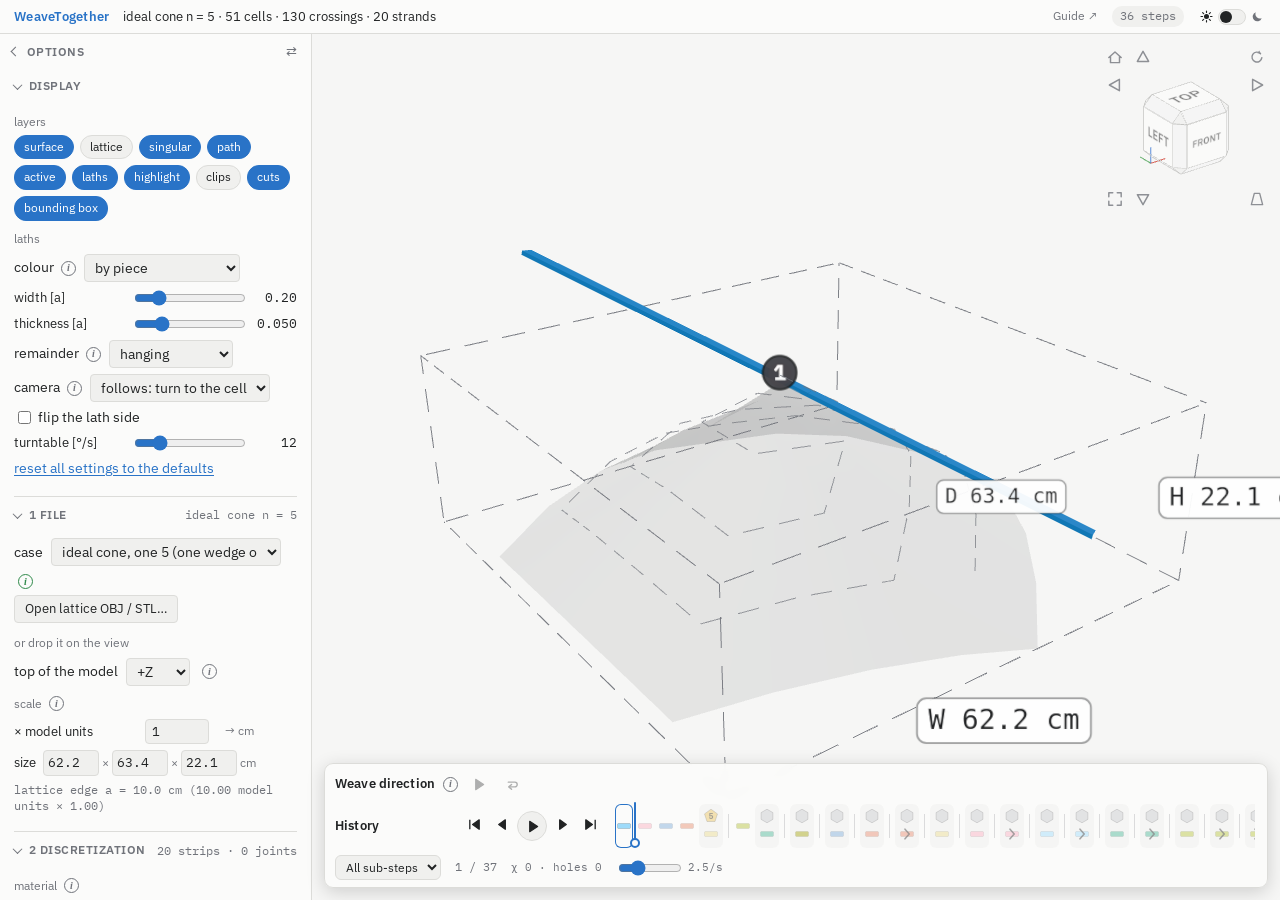
<file: index.html>
<!doctype html>
<html lang="en">
<head>
<meta charset="utf-8">
<meta name="viewport" content="width=device-width, initial-scale=1, viewport-fit=cover">
<title>WeaveTogether · weave a lattice cell by cell</title>
<link rel="stylesheet" href="https://fonts.googleapis.com/css2?family=IBM+Plex+Sans:wght@400;500;600&family=IBM+Plex+Mono:wght@400;500&display=swap">
<link rel="icon" href="data:image/svg+xml,%3Csvg xmlns='http://www.w3.org/2000/svg' viewBox='0 0 32 32'%3E%3Cpath d='M16 3 28 10v12L16 29 4 22V10z' fill='%23f6f6f5' stroke='%232973c7' stroke-width='2.5' stroke-linejoin='round'/%3E%3Ccircle cx='16' cy='16' r='4' fill='%232973c7'/%3E%3C/svg%3E">
<link rel="stylesheet" href="style.css">
<script type="importmap">
{ "imports": { "three": "./vendor/three.module.min.js",
               "three/addons/controls/OrbitControls.js": "./vendor/OrbitControls.js" } }
</script>
</head>
<body>
<div id="app">
  <header id="statusbar">
    <span class="brand">WeaveTogether</span>
    <span id="st-model" class="st">no lattice</span>
    <span id="st-strip" class="st strip" title="the strip selected on the model: its remainder — what is not woven yet at this step — and its whole length"></span>
    <span id="st-msg" class="st dim"></span>
    <a class="st link" href="WeaveTogether-Method.html" target="_blank" rel="noopener" title="Guide and method — how to read the app, how a plan is made, the patterns (the notes on how the app grew are linked at its foot)">Guide ↗</a>
    <span id="st-pill" class="st pill">…</span>
    <button id="theme-switch" class="tswitch" type="button" role="switch" aria-checked="false" aria-label="dark theme" title="light / dark — follows the system until you switch it">
      <svg class="ic" viewBox="0 0 16 16" aria-hidden="true"><circle cx="8" cy="8" r="3.1" fill="currentColor"/><g stroke="currentColor" stroke-width="1.4" stroke-linecap="round"><path d="M8 1.2v1.9M8 12.9v1.9M1.2 8h1.9M12.9 8h1.9M3.2 3.2l1.35 1.35M11.45 11.45l1.35 1.35M3.2 12.8l1.35-1.35M11.45 4.55l1.35-1.35"/></g></svg>
      <span class="track"><span class="knob"></span></span>
      <svg class="ic" viewBox="0 0 16 16" aria-hidden="true"><path d="M13.2 10.1A5.6 5.6 0 0 1 5.9 2.8a5.7 5.7 0 1 0 7.3 7.3z" fill="currentColor"/></svg>
    </button>
  </header>

  <!-- Options: one sidebar, resizable, docks left or right, folds to a tab -->
  <aside id="options" aria-label="Options">
    <div class="side-head" id="options-head">
      <button id="options-toggle" class="side-toggle" type="button" aria-expanded="true" title="show / hide the options"><span class="chev"></span><span class="t">Options</span></button>
      <button id="options-dock" class="nbtn" type="button" title="move the options to the other side of the view">⇄</button>
    </div>
    <div id="options-body" class="side-body">
    <details class="sec" id="sec-display" open>
      <summary><span class="chev"></span><h2>Display</h2><span class="sum" id="sum-display"></span></summary>
      <div class="body">
      <div class="subhead">layers</div>
      <div class="chips" id="chips">
        <button class="chip on" data-layer="surface" title="the lattice triangulation as a translucent surface: the target shape">surface</button>
        <button class="chip" data-layer="lattice" title="the lattice edges: every edge is a crossing">lattice</button>
        <button class="chip on" data-layer="cells" title="singular cells as discs with their number of sides — pale until the cell is closed">singular</button>
        <button class="chip on" data-layer="path" title="the path of the order: solid through the cells closed, dashed ahead, a hollow dot on every regular cell closed so far">path</button>
        <button class="chip on" data-layer="active" title="the cell of the current sub-step with its number">active</button>
        <button class="chip on" data-layer="laths">laths</button>
        <button class="chip on" data-layer="stroke" title="the notation of the sub-step on the strip: its path line, the part passed as a bar, the arrow at the current crossing; the dots of a lay">highlight</button>
        <button class="chip" data-layer="clips" title="a ring on every crossing still held only by friction: a clip point">clips</button>
        <button class="chip on" data-layer="cuts" title="the joint lines between the pieces of a strand">cuts</button>
        <button class="chip on" data-layer="bbox" title="the bounding box of the lattice with its three sizes in centimetres (File → scale)">bounding box</button>
      </div>
      <div class="subhead">laths</div>
      <div class="row">
        <label for="sel-lathcol">colour <button class="info" type="button" title="by piece: one hue of Paul Tol's light scheme per piece, the woven part in the light tint, the strips of the step in the vivid band of the same hue. by family: TryTriWeave's three strand families. by weaver: the colour of the weaver who threads the strip (the colours of the History tracks). by part: the part of the shape a strip is threaded in — the rings from the start fall into caps, tubes and sheets where the front splits or merges (the figure, as the planner reads it). by stress: what the shape asks of a strip per length — bending about its flat side, twist, and bending sideways, which a flat strip cannot do — from light to dark. by marker: the strips you have marked in their mark's colour, every other strip grey (4 Markers; the switch in its header sets this).">i</button></label>
        <select id="sel-lathcol" autocomplete="off"><option value="piece">by piece</option><option value="family">by family</option><option value="weaver">by weaver</option><option value="part">by part of the figure</option><option value="stress">by stress</option><option value="marker">by marker</option></select>
      </div>
      <div class="row slider">
        <label for="sl-lathw" title="the width of a strip in lattice edges of the weave; the strands lie 0.87 a apart, so strips of that width close on each other. Kept for each pattern (3 Pattern).">width [a]</label>
        <input type="range" id="sl-lathw" autocomplete="off" min="0.05" max="0.9" step="0.01" value="0.2">
        <output id="out-lathw" class="mono">0.20</output>
      </div>
      <div class="row slider">
        <label for="sl-latht">thickness [a]</label>
        <input type="range" id="sl-latht" autocomplete="off" min="0.01" max="0.2" step="0.005" value="0.05">
        <output id="out-latht" class="mono">0.050</output>
      </div>
      <div class="row">
        <label for="sel-deactive">remainder <button class="info" type="button" title="The part of a strip in hand that is not woven yet. hanging: straight on from its outermost crossing, along the material's own tangent, as long as what is left. on the surface: along its future path. hidden: not drawn.">i</button></label>
        <select id="sel-deactive" autocomplete="off"><option value="hanging">hanging</option><option value="surface">on the surface</option><option value="hidden">hidden</option></select>
      </div>
      <div class="row">
        <label for="sel-follow">camera <button class="info" type="button" title="How the view follows the cell being built. pan: the view slides to the cell, direction and distance stay. turn: the view also turns to the side of the model the cell is on — round the vertical axis and up or down only, so the model stays upright as the piece in your hands does; it never rolls. Once per cell, smooth, slower for longer moves; you can still orbit.">i</button></label>
        <select id="sel-follow" autocomplete="off"><option value="off">fixed</option><option value="pan">follows: pan</option><option value="align">follows: turn to the cell</option></select>
      </div>
      <div class="row toggles">
        <label class="check" title="The laths lie on the outside of the shape; over and under are read from that side. Where a shape has no side that is outside everywhere (a tree with a canopy), flip it: the laths move to the other side and over / under swap with it — in the view, the History bar and the exports."><input type="checkbox" id="ck-flip" autocomplete="off"> flip the lath side</label>
      </div>
      <div class="row slider">
        <label for="sl-turn">turntable [°/s]</label>
        <input type="range" id="sl-turn" autocomplete="off" min="1" max="60" step="1" value="12">
        <output id="out-turn" class="mono">12</output>
      </div>
      <div class="row"><button type="button" class="linkbtn" id="btn-defaults" title="forget the settings saved in this browser (material, method, profile, camera, layout, theme, the top of each file, the marks) and load the page as a fresh visitor sees it">reset all settings to the defaults</button></div>
      </div>
    </details>

    <details class="sec" id="sec-file" open>
      <summary><span class="chev"></span><h2>1 File</h2><span class="sum" id="sum-file"></span></summary>
      <div class="body">
      <div class="row">
        <label for="sel-case">case</label>
        <select id="sel-case" autocomplete="off"></select>
        <button class="info stat" id="i-lattice" type="button" data-src="ro-lattice">i</button>
      </div>
      <div class="row">
        <label class="btn file" title="a lattice OBJ exported from TryTriWeave (Export lattice), or any triangulated OBJ or STL (binary or ASCII) whose vertices are the cells; an STL's loose triangles are welded at their corners"><input type="file" id="file-obj" accept=".obj,.stl" hidden>Open lattice OBJ / STL…</label>
        <span class="hint">or drop it on the view</span>
      </div>
      <div class="row">
        <label for="sel-up">top of the model</label>
        <select id="sel-up" autocomplete="off">
          <option value="+z">+Z</option><option value="-z">−Z</option>
          <option value="+y">+Y</option><option value="-y">−Y</option>
          <option value="+x">+X</option><option value="-x">−X</option>
        </select>
        <button class="info" type="button" title="Which axis of the file points up; +Z leaves the file as it is. Programs differ: Z is up in Rhino and in TryTriWeave, Y in many OBJ files (Blender, Maya, scans). The model is turned so that this axis is up, and everything that knows about up follows: the view cube and the camera, the height in the size below, and the start of the weave — the lowest rim, the lower end of a closed shape. The choice is remembered for this file name.">i</button>
      </div>
      <div class="subhead">scale <button class="info" type="button" title="The size of the object: × scales the file's units to centimetres (× 1 reads them as centimetres); or type one size of the bounding box in centimetres and the object is scaled to it. A lattice exported from TryTriWeave brings the scale set there (its File → import options → scale) and sets it here. The lattice edge a (one side of a cell) follows, and with it the strip lengths and the pieces. The box itself is a layer (Display → bounding box).">i</button></div>
      <div class="nums">
        <label for="nb-scale">× model units</label><input type="number" id="nb-scale" autocomplete="off" class="num sm" min="0.001" step="0.1" value="1"><span class="unit">→ cm</span>
      </div>
      <div class="row dims">
        <label>size</label>
        <input type="number" id="nb-w" autocomplete="off" class="num xs" min="0" step="1" title="width (x)"><span class="unit">×</span>
        <input type="number" id="nb-d" autocomplete="off" class="num xs" min="0" step="1" title="depth (y)"><span class="unit">×</span>
        <input type="number" id="nb-h" autocomplete="off" class="num xs" min="0" step="1" title="height (z)"><span class="unit">cm</span>
      </div>
      <div class="readout" id="ro-scale">—</div>
      </div>
    </details>

    <details class="sec" id="sec-disc" open>
      <summary><span class="chev"></span><h2>2 Discretization</h2><span class="sum" id="sum-disc"></span></summary>
      <div class="body">
      <div class="subhead">material <button class="info" type="button" title="The length limit is the longest strip the material gives (0 = never cut), in centimetres at the scale set in File. Consecutive pieces of a strand overlap by this many crossings (the joint): the end of the later strip lies on the strip it is joined to, between that strip and the strips crossing it, pushed in from that strip's end (overlap 1, 2 …). Suggest length plans the weave at the lengths from half the limit to twice it (to the nearest 5 cm; 1 cm under 50 cm, 10 cm from 3 m) and lists every length that needs fewer strips than all shorter ones, and the limit as it is now; the marked one is the shortest that reaches the fewest strips with every joint at its full overlap. A strip holds itself by friction once it has been woven through this many crossings; until both strips of a crossing hold, the crossing is a clip point. Where a strand is cut is the planner's decision: a strip runs from where it is threaded as far as the material reaches, the next one is joined to its end; where the weaving comes back to a strand further on, a new strip starts there and the two are joined where they meet — the strip that arrives later is laid over the other's last crossings; a strip is never woven at two places.">i</button></div>
      <div class="nums">
        <label for="nb-len">length limit</label><input type="number" id="nb-len" autocomplete="off" class="num sm" min="0" step="10" value="80"><span class="unit">cm</span>
        <label for="nb-overlap">joint overlap</label><input type="number" id="nb-overlap" autocomplete="off" class="num sm" min="0" max="4" step="1" value="2"><span class="unit">crossings</span>
        <label for="nb-hold">holds after</label><input type="number" id="nb-hold" autocomplete="off" class="num sm" min="1" max="8" step="1" value="4"><span class="unit">crossings</span>
      </div>
      <div class="row len">
        <button id="btn-len" class="btn sm" type="button" title="plan the weave at the strip lengths from half to twice the limit and list the ones at which the number of strips drops; the shortest length with the fewest strips is marked">Suggest length</button>
        <span class="readout" id="ro-suggest"></span>
      </div>
      <div class="lenlist" id="len-list" hidden></div>
      <div class="subhead">plan</div>
      <div class="row">
        <label for="sel-start">start <button class="info" type="button" title="Where the weaving begins. Ring to ring: auto starts from the lowest rim — a tube from its bottom ring, a tree from its trunk base, the columns from a foot; a closed shape from the lower end of its longest axis, or, when it has a handle (a torus), from the shortest loop round it there: woven like a tube, one way round — unless from that rim most strands would turn back (a cone: every strand would be woven from both ends and need a joint); then from the start where the fewest turn back, a cone from its apex. With several weavers each takes the next rim up, then the cells farthest from the others. Cell tour: auto tries the four start rules and keeps the one that suits the profile best. In the star weave (3 Pattern) auto is the star's centre: the rounds are woven from the centre out. Or pick on the surface (Pick start…, or Shift-click): one cell per weaver, A first — a rim cell stands for its whole rim when no other weaver starts on that rim.">i</button></label>
        <select id="sel-start" autocomplete="off"><option value="auto">auto</option><option value="pick">picked on the surface</option></select>
        <button id="btn-pick" class="btn sm" type="button">Pick start…</button>
      </div>
      <div class="row">
        <label for="sel-method">method <button class="info" type="button" title="cell tour (the default): cell by cell in rings from a start cell, every crossing of a cell's fan at once; a step is a strip through a cell — the strip most of the cell's crossings lie on. ring to ring (the sequence planner, document/Planning method.md): crossing by crossing from the rims, one front at a time: the ring on the weaver's side first, the next ring there before another side, another front only when this one is finished or blocked; a strip is cut when it is threaded (the material, the strand's end, another strip, or another weaver's front) and woven from there without gaps; joints only through woven crossings; one or more weavers. In the cell tour a strip is woven on from where it is threaded too: a cell that needs a strip which is woven up to close by waits until the strip is there (the tour takes the nearest cell that can be woven), and where the tour comes back to a strand far from its woven part a new strip starts and is joined where the two meet.">i</button></label>
        <select id="sel-method" autocomplete="off"><option value="spiral">cell tour</option><option value="rings">ring to ring</option></select>
      </div>
      <div class="nums" id="row-weavers">
        <label for="nb-weavers">weavers <button class="info" type="button" title="People weaving at the same time, each from a start of their own: ring to ring — a rim each (the lowest first, then the cells farthest from the others), and where two fronts meet a strand is cut and joined; cell tour — every cell goes to the nearest start, each weaver spirals out from its own. Pick the starts on the surface (Pick start…: A, then B …). The History bar gets one track per weaver: its check box shows or hides the weaver in the view and takes its steps into the play.">i</button></label><input type="number" id="nb-weavers" autocomplete="off" class="num sm" min="1" max="6" step="1" value="1"><span class="unit">people</span>
      </div>
      <div class="subhead">profile <button class="info" type="button" title="The plan in the view, scored on seven axes from 0 at the centre to 1 on the outer ring (the filled shape), and how much each axis matters to you (the hollow handles: drag them, or pick a profile). Tune runs the optimiser — dual annealing — over the parameters of the method: it makes a few hundred plans and keeps the one that suits the profile best; the grey outline is then the plan with the default parameters. No jumps: moves longer than a strip of the material, or to another front. Short moves: the way between crossings that are not next to each other. Few joints: strips against the fewest the length limit allows. Clear way: loose ends of other strips lying across the end that is being threaded (nothing has to be held; it counts what has to be pushed aside). Few closing strips: strips joined at both ends — they have to fit between two woven parts. Figure first: the curved parts and the features (tips, saddles, bends) early. Shape held: bent strips whose cells are still open, singular cells waiting for the crossings around them, the first loop round a tube. The table under the chart has every axis with its measure and its score; rest the pointer on a row there for the definition.">i</button></div>
      <div id="radar"></div>
      <div class="row prof">
        <select id="sel-profile" autocomplete="off" title="what matters: a profile, or drag the handles"></select>
        <button id="btn-tune" class="btn sm" type="button" title="tune the parameters of the method to the profile (dual annealing)">Tune</button>
        <button id="btn-untune" class="btn sm" type="button" title="back to the default parameters" hidden>Reset</button>
      </div>
      <div class="readout tune" id="ro-tune">default parameters</div>
      <details class="proftable" id="prof-table"><summary>table · parameters</summary><div id="prof-rows"></div><div class="subhead" id="prof-params-head">parameters</div><div id="prof-params"></div></details>
      </div>
    </details>
    <details class="sec" id="sec-pat" open>
      <summary><span class="chev"></span><h2>3 Pattern</h2><span class="sum" id="sum-pat"></span></summary>
      <div class="body">
      <div class="subhead">weave <button class="info" type="button" title="The pattern the lattice is woven in. A card shows the pattern on one cell (left) and on the cell with the six cells round it (right), painted from the pattern's own rule. Hexagonal weave (六角孔編): one strip through every crossing, over and under in turn. Star weave (蛛網編): the hexagonal weave with every strand in several strips lying against each other — a band on every side of a hole; where two bands cross, every strip of one crosses every strip of the other, and at the corners of a centre they nest as a V. Star in rounds (蛛網編 read as rounds): the strands of the hexagonal weave as wide strips that close on each other, woven in rounds round one cell — each round pushed under the strips that already cross its place. Hemp leaf (麻葉編): the hexagonal weave with a centre strip along every lattice line (the 米 in each cell), between the two strips of every crossing; in a cell of 5 or 7 sides the centre strips end. Mad weave (亀甲編): three strips deep, each over two and under one both ways; every cell becomes a star of rhombi, on a finer lattice (√3), with strips half a lattice edge wide. Under the cards: the settings the pattern in use has, if it has any.">i</button></div>
      <div class="patgrid" id="pat-grid" role="radiogroup" aria-label="weave pattern"></div>
      <div class="patopts" id="pat-opts" hidden>
        <div class="row" id="row-pat-centre">
          <label><span id="lb-centre">centres</span> <button class="info" id="info-centre" type="button" title="The cells the star is woven round: at their corners the strips of the bands nest as a V, the strip nearer the hole on top. By default one singular cell — the highest one; on a lattice without one, the middle of the patch. Pick…: click cells on the model to make them centres (a cell with six sides works too), click a centre again to take it off; the centres wear a small ring while you pick. Every singular: all cells of 5 or 7 sides at once. default: back to the one.">i</button></label>
          <button id="btn-centre" class="btn sm" type="button">Pick…</button>
          <button id="btn-centre-all" class="btn sm" type="button" title="every cell of 5 or 7 sides is a centre (again: back to the default one)">Every singular</button>
          <button id="btn-centre-auto" class="linkbtn" type="button" hidden>default</button>
        </div>
        <div class="nums" id="row-pat-strips">
          <label for="nb-strips">strips <button class="info" type="button" title="How many strips lie side by side where the hexagonal weave has one strand: 2 to 5. The strips are as wide as fit side by side in a band that just closes the triangles of the hexagonal weave (Display → laths → width makes them narrower, not wider). Every strip is a step of its own in the History bar, in the order set below (pass by pass: the middle strip of every band is woven first, as the hexagonal weave, cell by cell).">i</button></label><input type="number" id="nb-strips" autocomplete="off" class="num sm" min="2" max="5" step="1" value="3"><span class="unit">in a band</span>
        </div>
        <div class="row" id="row-pat-order">
          <label for="sel-star-order">order <button class="info" type="button" title="The order of the strips. Band by band: the star is woven from its centre, every strip a step of its own and no hexagonal weave first — round the centre the strip nearest the hole on every side, then the second on every side, then the third; from there outward one band after the other, each from its strip nearest the centre out. The bands are named S1, S2 … in that order; in a band the first strip carries the band's name, the next ones b and c. One weaver; the method and the profile of 2 Discretization do not come into it, the length limit and the overlap do. Pass by pass: first the whole hexagonal weave, cell by cell as the method plans it (the middle strip of every band), then a second strip for every band, then a third for every band.">i</button></label>
          <select id="sel-star-order" autocomplete="off"><option value="band">band by band</option><option value="pass">pass by pass</option></select>
        </div>
        <div class="nums" id="row-pat-rounds">
          <label for="nb-rounds">rounds <button class="info" type="button" title="How many rounds of strips are woven by the rule of the rounds, counted from the centre (with several centres: at every crossing from the centre nearest to it): round 1 is the ring of the hexagonal weave round the centre cell. 0: every round — out to the rim, or all the way round a closed shape. Strips beyond the last round go over and under in turn.">i</button></label><input type="number" id="nb-rounds" autocomplete="off" class="num sm" min="0" max="60" step="1" value="0"><span class="unit">0 = every round</span>
        </div>
        <div class="row" id="row-pat-method">
          <label for="sel-hemp">centre strips <button class="info" type="button" title="How the centre strips come into the weave — it depends on the material. Threaded afterwards: the hexagonal weave is made first, then every centre strip is pushed along its line, between the two strips of each crossing — a step of its own for every strip (差し六つ目). Laid in as you weave: a centre strip is laid in at every crossing as that crossing is made; the crossing's tag in the History bar carries a bar, and the strip's name where it is picked up. Either way the centre strips are strips of the plan: cut to the length limit, joined by the overlap, in the length charts.">i</button></label>
          <select id="sel-hemp" autocomplete="off"><option value="after">threaded afterwards</option><option value="along">laid in as you weave</option></select>
        </div>
        <div class="row toggles" id="row-pat-hand">
          <label class="check" title="The pattern as its mirror image: the V at a centre's corners nested the other way round (star weave), a round laid the other way round (star in rounds), the twill leaning the other way (mad weave). Both are woven; which one a sheet shows depends on the side it is drawn from."><input type="checkbox" id="ck-hand" autocomplete="off"> mirror image</label>
        </div>
      </div>
      </div>
    </details>
    <details class="sec" id="sec-mark" open>
      <summary><span class="chev"></span><h2>4 Markers</h2><span class="sum" id="sum-mark"></span><button id="mk-switch" class="tswitch mk" type="button" role="switch" aria-checked="false" aria-label="show the reference marks" title="Show the reference marks — the cells and strips you have marked on your piece. On: the laths are coloured by marker (Display → laths → colour) and the marked cells get a ring; off: the colouring there was before. With nothing marked yet it starts the marking."><span class="track"><span class="knob"></span></span></button></summary>
      <div class="body">
      <div class="row mkadd">
        <button id="btn-mark" class="btn sm" type="button" title="mark cells and strips on the model: click a strip, or the opening of a cell — as often as you like; Esc or this button ends">Add from the model…</button>
        <button class="info" type="button" title="Reference marks tie the piece in your hands to the model on the screen: put a clip, a tape or a pen mark on a strip or at a cell of the real weave, and mark the same strip or cell here in the same colour. Add from the model, then click a strip (the strip as the plan cuts it) or the opening of a cell. In the list: the check box shows or hides a mark, the colour field sets its colour, the name is yours (red clip, start, corner …), × removes it; hovering a row lights the strip or cell on the model. The switch in the header of this section shows the marks — it colours the laths by marker: marked strips in their colour, the rest grey; it stays in reach when the section is folded. The marks are kept in this browser for this file name; a strip mark stays on the strip that holds the crossing you clicked when the plan is cut differently.">i</button>
        <span class="hint" id="mk-hint">a strip, or the opening of a cell</span>
      </div>
      <div id="mk-list" class="mklist"></div>
      <div class="row" id="mk-foot" hidden><button type="button" class="linkbtn" id="btn-mark-clear" title="remove every mark of this file">remove all</button></div>
      </div>
    </details>
    <details class="sec" id="sec-len" open>
      <summary><span class="chev"></span><h2>5 Lengths</h2><span class="sum" id="sum-len"></span></summary>
      <div class="body">
      <div class="subhead">strands, before the cut <button class="info" type="button" title="One row per strand of the lattice, longest at the top, its length in centimetres along the axis (the scale set in File); the list scrolls. The dashed line is the length limit: a strand past it is cut into strips. Hover a bar to light the strand's strips on the model; click it to select them (Shift, ⌘ or Ctrl: add or remove); drag a window around the ends of bars to select the strips of those strands.">i</button></div>
      <div id="len-strands" class="lchart"></div>
      <div class="subhead">strips, after the cut <button class="info" type="button" title="One row per strip as the plan cuts it (joints included), longest at the top, on the same axis; the list scrolls. Orange: strips with fewer than 2k + 1 crossings (k = the joint overlap), too short to be joined at both ends. The dashed line is the length limit, the dotted one the usable minimum. Hover a bar to light the strip on the model; click it to select it (Shift, ⌘ or Ctrl: add or remove); drag a window to select every strip whose length — the end of its bar — lies inside it, and see them on the model. Esc, or a click beside the bars, clears.">i</button></div>
      <div id="len-pieces" class="lchart"></div>
      <div class="readout lensel" id="ro-lensel" hidden><span class="txt"></span> <button type="button" class="linkbtn" id="btn-lensel-clear">clear</button></div>
      <div class="readout" id="ro-len">—</div>
      </div>
    </details>
    </div>
    <div id="tip-sources" hidden>
      <div class="readout" id="ro-lattice">—</div>
    </div>
    <div id="options-resize" class="resizer" role="separator" aria-orientation="vertical" aria-label="resize the options" tabindex="0" title="drag to resize the options (double-click: default width)"></div>
  </aside>

  <main id="viewport">
    <canvas id="gl"></canvas>
    <div id="nav" aria-label="view navigation">
      <button class="nb" id="nav-home" title="Home view (H)"><svg viewBox="0 0 16 16"><path d="M2.5 8.5 8 3.5l5.5 5M4 7.3V13h8V7.3" fill="none" stroke="currentColor" stroke-width="1.3" stroke-linejoin="round" stroke-linecap="round"/></svg></button>
      <button class="nb arrow" id="nav-up" title="Roll the model up 90°"><svg viewBox="0 0 16 16"><path d="M8 3.5 12.5 11.5h-9z" fill="none" stroke="currentColor" stroke-width="1.2" stroke-linejoin="round"/></svg></button>
      <button class="nb" id="nav-turn" title="Turntable (T)"><svg viewBox="0 0 16 16"><path d="M12.3 8.6A4.4 4.4 0 1 1 11.1 5" fill="none" stroke="currentColor" stroke-width="1.3" stroke-linecap="round"/><path d="M11.4 5.2 8.3 4.6l1.7-2.3z" fill="currentColor"/></svg></button>
      <button class="nb arrow" id="nav-left" title="Roll the model left 90°"><svg viewBox="0 0 16 16"><path d="M3.5 8 11.5 3.5v9z" fill="none" stroke="currentColor" stroke-width="1.2" stroke-linejoin="round"/></svg></button>
      <canvas id="navcube" width="112" height="112"></canvas>
      <button class="nb arrow" id="nav-right" title="Roll the model right 90°"><svg viewBox="0 0 16 16"><path d="M12.5 8 4.5 3.5v9z" fill="none" stroke="currentColor" stroke-width="1.2" stroke-linejoin="round"/></svg></button>
      <button class="nb" id="nav-fit" title="Fit (F)"><svg viewBox="0 0 16 16"><path d="M2.5 6V2.5H6M10 2.5h3.5V6M13.5 10v3.5H10M6 13.5H2.5V10" fill="none" stroke="currentColor" stroke-width="1.3" stroke-linejoin="round" stroke-linecap="round"/></svg></button>
      <button class="nb arrow" id="nav-down" title="Roll the model down 90°"><svg viewBox="0 0 16 16"><path d="M8 12.5 3.5 4.5h9z" fill="none" stroke="currentColor" stroke-width="1.2" stroke-linejoin="round"/></svg></button>
      <button class="nb" id="nav-proj" title="Perspective — click for orthographic (P)"><svg viewBox="0 0 16 16" class="ic-persp"><path d="M3 13 5.6 3h4.8L13 13z" fill="none" stroke="currentColor" stroke-width="1.2" stroke-linejoin="round"/></svg><svg viewBox="0 0 16 16" class="ic-ortho" hidden><path d="M3.5 3.5h9v9h-9z" fill="none" stroke="currentColor" stroke-width="1.2" stroke-linejoin="round"/></svg></button>
    </div>
    <div id="pickhint" hidden>click a cell to start there · Esc cancels</div>
    <div id="drop" hidden>drop a lattice OBJ or STL</div>

    <!-- History: the play bar — the weaving direction and the over / under sequence of the sub-step above the chips -->
    <div id="history" aria-label="History">
      <div class="hrow dir">
        <span class="hlabel">Weave direction <button class="info" type="button" title="The crossings of this step in the order they are made: over or under for the strip in hand (for two strips already in hand, the later one). In the other colour: the overlap of a joint — the end of a strip laid on the strip it is joined to, pushed in from that strip's end crossing by crossing (overlap 1, 2 …); it lies between that strip and the strip crossing there, so it goes over or under as the strip beneath does. The joint comes before the strip's first crossing when it goes on from that strip's end, after its last where two woven parts meet. The view shows which strip and where: the bar on the strip is the part already threaded, the arrow stands before the current crossing. ▶ plays the crossings one by one; ⮌ reverses the direction (cell tour). A tag with a ring is a clip point (held by friction only).">i</button></span>
        <button class="hb" id="d-play" title="play the crossings of this step (⇧space)"><svg viewBox="0 0 16 16" class="ic-play"><path d="M5 2.5v11L13.5 8z" fill="currentColor" stroke="currentColor" stroke-width="1.2" stroke-linejoin="round"/></svg><svg viewBox="0 0 16 16" class="ic-pause" hidden><path d="M3.8 3h3.2v10H3.8zM9 3h3.2v10H9z" fill="currentColor"/></svg></button>
        <button class="hb" id="d-rev" title="reverse the weaving direction of this strip (R)"><svg viewBox="0 0 16 16"><path d="M3.5 5.5h7a2.5 2.5 0 0 1 0 5H5" fill="none" stroke="currentColor" stroke-width="1.5" stroke-linecap="round"/><path d="M7 8 4 10.5 7 13" fill="none" stroke="currentColor" stroke-width="1.5" stroke-linecap="round" stroke-linejoin="round"/></svg></button>
        <div class="dseq" id="d-seq"></div>
      </div>
      <div class="hrow hist">
        <span class="hlabel">History</span>
        <div class="hbtns">
          <button class="hb" id="h-first" title="first step (Home)"><svg viewBox="0 0 16 16"><path d="M3 3v10M13 3 6 8l7 5z" fill="currentColor" stroke="currentColor" stroke-width="1.4" stroke-linejoin="round"/></svg></button>
          <button class="hb" id="h-prev" title="previous step (←)"><svg viewBox="0 0 16 16"><path d="M11 3 4 8l7 5z" fill="currentColor" stroke="currentColor" stroke-width="1.4" stroke-linejoin="round"/></svg></button>
          <button class="hb play" id="h-play" title="play (space)"><svg viewBox="0 0 16 16" class="ic-play"><path d="M5 2.5v11L13.5 8z" fill="currentColor" stroke="currentColor" stroke-width="1.2" stroke-linejoin="round"/></svg><svg viewBox="0 0 16 16" class="ic-pause" hidden><path d="M3.8 3h3.2v10H3.8zM9 3h3.2v10H9z" fill="currentColor"/></svg></button>
          <button class="hb" id="h-next" title="next step (→)"><svg viewBox="0 0 16 16"><path d="M5 3 12 8l-7 5z" fill="currentColor" stroke="currentColor" stroke-width="1.4" stroke-linejoin="round"/></svg></button>
          <button class="hb" id="h-last" title="last step (End)"><svg viewBox="0 0 16 16"><path d="M13 3v10M3 3l7 5-7 5z" fill="currentColor" stroke="currentColor" stroke-width="1.4" stroke-linejoin="round"/></svg></button>
        </div>
        <div class="hlanes" id="h-lanes"></div>
        <div class="htrack" id="h-track"><div class="hicons" id="h-icons"></div><div id="h-marker" class="hmarker" title="the history marker: drag it to roll the weave back or forward" hidden><span class="line"></span><span class="dot"></span></div></div>
      </div>
      <div class="hside">
        <select id="h-filter" title="All steps: play step by step. All sub-steps: play every crossing of a step (its weave direction), then the next step."><option value="steps">All steps</option><option value="ticks" selected>All sub-steps</option></select>
        <span class="hread mono" id="h-read">—</span>
        <span class="htopo mono" id="h-topo"></span>
        <label class="hspeed" title="steps (or crossings) per second while playing">
          <input type="range" id="h-speed" min="0.5" max="8" step="0.5" value="2.5"><span class="mono" id="h-speed-out">2.5/s</span>
        </label>
      </div>
    </div>
  </main>
</div>

<div id="modal" hidden>
  <div class="modal-card">
    <div class="modal-head"><span id="modal-title">Export</span><button id="modal-close" class="btn">Close</button></div>
    <p class="hint" id="modal-hint"></p>
    <textarea id="modal-text" spellcheck="false"></textarea>
    <div class="row buttons"><button id="modal-copy" class="btn primary">Copy</button><a id="modal-download" class="btn" download="plan.json">Download</a></div>
  </div>
</div>
<div id="tipcard" hidden></div>
<script type="module" src="js/app.js"></script>
</body>
</html>
</file>
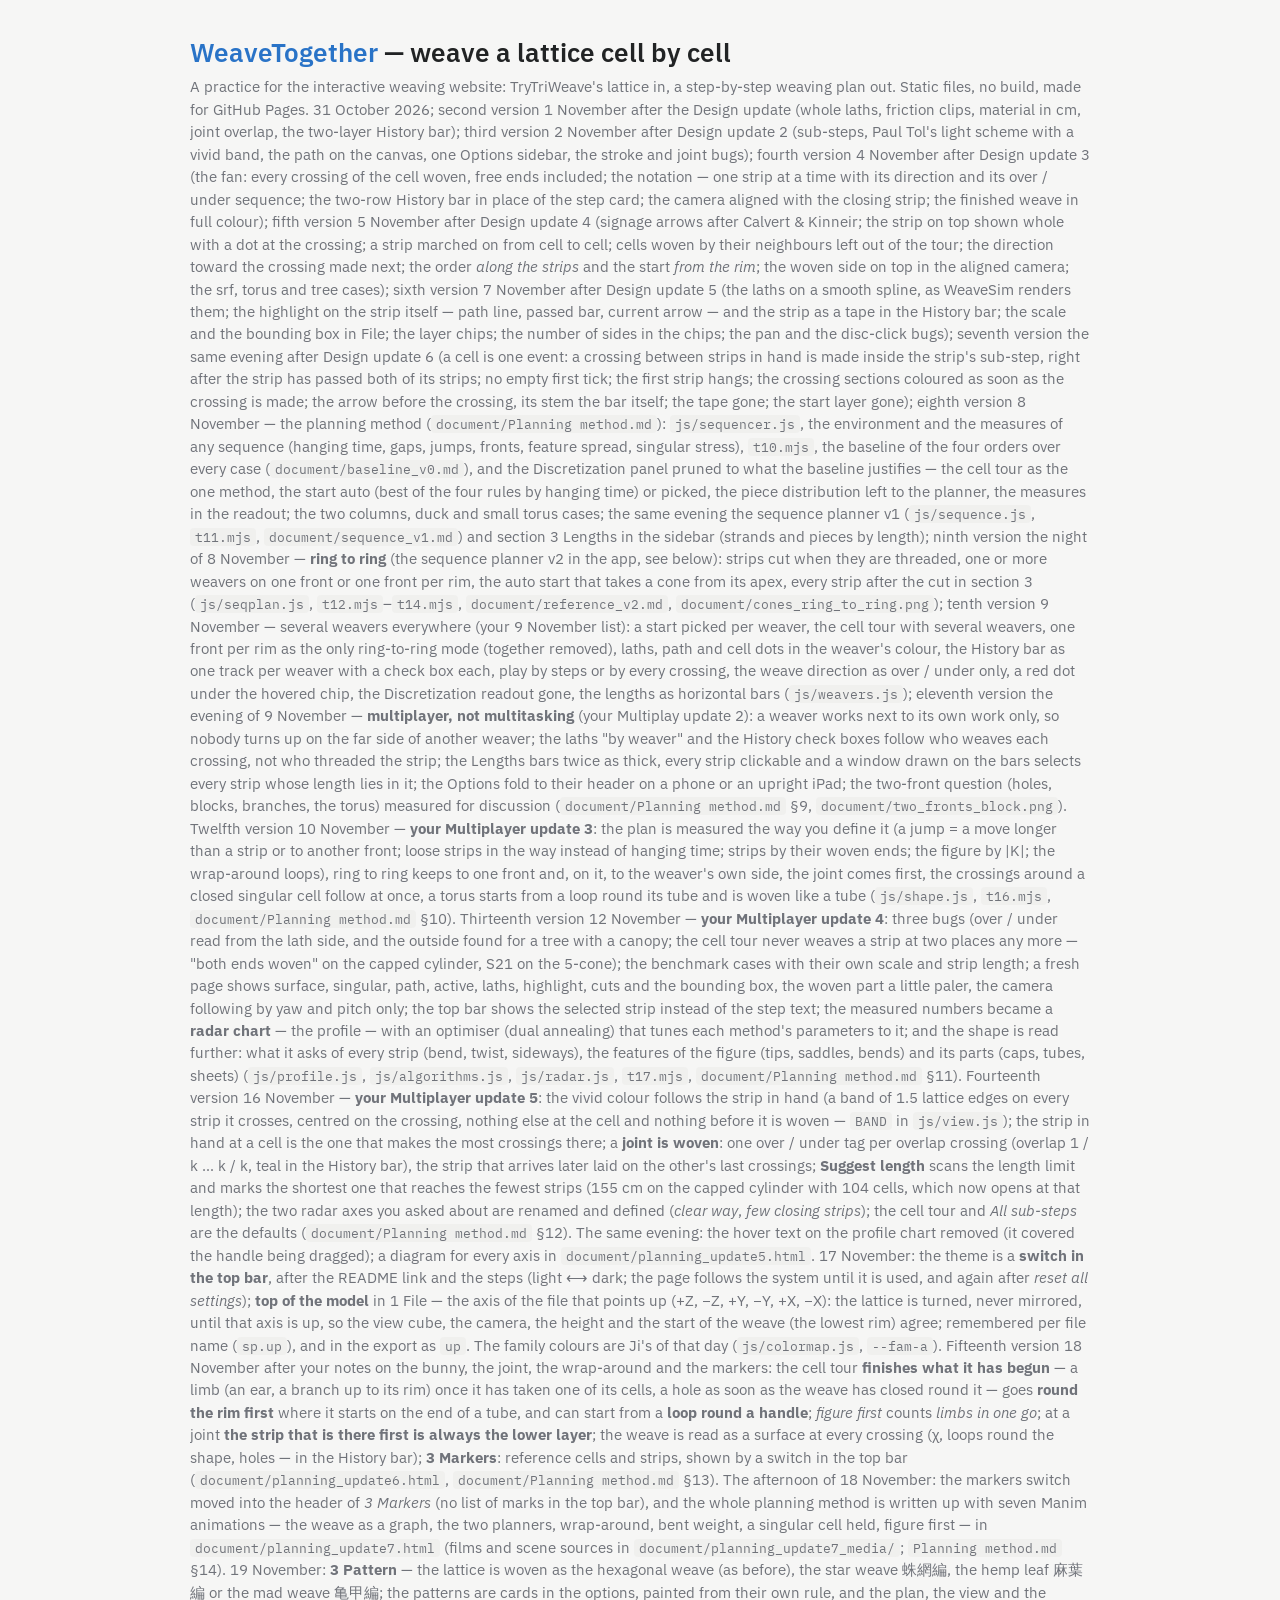
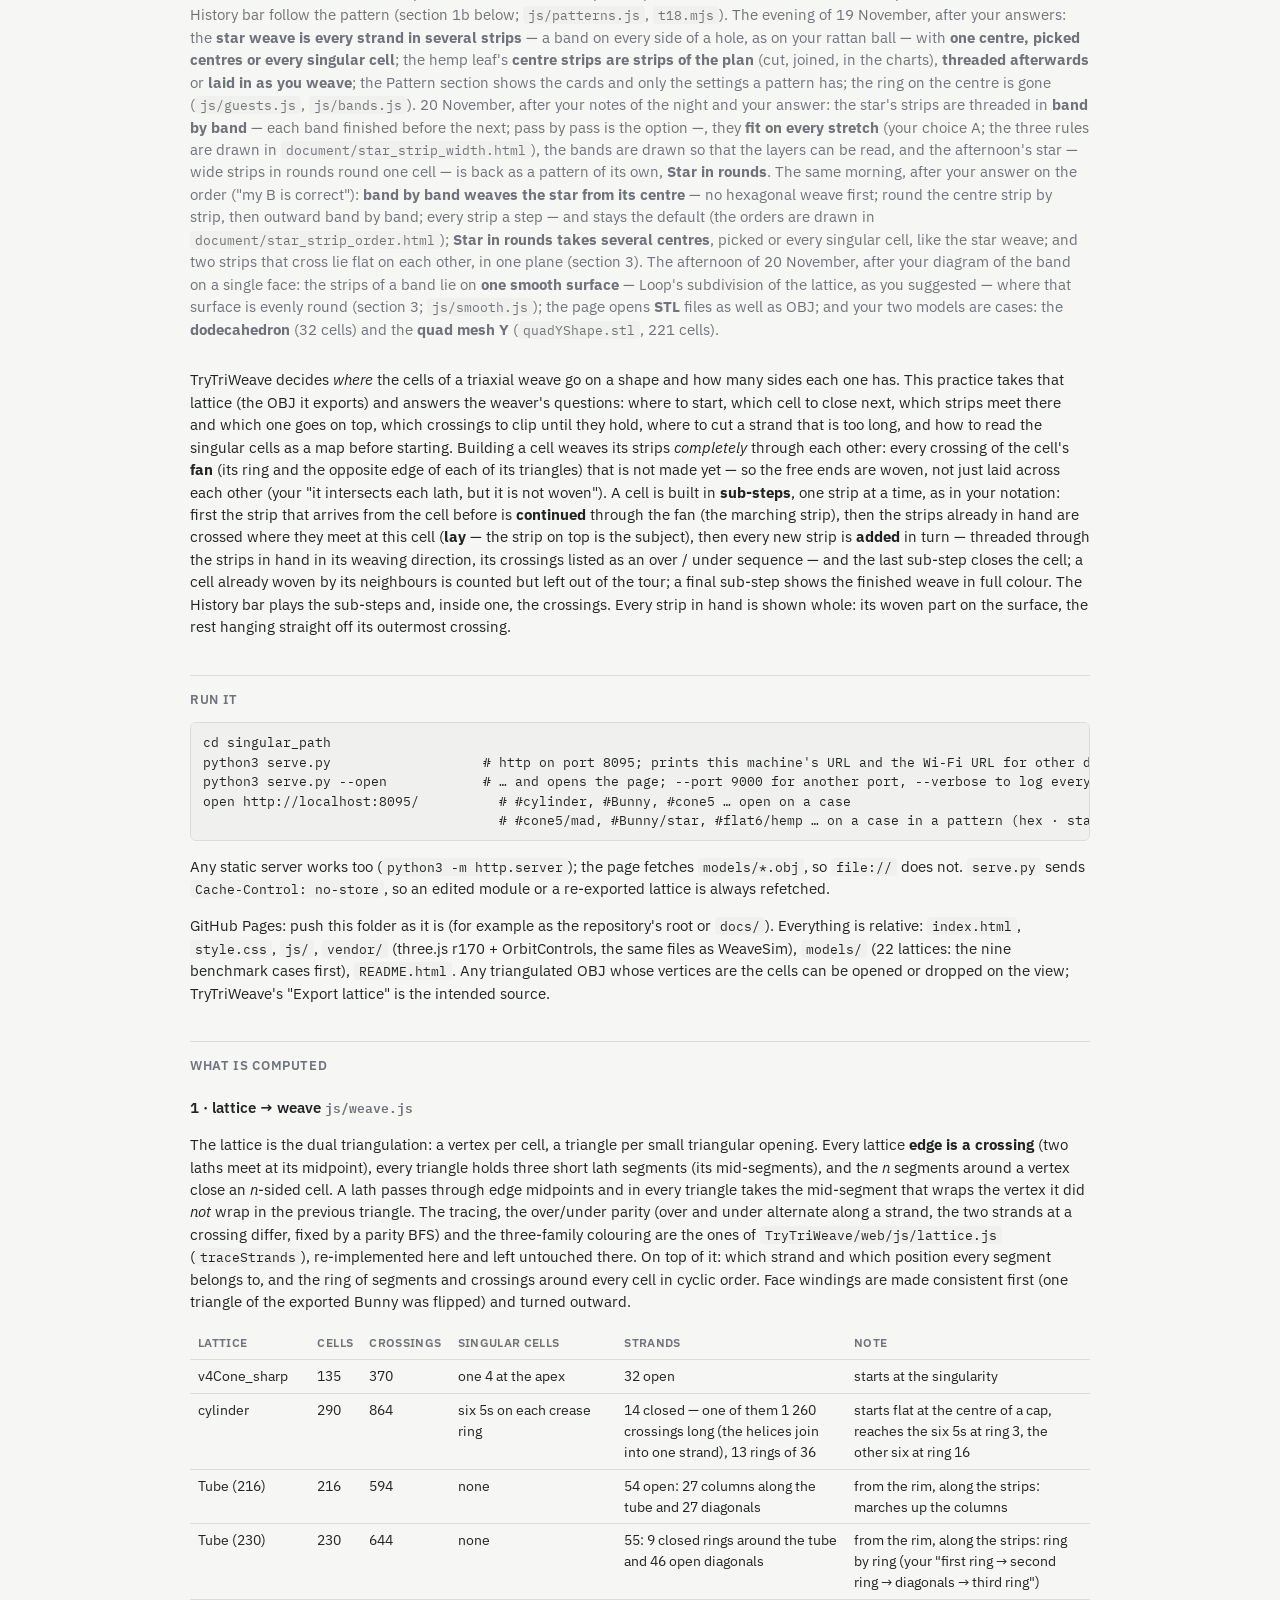
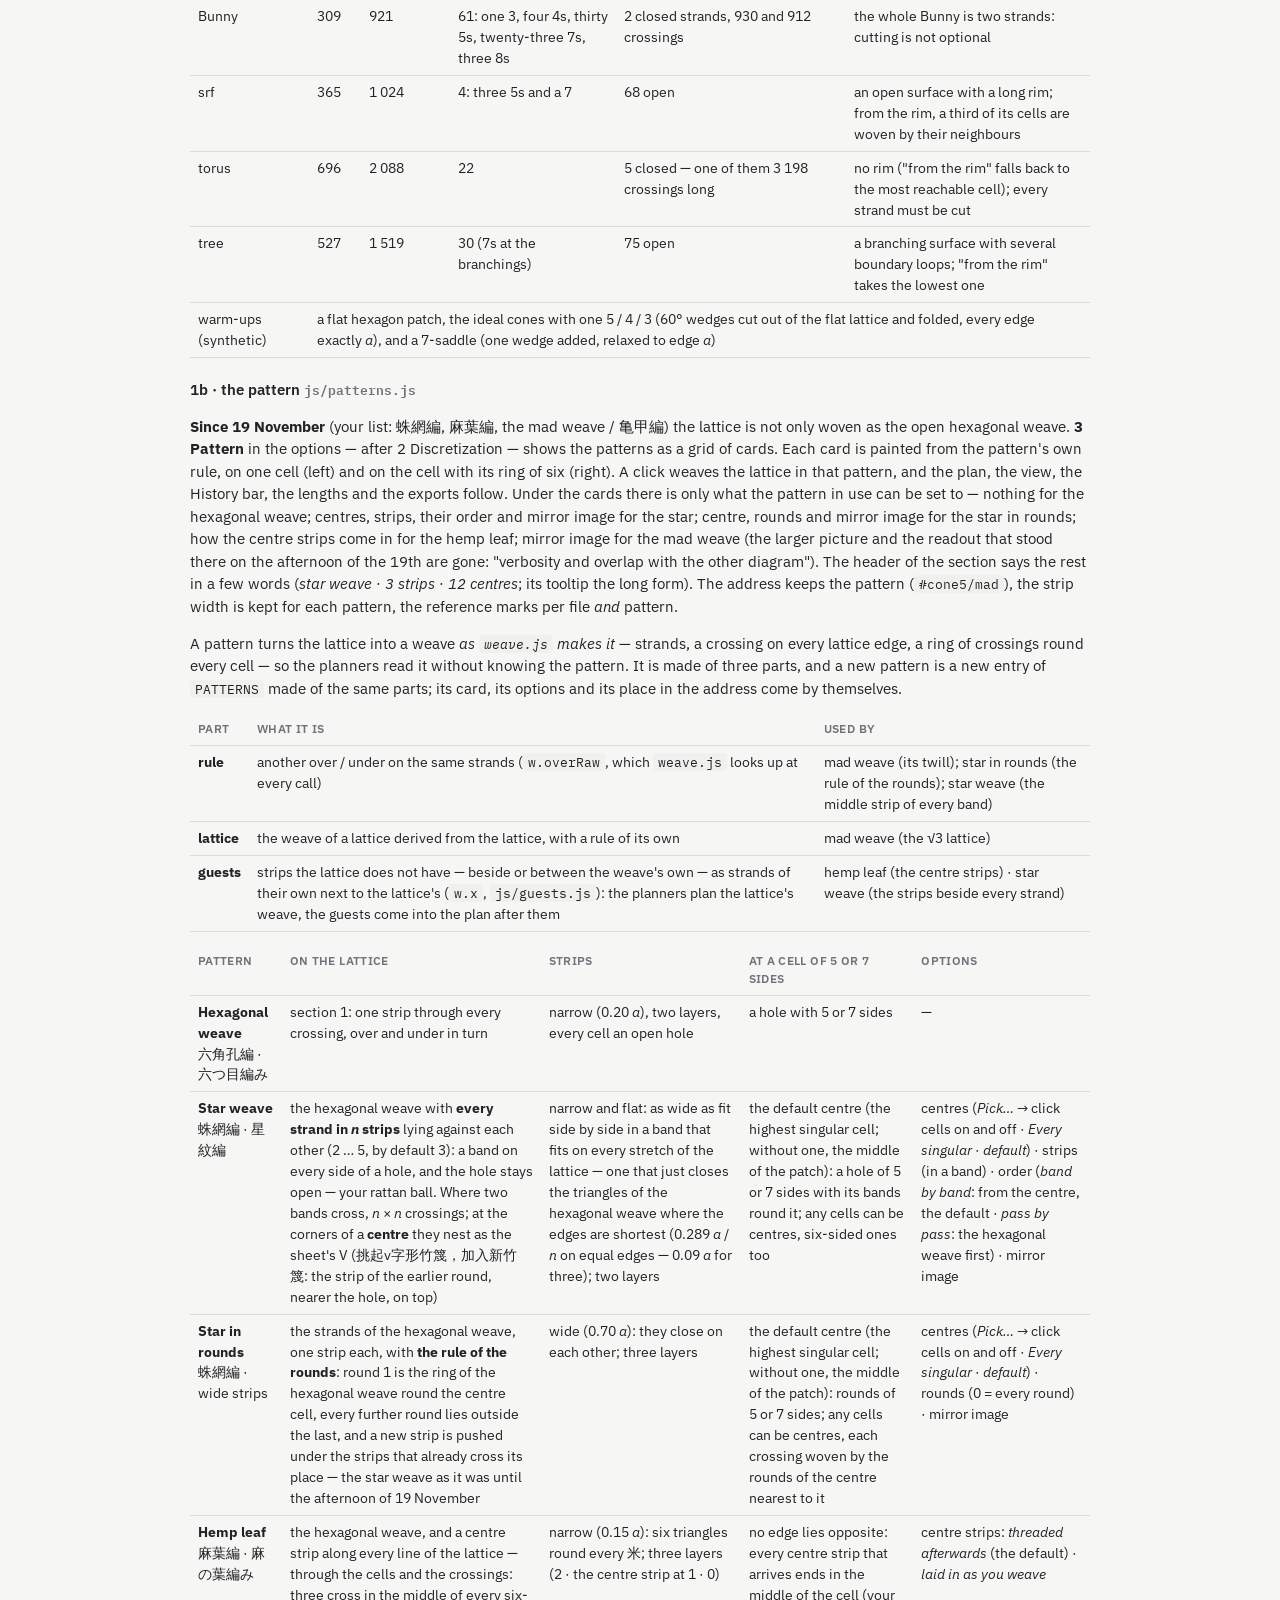
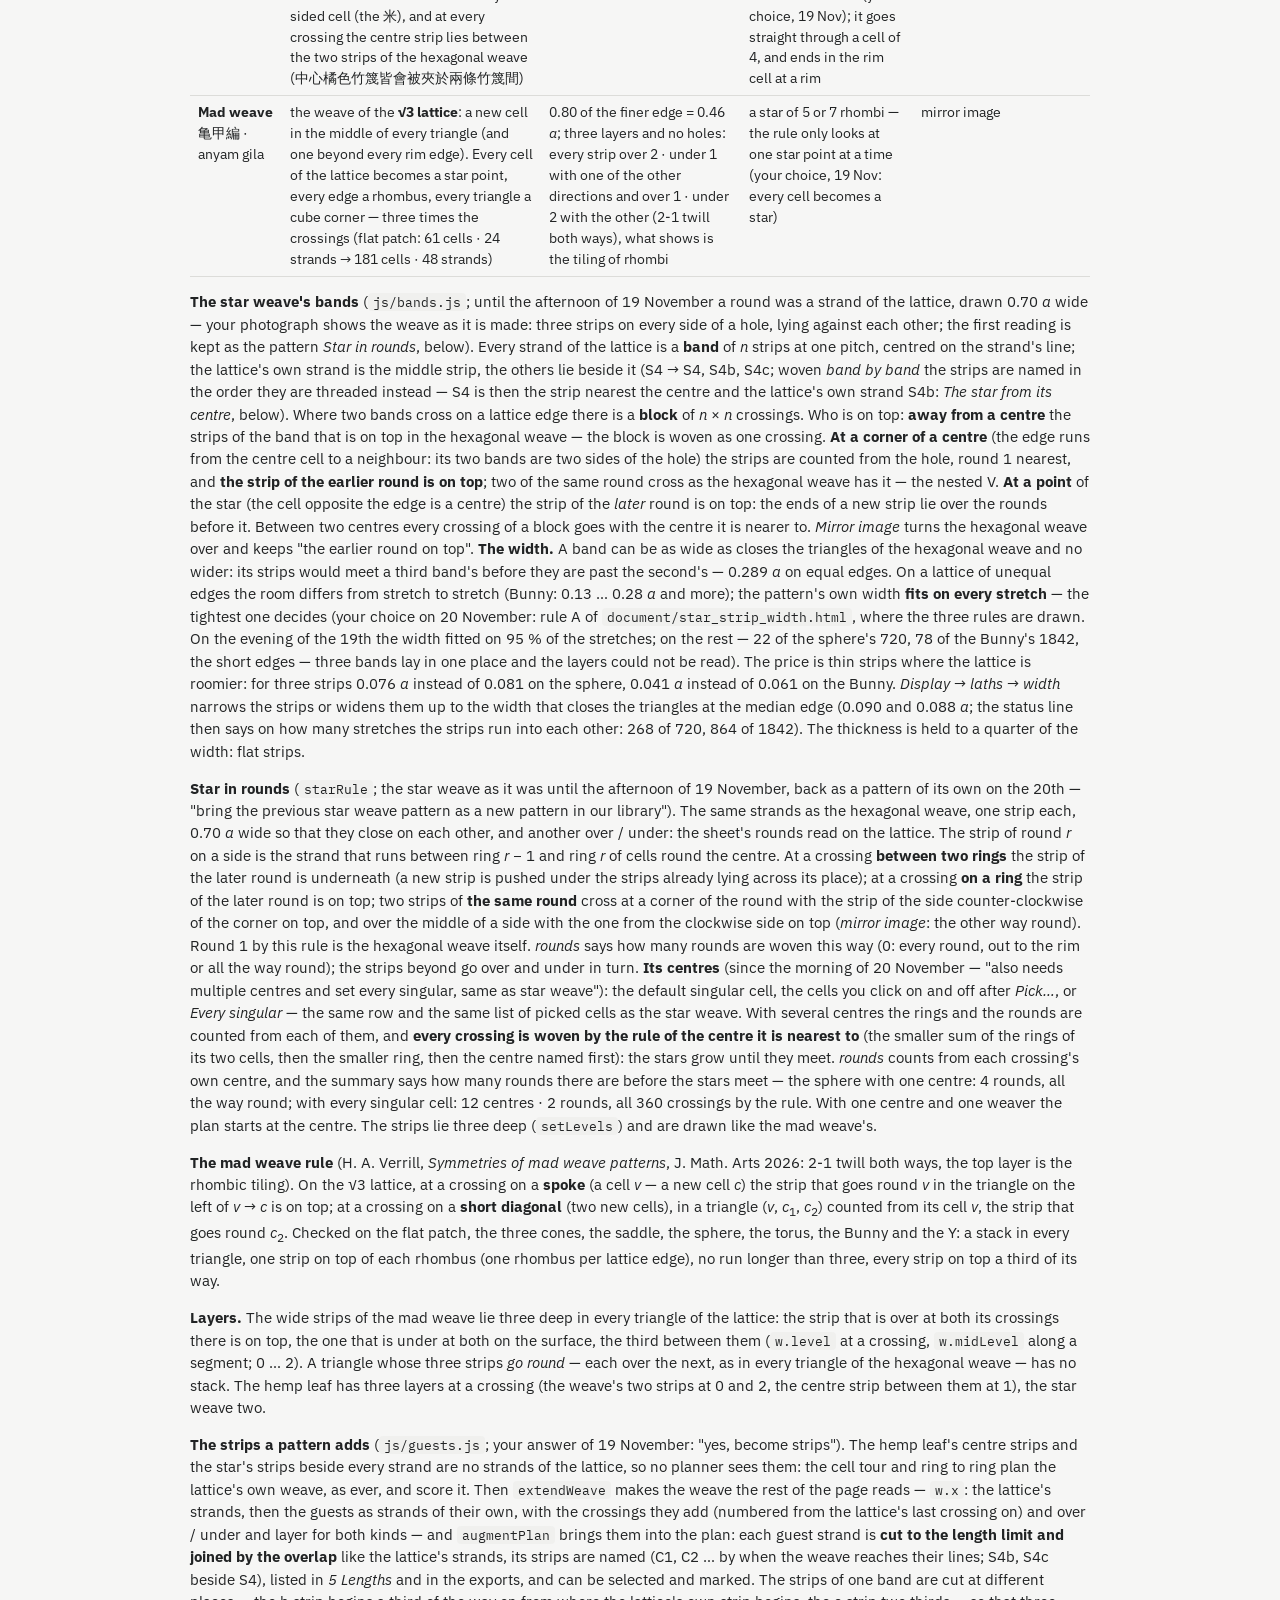
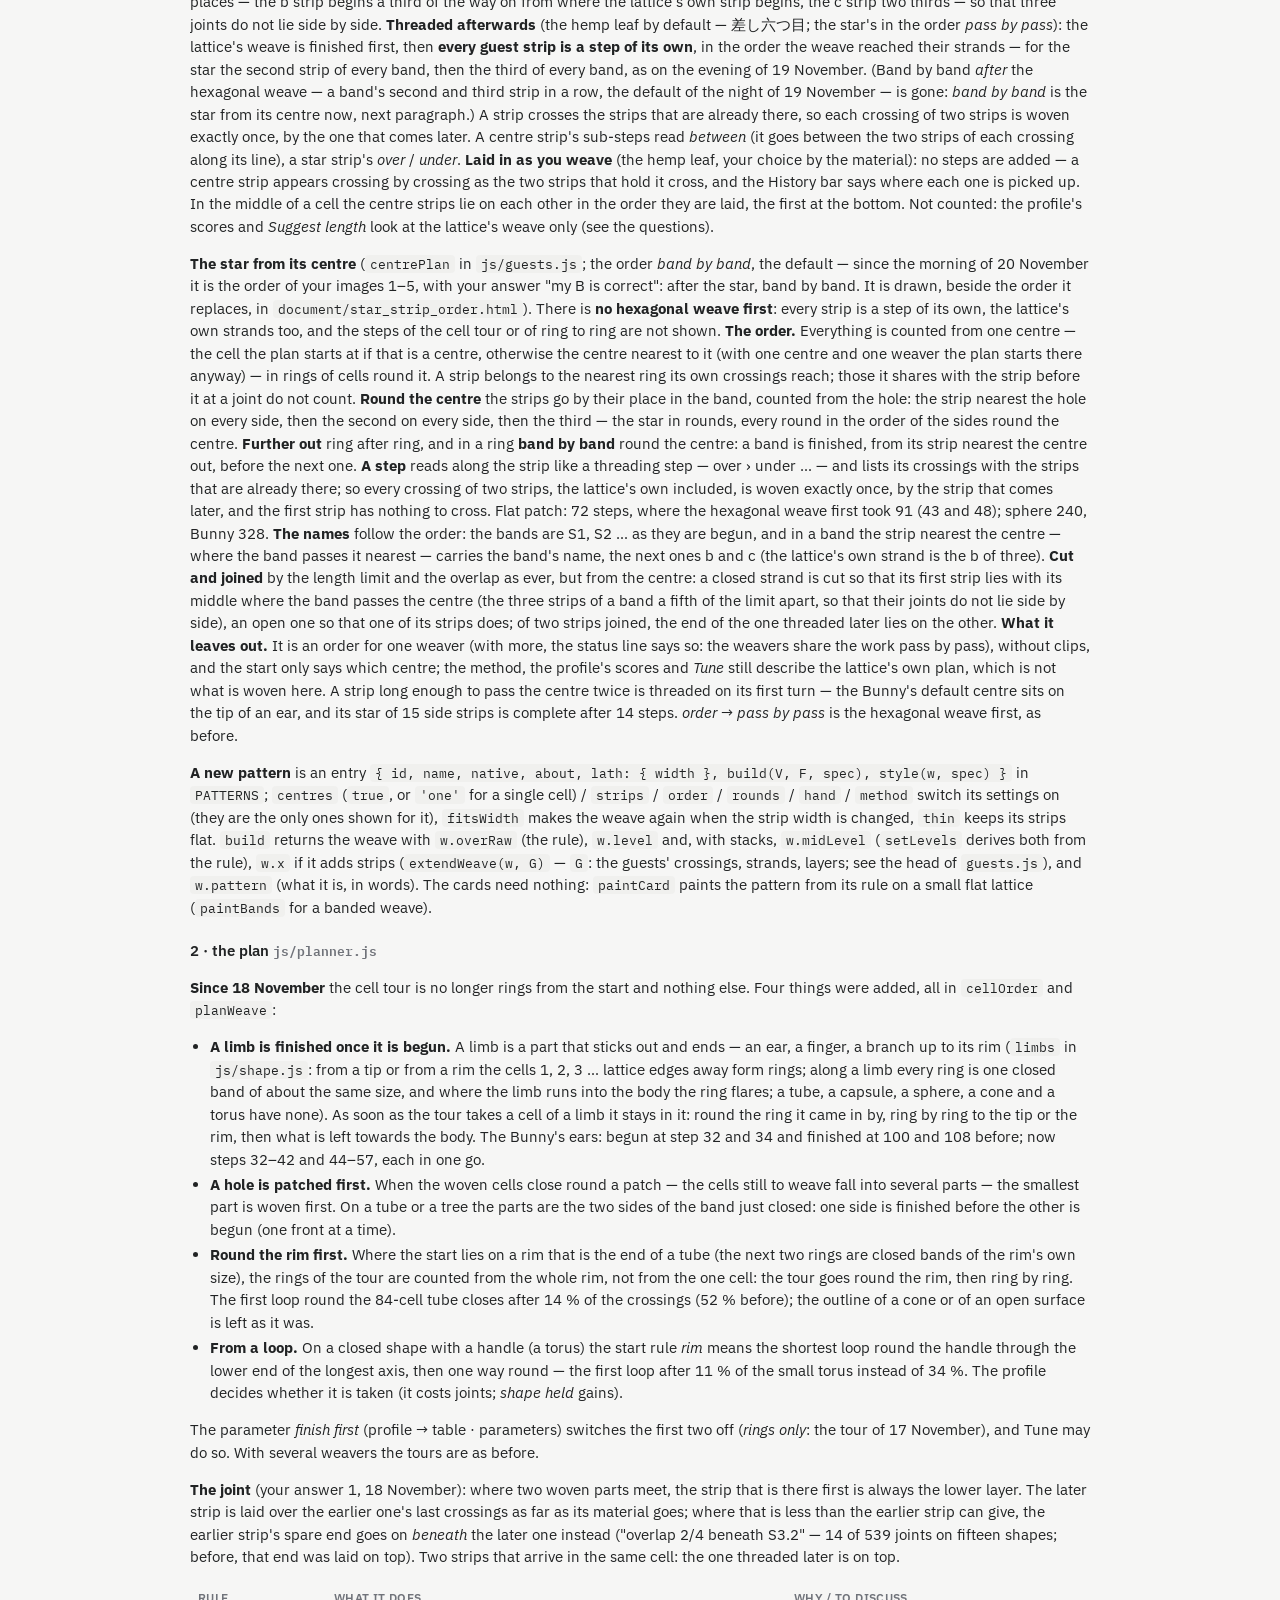
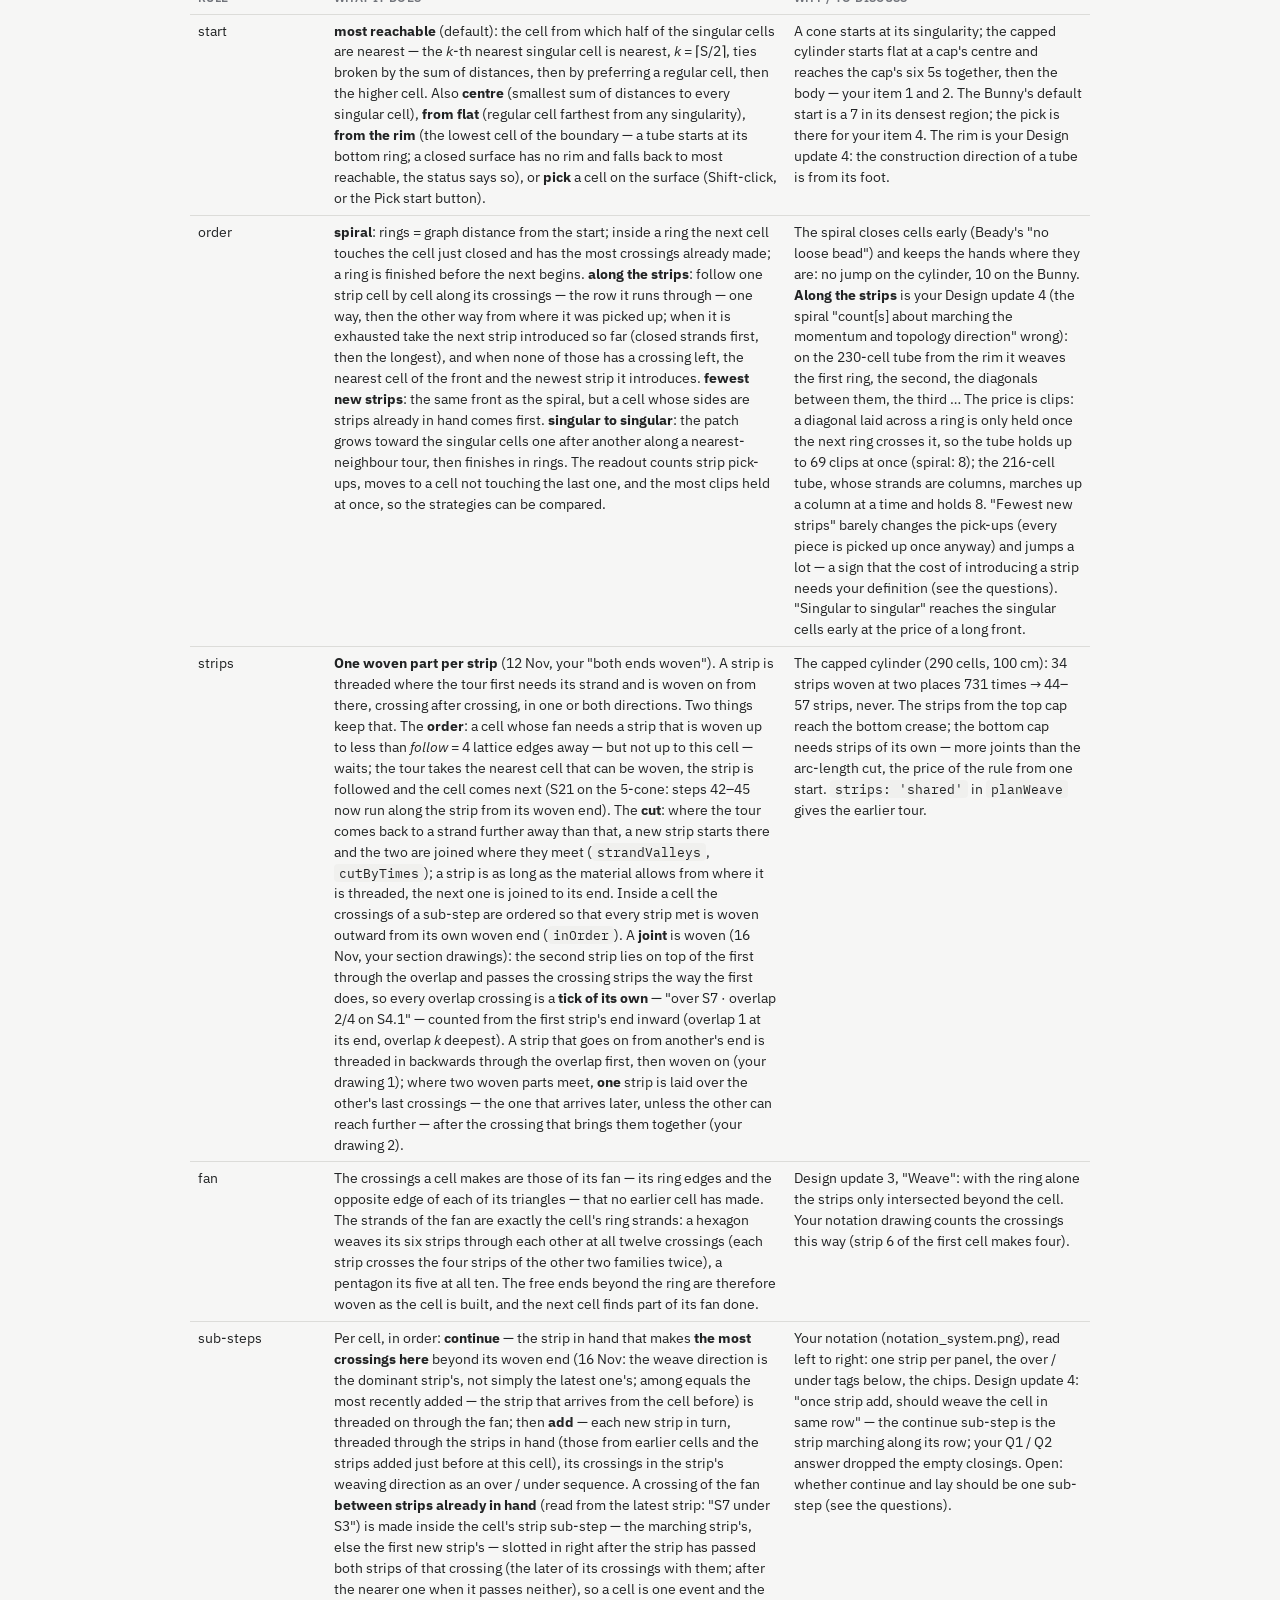
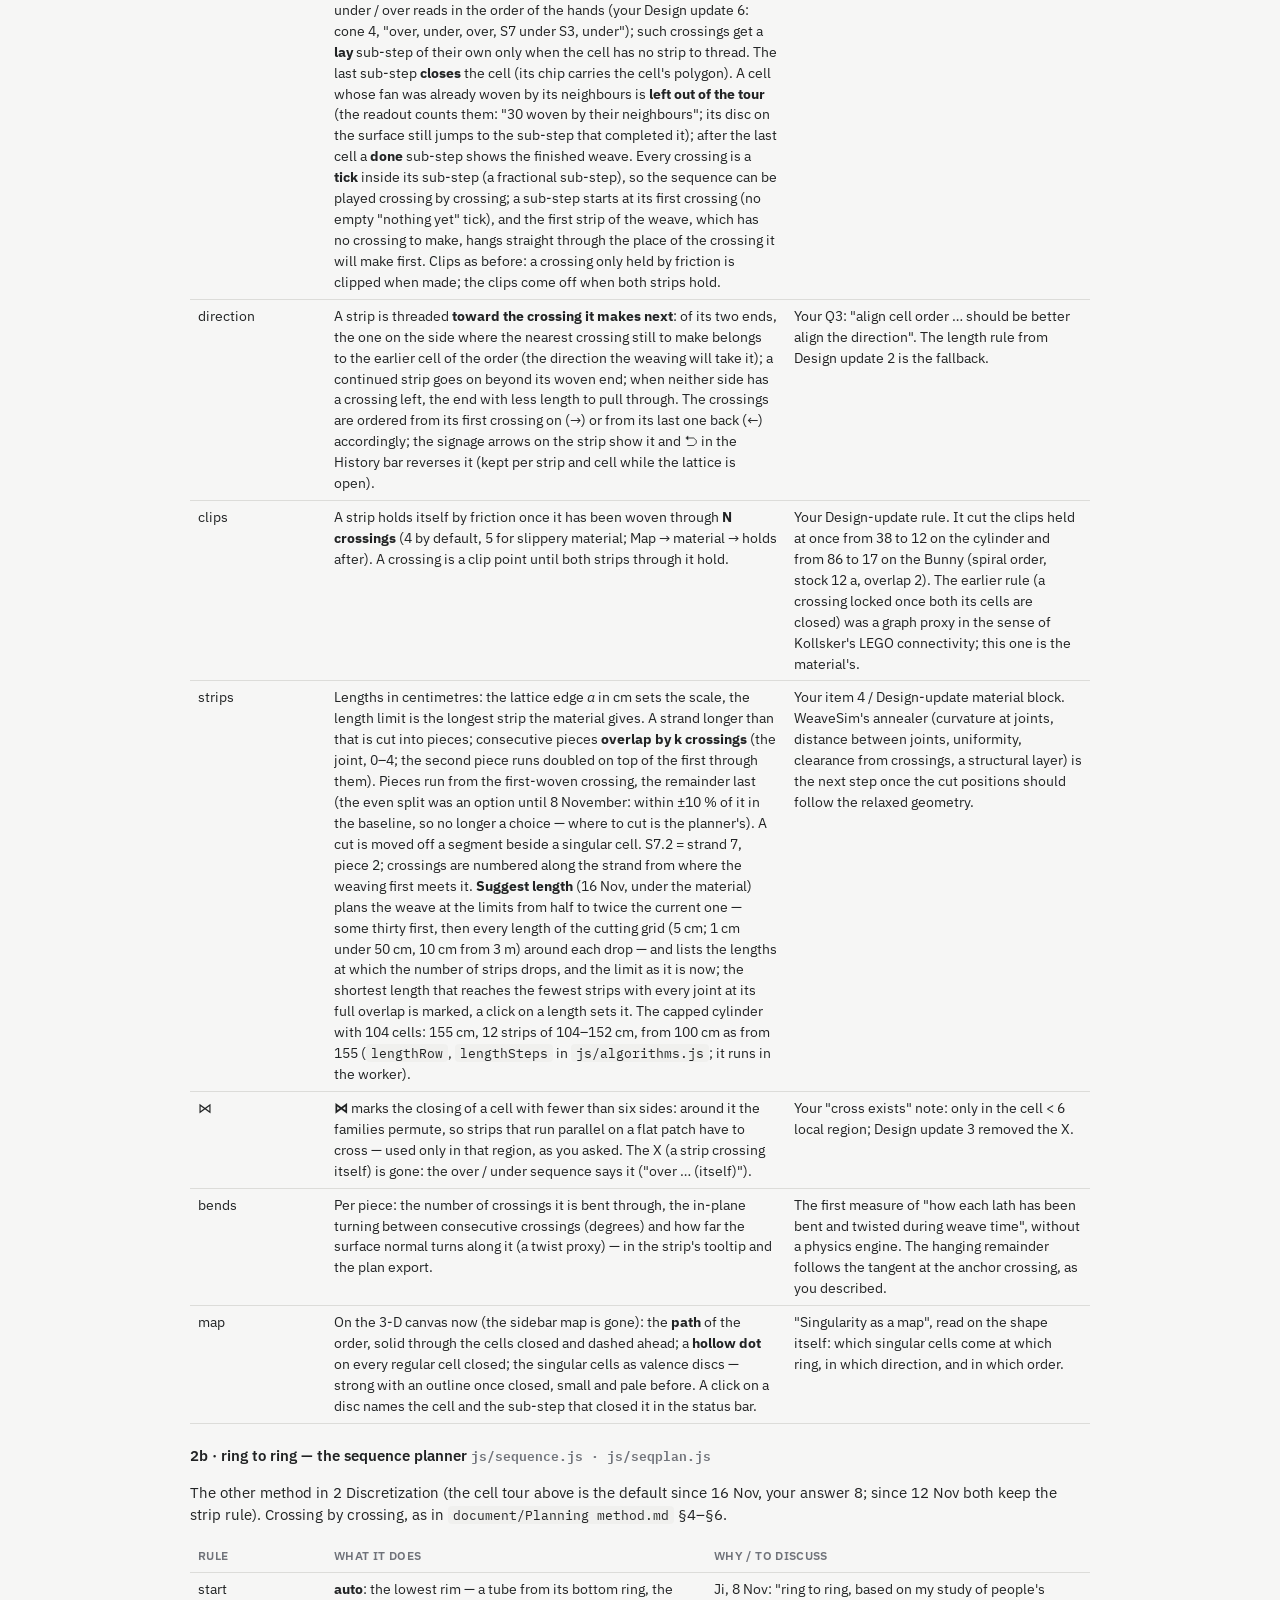
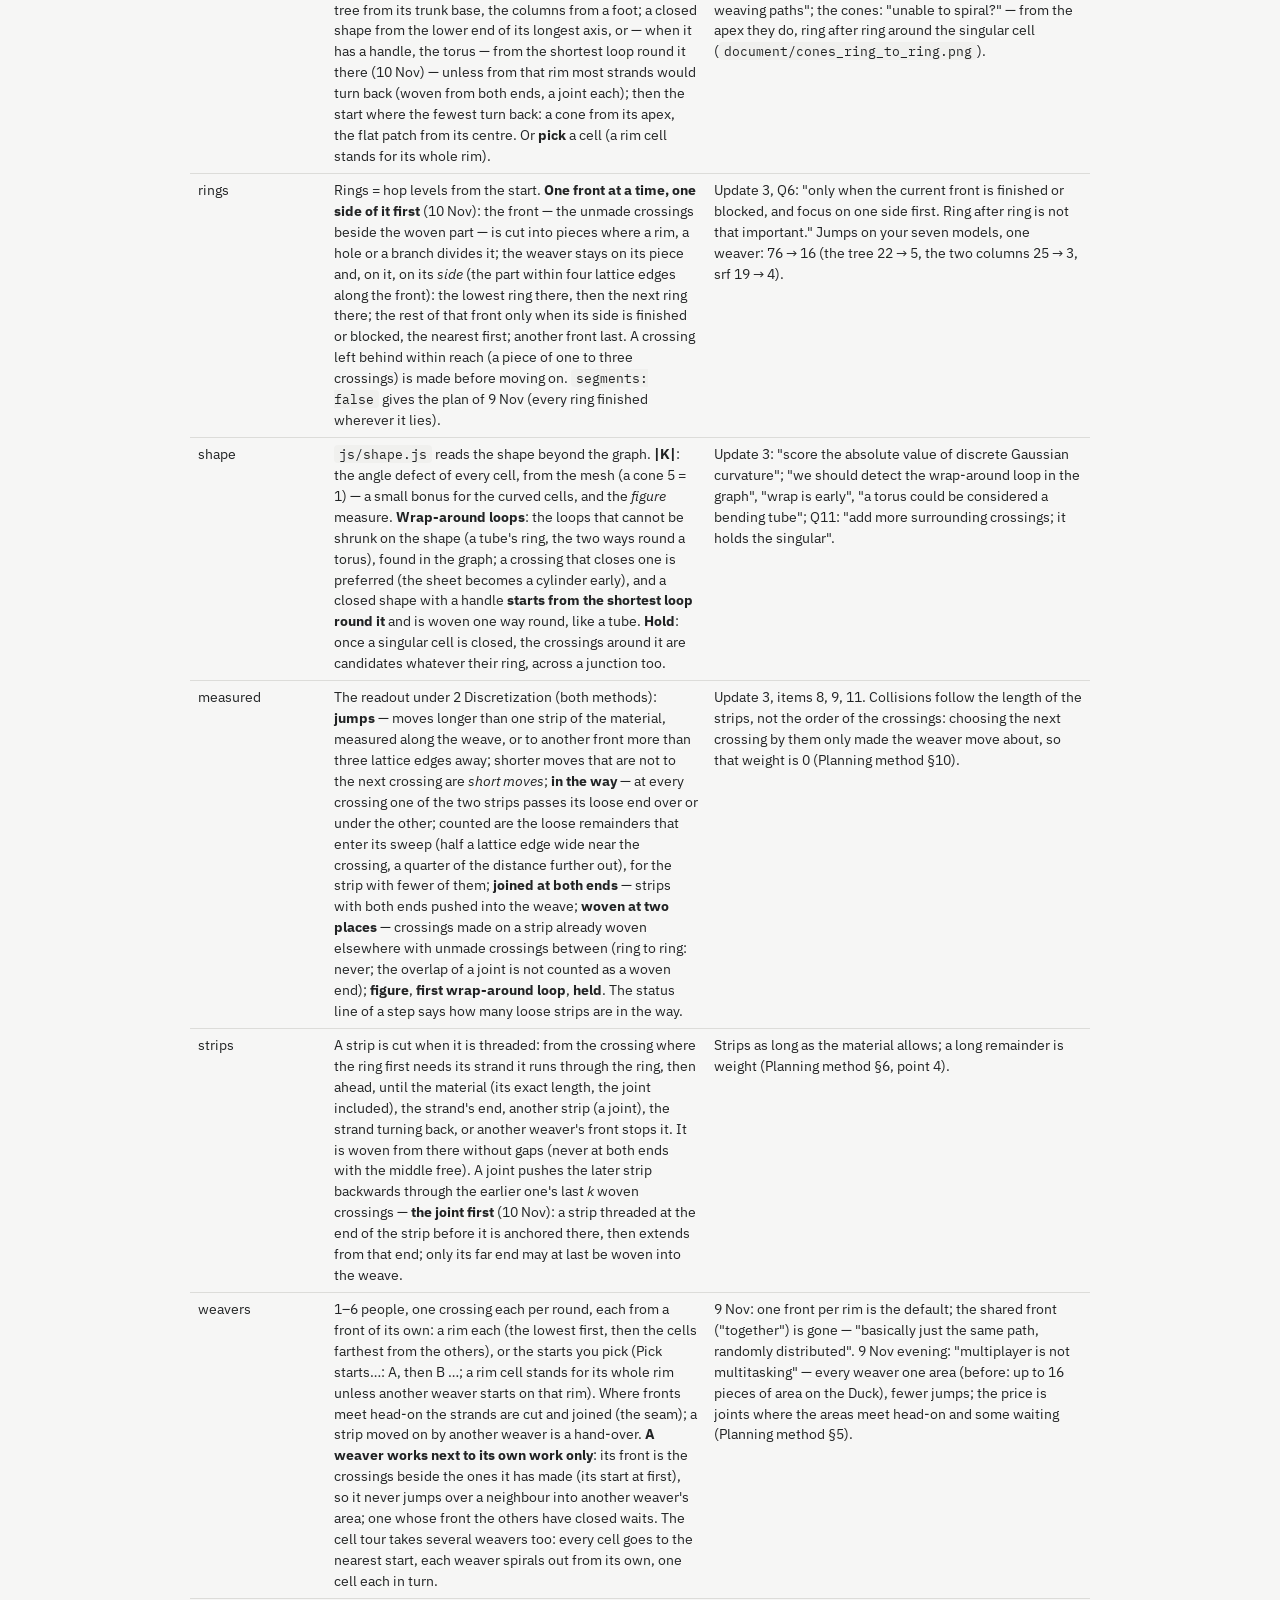
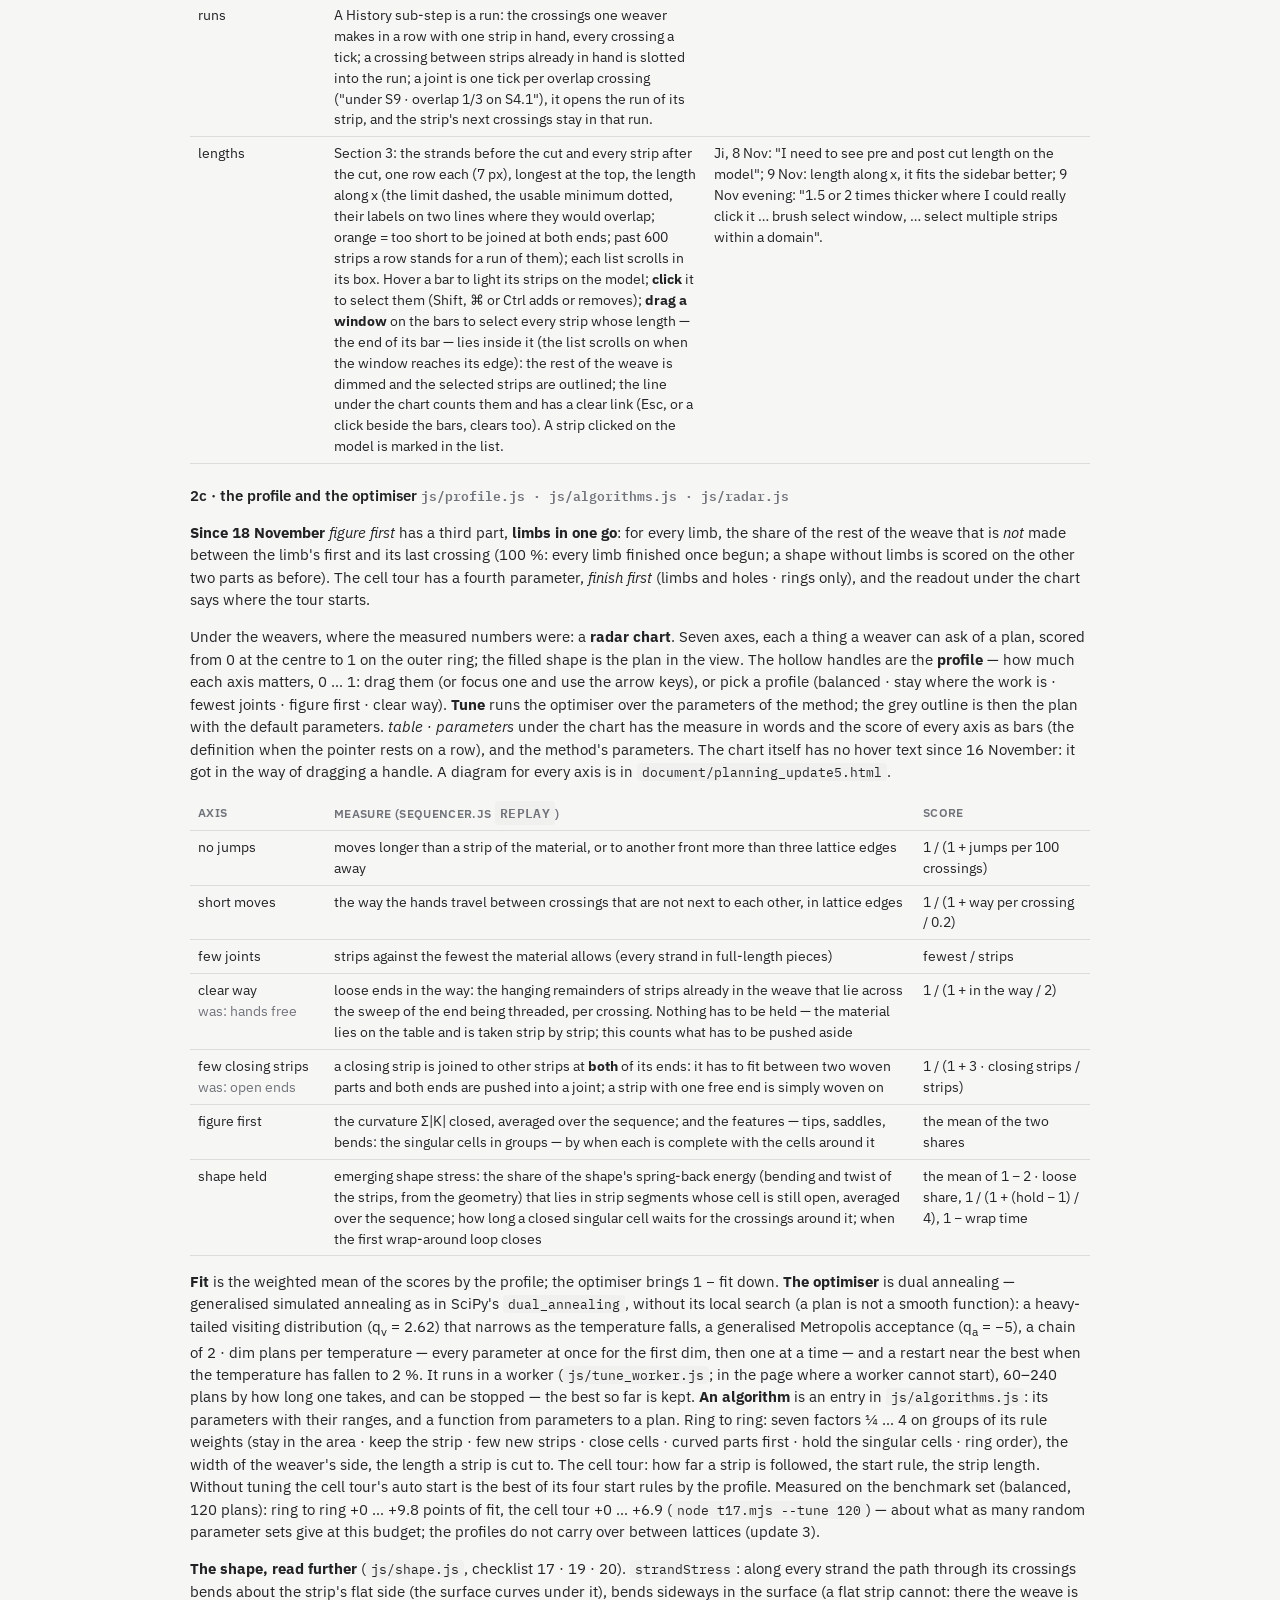
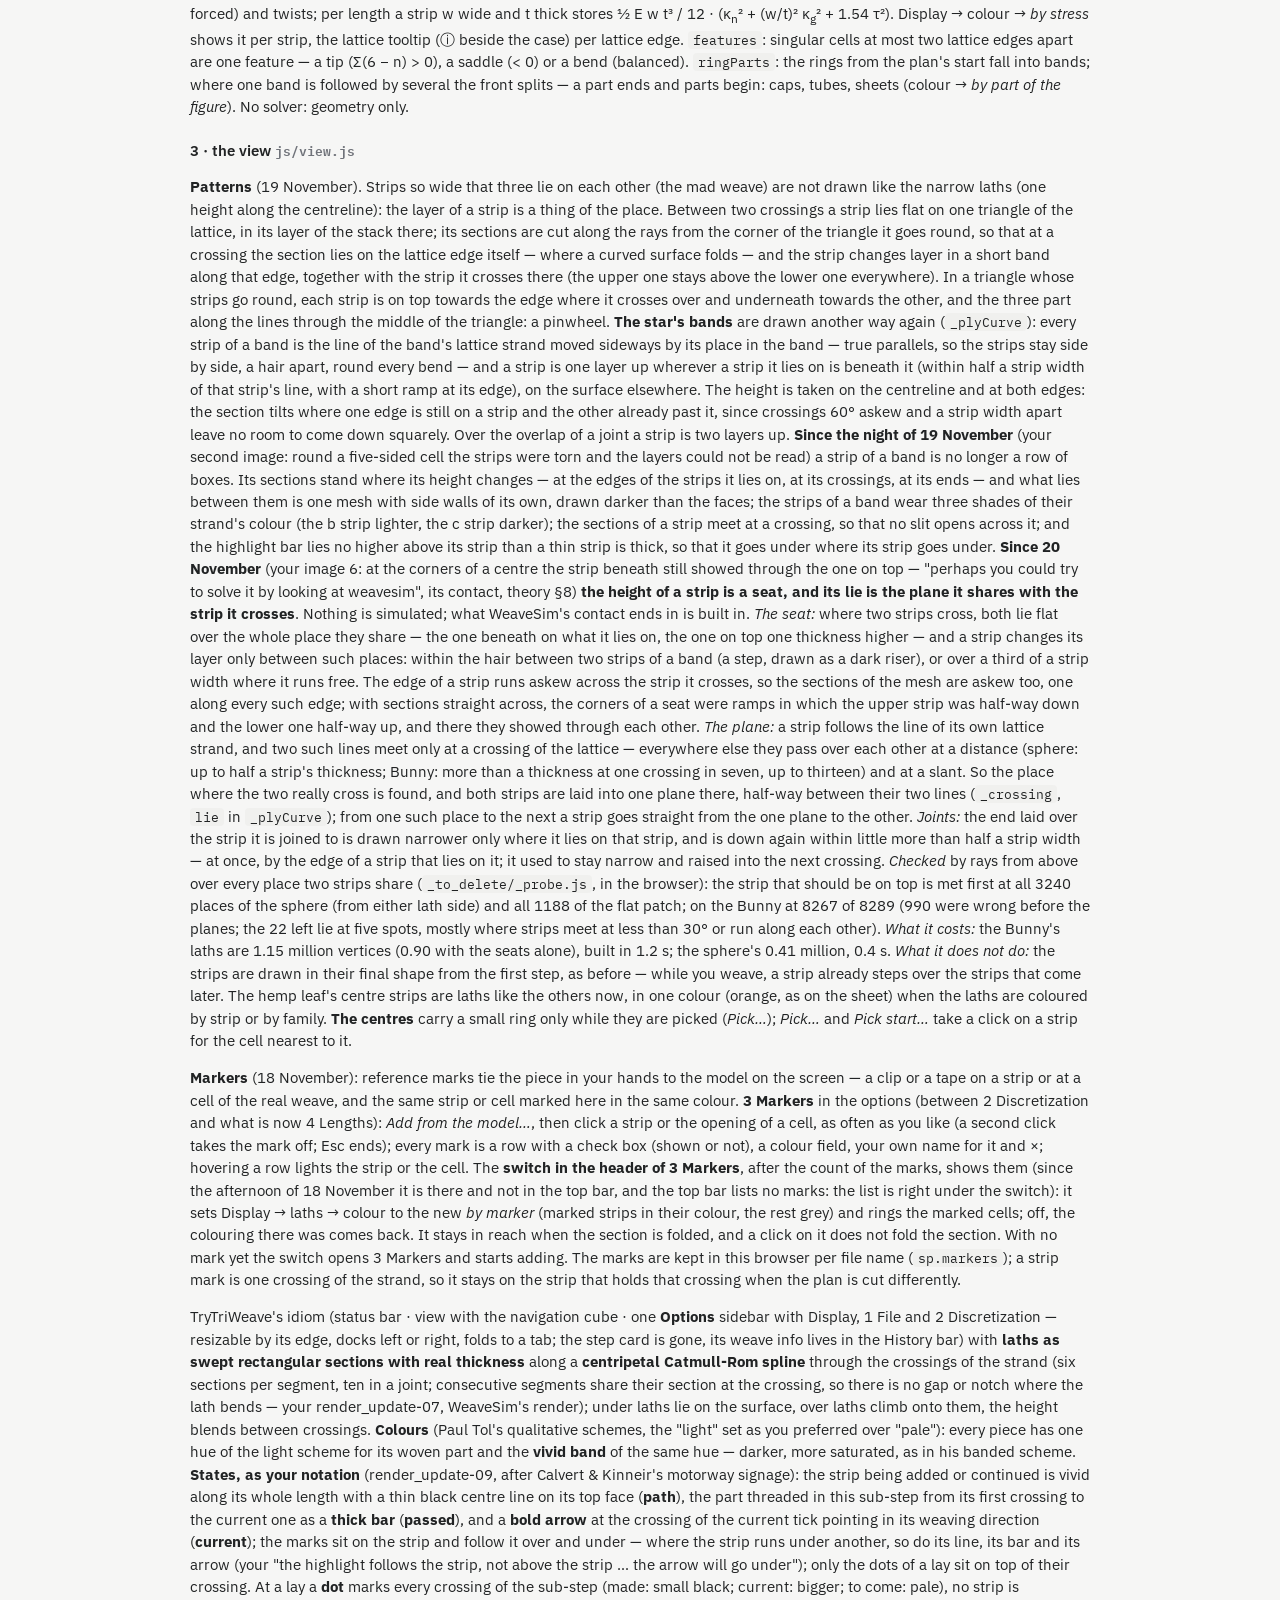
<file: README.html>
<!doctype html>
<html lang="en">
<head>
<meta charset="utf-8">
<meta name="viewport" content="width=device-width, initial-scale=1">
<title>WeaveTogether — README</title>
<link rel="stylesheet" href="https://fonts.googleapis.com/css2?family=IBM+Plex+Sans:wght@400;500;600&family=IBM+Plex+Mono:wght@400;500&display=swap">
<style>
  :root { --canvas: #f6f6f5; --panel: #fbfbfa; --panel-2: #f0f0ee; --border: #dcdcd9; --fg: #212324; --dim: #70737a; --accent: #2973c7; --warn: #c26a1c; --ok: #2f8a4a; }
  @media (prefers-color-scheme: dark) { :root { --canvas: #1d1f22; --panel: #26282c; --panel-2: #2e3135; --border: #3a3d42; --fg: #e4e5e3; --dim: #9a9ea6; --accent: #6aa6e8; --warn: #e3924a; --ok: #6cc083; } }
  body { margin: 0; background: var(--canvas); color: var(--fg); font: 14.5px/1.55 "IBM Plex Sans", "Helvetica Neue", Arial, sans-serif; }
  main { max-width: 900px; margin: 0 auto; padding: 32px 24px 80px; }
  h1 { font-size: 26px; font-weight: 600; margin: 0 0 4px; } h1 span { color: var(--accent); }
  .sub { color: var(--dim); margin: 0 0 28px; }
  h2 { font-size: 13px; font-weight: 600; letter-spacing: 0.05em; text-transform: uppercase; color: var(--dim); margin: 36px 0 10px; padding-top: 14px; border-top: 1px solid var(--border); }
  h3 { font-size: 15px; font-weight: 600; margin: 20px 0 6px; }
  code, pre, .mono { font-family: "IBM Plex Mono", Menlo, Consolas, monospace; font-size: 12.5px; }
  code { background: var(--panel-2); padding: 1px 5px; border-radius: 4px; }
  pre { background: var(--panel-2); border: 1px solid var(--border); border-radius: 6px; padding: 10px 12px; overflow-x: auto; }
  table { border-collapse: collapse; width: 100%; margin: 10px 0 14px; font-size: 13.5px; }
  th, td { text-align: left; vertical-align: top; padding: 6px 8px; border-bottom: 1px solid var(--border); }
  th { color: var(--dim); font-weight: 600; font-size: 12px; letter-spacing: 0.03em; text-transform: uppercase; }
  .k { display: inline-block; min-width: 1.6em; padding: 0 5px; border: 1px solid var(--border); border-radius: 4px; background: var(--panel); font-family: "IBM Plex Mono", monospace; font-size: 12px; text-align: center; }
  .q { border-left: 3px solid var(--accent); background: var(--panel); padding: 8px 12px; margin: 10px 0; border-radius: 0 6px 6px 0; }
  .q b { color: var(--accent); }
  .dim { color: var(--dim); }
  .tag { display: inline-block; font-size: 11px; padding: 0 6px; border-radius: 8px; border: 1px solid var(--border); color: var(--dim); vertical-align: 1px; }
  .tag.done { color: var(--ok); border-color: var(--ok); } .tag.todo { color: var(--warn); border-color: var(--warn); }
  a { color: var(--accent); }
  ul { padding-left: 20px; } li { margin: 3px 0; }
  .glyph { display: inline-block; width: 14px; height: 14px; vertical-align: -2px; }
</style>
</head>
<body>
<main>
<h1><span>WeaveTogether</span> — weave a lattice cell by cell</h1>
<p class="sub">A practice for the interactive weaving website: TryTriWeave's lattice in, a step-by-step weaving plan out. Static files, no build, made for GitHub Pages. 31 October 2026; second version 1 November after the Design update (whole laths, friction clips, material in cm, joint overlap, the two-layer History bar); third version 2 November after Design update 2 (sub-steps, Paul Tol's light scheme with a vivid band, the path on the canvas, one Options sidebar, the stroke and joint bugs); fourth version 4 November after Design update 3 (the fan: every crossing of the cell woven, free ends included; the notation — one strip at a time with its direction and its over / under sequence; the two-row History bar in place of the step card; the camera aligned with the closing strip; the finished weave in full colour); fifth version 5 November after Design update 4 (signage arrows after Calvert &amp; Kinneir; the strip on top shown whole with a dot at the crossing; a strip marched on from cell to cell; cells woven by their neighbours left out of the tour; the direction toward the crossing made next; the order <i>along the strips</i> and the start <i>from the rim</i>; the woven side on top in the aligned camera; the srf, torus and tree cases); sixth version 7 November after Design update 5 (the laths on a smooth spline, as WeaveSim renders them; the highlight on the strip itself — path line, passed bar, current arrow — and the strip as a tape in the History bar; the scale and the bounding box in File; the layer chips; the number of sides in the chips; the pan and the disc-click bugs); seventh version the same evening after Design update 6 (a cell is one event: a crossing between strips in hand is made inside the strip's sub-step, right after the strip has passed both of its strips; no empty first tick; the first strip hangs; the crossing sections coloured as soon as the crossing is made; the arrow before the crossing, its stem the bar itself; the tape gone; the start layer gone); eighth version 8 November — the planning method (<code>document/Planning method.md</code>): <code>js/sequencer.js</code>, the environment and the measures of any sequence (hanging time, gaps, jumps, fronts, feature spread, singular stress), <code>t10.mjs</code>, the baseline of the four orders over every case (<code>document/baseline_v0.md</code>), and the Discretization panel pruned to what the baseline justifies — the cell tour as the one method, the start auto (best of the four rules by hanging time) or picked, the piece distribution left to the planner, the measures in the readout; the two columns, duck and small torus cases; the same evening the sequence planner v1 (<code>js/sequence.js</code>, <code>t11.mjs</code>, <code>document/sequence_v1.md</code>) and section 3 Lengths in the sidebar (strands and pieces by length); ninth version the night of 8 November — <b>ring to ring</b> (the sequence planner v2 in the app, see below): strips cut when they are threaded, one or more weavers on one front or one front per rim, the auto start that takes a cone from its apex, every strip after the cut in section 3 (<code>js/seqplan.js</code>, <code>t12.mjs</code>–<code>t14.mjs</code>, <code>document/reference_v2.md</code>, <code>document/cones_ring_to_ring.png</code>); tenth version 9 November — several weavers everywhere (your 9 November list): a start picked per weaver, the cell tour with several weavers, one front per rim as the only ring-to-ring mode (together removed), laths, path and cell dots in the weaver's colour, the History bar as one track per weaver with a check box each, play by steps or by every crossing, the weave direction as over / under only, a red dot under the hovered chip, the Discretization readout gone, the lengths as horizontal bars (<code>js/weavers.js</code>); eleventh version the evening of 9 November — <b>multiplayer, not multitasking</b> (your Multiplay update 2): a weaver works next to its own work only, so nobody turns up on the far side of another weaver; the laths "by weaver" and the History check boxes follow who weaves each crossing, not who threaded the strip; the Lengths bars twice as thick, every strip clickable and a window drawn on the bars selects every strip whose length lies in it; the Options fold to their header on a phone or an upright iPad; the two-front question (holes, blocks, branches, the torus) measured for discussion (<code>document/Planning method.md</code> §9, <code>document/two_fronts_block.png</code>). Twelfth version 10 November — <b>your Multiplayer update 3</b>: the plan is measured the way you define it (a jump = a move longer than a strip or to another front; loose strips in the way instead of hanging time; strips by their woven ends; the figure by |K|; the wrap-around loops), ring to ring keeps to one front and, on it, to the weaver's own side, the joint comes first, the crossings around a closed singular cell follow at once, a torus starts from a loop round its tube and is woven like a tube (<code>js/shape.js</code>, <code>t16.mjs</code>, <code>document/Planning method.md</code> §10). Thirteenth version 12 November — <b>your Multiplayer update 4</b>: three bugs (over / under read from the lath side, and the outside found for a tree with a canopy; the cell tour never weaves a strip at two places any more — "both ends woven" on the capped cylinder, S21 on the 5-cone); the benchmark cases with their own scale and strip length; a fresh page shows surface, singular, path, active, laths, highlight, cuts and the bounding box, the woven part a little paler, the camera following by yaw and pitch only; the top bar shows the selected strip instead of the step text; the measured numbers became a <b>radar chart</b> — the profile — with an optimiser (dual annealing) that tunes each method's parameters to it; and the shape is read further: what it asks of every strip (bend, twist, sideways), the features of the figure (tips, saddles, bends) and its parts (caps, tubes, sheets) (<code>js/profile.js</code>, <code>js/algorithms.js</code>, <code>js/radar.js</code>, <code>t17.mjs</code>, <code>document/Planning method.md</code> §11). Fourteenth version 16 November — <b>your Multiplayer update 5</b>: the vivid colour follows the strip in hand (a band of 1.5 lattice edges on every strip it crosses, centred on the crossing, nothing else at the cell and nothing before it is woven — <code>BAND</code> in <code>js/view.js</code>); the strip in hand at a cell is the one that makes the most crossings there; a <b>joint is woven</b>: one over / under tag per overlap crossing (overlap 1 / k … k / k, teal in the History bar), the strip that arrives later laid on the other's last crossings; <b>Suggest length</b> scans the length limit and marks the shortest one that reaches the fewest strips (155 cm on the capped cylinder with 104 cells, which now opens at that length); the two radar axes you asked about are renamed and defined (<i>clear way</i>, <i>few closing strips</i>); the cell tour and <i>All sub-steps</i> are the defaults (<code>document/Planning method.md</code> §12). The same evening: the hover text on the profile chart removed (it covered the handle being dragged); a diagram for every axis in <code>document/planning_update5.html</code>. 17 November: the theme is a <b>switch in the top bar</b>, after the README link and the steps (light ⟷ dark; the page follows the system until it is used, and again after <i>reset all settings</i>); <b>top of the model</b> in 1 File — the axis of the file that points up (+Z, −Z, +Y, −Y, +X, −X): the lattice is turned, never mirrored, until that axis is up, so the view cube, the camera, the height and the start of the weave (the lowest rim) agree; remembered per file name (<code>sp.up</code>), and in the export as <code>up</code>. The family colours are Ji's of that day (<code>js/colormap.js</code>, <code>--fam-a</code>). Fifteenth version 18 November after your notes on the bunny, the joint, the wrap-around and the markers: the cell tour <b>finishes what it has begun</b> — a limb (an ear, a branch up to its rim) once it has taken one of its cells, a hole as soon as the weave has closed round it — goes <b>round the rim first</b> where it starts on the end of a tube, and can start from a <b>loop round a handle</b>; <i>figure first</i> counts <i>limbs in one go</i>; at a joint <b>the strip that is there first is always the lower layer</b>; the weave is read as a surface at every crossing (χ, loops round the shape, holes — in the History bar); <b>3 Markers</b>: reference cells and strips, shown by a switch in the top bar (<code>document/planning_update6.html</code>, <code>document/Planning method.md</code> §13). The afternoon of 18 November: the markers switch moved into the header of <i>3 Markers</i> (no list of marks in the top bar), and the whole planning method is written up with seven Manim animations — the weave as a graph, the two planners, wrap-around, bent weight, a singular cell held, figure first — in <code>document/planning_update7.html</code> (films and scene sources in <code>document/planning_update7_media/</code>; <code>Planning method.md</code> §14). 19 November: <b>3 Pattern</b> — the lattice is woven as the hexagonal weave (as before), the star weave 蛛網編, the hemp leaf 麻葉編 or the mad weave 亀甲編; the patterns are cards in the options, painted from their own rule, and the plan, the view and the History bar follow the pattern (section 1b below; <code>js/patterns.js</code>, <code>t18.mjs</code>). The evening of 19 November, after your answers: the <b>star weave is every strand in several strips</b> — a band on every side of a hole, as on your rattan ball — with <b>one centre, picked centres or every singular cell</b>; the hemp leaf's <b>centre strips are strips of the plan</b> (cut, joined, in the charts), <b>threaded afterwards</b> or <b>laid in as you weave</b>; the Pattern section shows the cards and only the settings a pattern has; the ring on the centre is gone (<code>js/guests.js</code>, <code>js/bands.js</code>). 20 November, after your notes of the night and your answer: the star's strips are threaded in <b>band by band</b> — each band finished before the next; pass by pass is the option —, they <b>fit on every stretch</b> (your choice A; the three rules are drawn in <code>document/star_strip_width.html</code>), the bands are drawn so that the layers can be read, and the afternoon's star — wide strips in rounds round one cell — is back as a pattern of its own, <b>Star in rounds</b>. The same morning, after your answer on the order ("my B is correct"): <b>band by band weaves the star from its centre</b> — no hexagonal weave first; round the centre strip by strip, then outward band by band; every strip a step — and stays the default (the orders are drawn in <code>document/star_strip_order.html</code>); <b>Star in rounds takes several centres</b>, picked or every singular cell, like the star weave; and two strips that cross lie flat on each other, in one plane (section 3). The afternoon of 20 November, after your diagram of the band on a single face: the strips of a band lie on <b>one smooth surface</b> — Loop's subdivision of the lattice, as you suggested — where that surface is evenly round (section 3; <code>js/smooth.js</code>); the page opens <b>STL</b> files as well as OBJ; and your two models are cases: the <b>dodecahedron</b> (32 cells) and the <b>quad mesh Y</b> (<code>quadYShape.stl</code>, 221 cells).</p>

<p>TryTriWeave decides <em>where</em> the cells of a triaxial weave go on a shape and how many sides each one has. This practice takes that lattice (the OBJ it exports) and answers the weaver's questions: where to start, which cell to close next, which strips meet there and which one goes on top, which crossings to clip until they hold, where to cut a strand that is too long, and how to read the singular cells as a map before starting. Building a cell weaves its strips <em>completely</em> through each other: every crossing of the cell's <b>fan</b> (its ring and the opposite edge of each of its triangles) that is not made yet — so the free ends are woven, not just laid across each other (your "it intersects each lath, but it is not woven"). A cell is built in <b>sub-steps</b>, one strip at a time, as in your notation: first the strip that arrives from the cell before is <b>continued</b> through the fan (the marching strip), then the strips already in hand are crossed where they meet at this cell (<b>lay</b> — the strip on top is the subject), then every new strip is <b>added</b> in turn — threaded through the strips in hand in its weaving direction, its crossings listed as an over / under sequence — and the last sub-step closes the cell; a cell already woven by its neighbours is counted but left out of the tour; a final sub-step shows the finished weave in full colour. The History bar plays the sub-steps and, inside one, the crossings. Every strip in hand is shown whole: its woven part on the surface, the rest hanging straight off its outermost crossing.</p>

<h2>Run it</h2>
<pre>cd singular_path
python3 serve.py                   # http on port 8095; prints this machine's URL and the Wi-Fi URL for other devices
python3 serve.py --open            # … and opens the page; --port 9000 for another port, --verbose to log every request
open http://localhost:8095/          # #cylinder, #Bunny, #cone5 … open on a case
                                     # #cone5/mad, #Bunny/star, #flat6/hemp … on a case in a pattern (hex · star · rounds · hemp · mad)</pre>
<p>Any static server works too (<code>python3 -m http.server</code>); the page fetches <code>models/*.obj</code>, so <code>file://</code> does not. <code>serve.py</code> sends <code>Cache-Control: no-store</code>, so an edited module or a re-exported lattice is always refetched.</p>
<p>GitHub Pages: push this folder as it is (for example as the repository's root or <code>docs/</code>). Everything is relative: <code>index.html</code>, <code>style.css</code>, <code>js/</code>, <code>vendor/</code> (three.js r170 + OrbitControls, the same files as WeaveSim), <code>models/</code> (22 lattices: the nine benchmark cases first), <code>README.html</code>. Any triangulated OBJ whose vertices are the cells can be opened or dropped on the view; TryTriWeave's "Export lattice" is the intended source.</p>

<h2>What is computed</h2>
<h3>1 · lattice → weave <span class="mono dim">js/weave.js</span></h3>
<p>The lattice is the dual triangulation: a vertex per cell, a triangle per small triangular opening. Every lattice <b>edge is a crossing</b> (two laths meet at its midpoint), every triangle holds three short lath segments (its mid-segments), and the <i>n</i> segments around a vertex close an <i>n</i>-sided cell. A lath passes through edge midpoints and in every triangle takes the mid-segment that wraps the vertex it did <em>not</em> wrap in the previous triangle. The tracing, the over/under parity (over and under alternate along a strand, the two strands at a crossing differ, fixed by a parity BFS) and the three-family colouring are the ones of <code>TryTriWeave/web/js/lattice.js</code> (<code>traceStrands</code>), re-implemented here and left untouched there. On top of it: which strand and which position every segment belongs to, and the ring of segments and crossings around every cell in cyclic order. Face windings are made consistent first (one triangle of the exported Bunny was flipped) and turned outward.</p>
<table>
<tr><th>lattice</th><th>cells</th><th>crossings</th><th>singular cells</th><th>strands</th><th>note</th></tr>
<tr><td>v4Cone_sharp</td><td>135</td><td>370</td><td>one 4 at the apex</td><td>32 open</td><td>starts at the singularity</td></tr>
<tr><td>cylinder</td><td>290</td><td>864</td><td>six 5s on each crease ring</td><td>14 closed — one of them 1 260 crossings long (the helices join into one strand), 13 rings of 36</td><td>starts flat at the centre of a cap, reaches the six 5s at ring 3, the other six at ring 16</td></tr>
<tr><td>Tube (216)</td><td>216</td><td>594</td><td>none</td><td>54 open: 27 columns along the tube and 27 diagonals</td><td>from the rim, along the strips: marches up the columns</td></tr>
<tr><td>Tube (230)</td><td>230</td><td>644</td><td>none</td><td>55: 9 closed rings around the tube and 46 open diagonals</td><td>from the rim, along the strips: ring by ring (your "first ring → second ring → diagonals → third ring")</td></tr>
<tr><td>Bunny</td><td>309</td><td>921</td><td>61: one 3, four 4s, thirty 5s, twenty-three 7s, three 8s</td><td>2 closed strands, 930 and 912 crossings</td><td>the whole Bunny is two strands: cutting is not optional</td></tr>
<tr><td>srf</td><td>365</td><td>1 024</td><td>4: three 5s and a 7</td><td>68 open</td><td>an open surface with a long rim; from the rim, a third of its cells are woven by their neighbours</td></tr>
<tr><td>torus</td><td>696</td><td>2 088</td><td>22</td><td>5 closed — one of them 3 198 crossings long</td><td>no rim ("from the rim" falls back to the most reachable cell); every strand must be cut</td></tr>
<tr><td>tree</td><td>527</td><td>1 519</td><td>30 (7s at the branchings)</td><td>75 open</td><td>a branching surface with several boundary loops; "from the rim" takes the lowest one</td></tr>
<tr><td>warm-ups (synthetic)</td><td colspan="5">a flat hexagon patch, the ideal cones with one 5 / 4 / 3 (60° wedges cut out of the flat lattice and folded, every edge exactly <i>a</i>), and a 7-saddle (one wedge added, relaxed to edge <i>a</i>)</td></tr>
</table>

<h3>1b · the pattern <span class="mono dim">js/patterns.js</span></h3>
<p><b>Since 19 November</b> (your list: 蛛網編, 麻葉編, the mad weave / 亀甲編) the lattice is not only woven as the open hexagonal weave. <b>3 Pattern</b> in the options — after 2 Discretization — shows the patterns as a grid of cards. Each card is painted from the pattern's own rule, on one cell (left) and on the cell with its ring of six (right). A click weaves the lattice in that pattern, and the plan, the view, the History bar, the lengths and the exports follow. Under the cards there is only what the pattern in use can be set to — nothing for the hexagonal weave; centres, strips, their order and mirror image for the star; centre, rounds and mirror image for the star in rounds; how the centre strips come in for the hemp leaf; mirror image for the mad weave (the larger picture and the readout that stood there on the afternoon of the 19th are gone: "verbosity and overlap with the other diagram"). The header of the section says the rest in a few words (<i>star weave · 3 strips · 12 centres</i>; its tooltip the long form). The address keeps the pattern (<code>#cone5/mad</code>), the strip width is kept for each pattern, the reference marks per file <em>and</em> pattern.</p>
<p>A pattern turns the lattice into a weave <em>as <code>weave.js</code> makes it</em> — strands, a crossing on every lattice edge, a ring of crossings round every cell — so the planners read it without knowing the pattern. It is made of three parts, and a new pattern is a new entry of <code>PATTERNS</code> made of the same parts; its card, its options and its place in the address come by themselves.</p>
<table>
<tr><th>part</th><th>what it is</th><th>used by</th></tr>
<tr><td><b>rule</b></td><td>another over / under on the same strands (<code>w.overRaw</code>, which <code>weave.js</code> looks up at every call)</td><td>mad weave (its twill); star in rounds (the rule of the rounds); star weave (the middle strip of every band)</td></tr>
<tr><td><b>lattice</b></td><td>the weave of a lattice derived from the lattice, with a rule of its own</td><td>mad weave (the √3 lattice)</td></tr>
<tr><td><b>guests</b></td><td>strips the lattice does not have — beside or between the weave's own — as strands of their own next to the lattice's (<code>w.x</code>, <code>js/guests.js</code>): the planners plan the lattice's weave, the guests come into the plan after them</td><td>hemp leaf (the centre strips) · star weave (the strips beside every strand)</td></tr>
</table>
<table>
<tr><th>pattern</th><th>on the lattice</th><th>strips</th><th>at a cell of 5 or 7 sides</th><th>options</th></tr>
<tr><td><b>Hexagonal weave</b><br>六角孔編 · 六つ目編み</td><td>section 1: one strip through every crossing, over and under in turn</td><td>narrow (0.20 <i>a</i>), two layers, every cell an open hole</td><td>a hole with 5 or 7 sides</td><td>—</td></tr>
<tr><td><b>Star weave</b><br>蛛網編 · 星紋編</td><td>the hexagonal weave with <b>every strand in <i>n</i> strips</b> lying against each other (2 … 5, by default 3): a band on every side of a hole, and the hole stays open — your rattan ball. Where two bands cross, <i>n</i> × <i>n</i> crossings; at the corners of a <b>centre</b> they nest as the sheet's V (挑起v字形竹篾，加入新竹篾: the strip of the earlier round, nearer the hole, on top)</td><td>narrow and flat: as wide as fit side by side in a band that fits on every stretch of the lattice — one that just closes the triangles of the hexagonal weave where the edges are shortest (0.289 <i>a</i> / <i>n</i> on equal edges — 0.09 <i>a</i> for three); two layers</td><td>the default centre (the highest singular cell; without one, the middle of the patch): a hole of 5 or 7 sides with its bands round it; any cells can be centres, six-sided ones too</td><td>centres (<i>Pick…</i> → click cells on and off · <i>Every singular</i> · <i>default</i>) · strips (in a band) · order (<i>band by band</i>: from the centre, the default · <i>pass by pass</i>: the hexagonal weave first) · mirror image</td></tr>
<tr><td><b>Star in rounds</b><br>蛛網編 · wide strips</td><td>the strands of the hexagonal weave, one strip each, with <b>the rule of the rounds</b>: round 1 is the ring of the hexagonal weave round the centre cell, every further round lies outside the last, and a new strip is pushed under the strips that already cross its place — the star weave as it was until the afternoon of 19 November</td><td>wide (0.70 <i>a</i>): they close on each other; three layers</td><td>the default centre (the highest singular cell; without one, the middle of the patch): rounds of 5 or 7 sides; any cells can be centres, each crossing woven by the rounds of the centre nearest to it</td><td>centres (<i>Pick…</i> → click cells on and off · <i>Every singular</i> · <i>default</i>) · rounds (0 = every round) · mirror image</td></tr>
<tr><td><b>Hemp leaf</b><br>麻葉編 · 麻の葉編み</td><td>the hexagonal weave, and a centre strip along every line of the lattice — through the cells and the crossings: three cross in the middle of every six-sided cell (the 米), and at every crossing the centre strip lies between the two strips of the hexagonal weave (中心橘色竹篾皆會被夾於兩條竹篾間)</td><td>narrow (0.15 <i>a</i>): six triangles round every 米; three layers (2 · the centre strip at 1 · 0)</td><td>no edge lies opposite: every centre strip that arrives ends in the middle of the cell (your choice, 19 Nov); it goes straight through a cell of 4, and ends in the rim cell at a rim</td><td>centre strips: <i>threaded afterwards</i> (the default) · <i>laid in as you weave</i></td></tr>
<tr><td><b>Mad weave</b><br>亀甲編 · anyam gila</td><td>the weave of the <b>√3 lattice</b>: a new cell in the middle of every triangle (and one beyond every rim edge). Every cell of the lattice becomes a star point, every edge a rhombus, every triangle a cube corner — three times the crossings (flat patch: 61 cells · 24 strands → 181 cells · 48 strands)</td><td>0.80 of the finer edge = 0.46 <i>a</i>; three layers and no holes: every strip over 2 · under 1 with one of the other directions and over 1 · under 2 with the other (2-1 twill both ways), what shows is the tiling of rhombi</td><td>a star of 5 or 7 rhombi — the rule only looks at one star point at a time (your choice, 19 Nov: every cell becomes a star)</td><td>mirror image</td></tr>
</table>
<p><b>The star weave's bands</b> (<code>js/bands.js</code>; until the afternoon of 19 November a round was a strand of the lattice, drawn 0.70 <i>a</i> wide — your photograph shows the weave as it is made: three strips on every side of a hole, lying against each other; the first reading is kept as the pattern <i>Star in rounds</i>, below). Every strand of the lattice is a <b>band</b> of <i>n</i> strips at one pitch, centred on the strand's line; the lattice's own strand is the middle strip, the others lie beside it (S4 → S4, S4b, S4c; woven <i>band by band</i> the strips are named in the order they are threaded instead — S4 is then the strip nearest the centre and the lattice's own strand S4b: <i>The star from its centre</i>, below). Where two bands cross on a lattice edge there is a <b>block</b> of <i>n</i> × <i>n</i> crossings. Who is on top: <b>away from a centre</b> the strips of the band that is on top in the hexagonal weave — the block is woven as one crossing. <b>At a corner of a centre</b> (the edge runs from the centre cell to a neighbour: its two bands are two sides of the hole) the strips are counted from the hole, round 1 nearest, and <b>the strip of the earlier round is on top</b>; two of the same round cross as the hexagonal weave has it — the nested V. <b>At a point</b> of the star (the cell opposite the edge is a centre) the strip of the <em>later</em> round is on top: the ends of a new strip lie over the rounds before it. Between two centres every crossing of a block goes with the centre it is nearer to. <i>Mirror image</i> turns the hexagonal weave over and keeps "the earlier round on top". <b>The width.</b> A band can be as wide as closes the triangles of the hexagonal weave and no wider: its strips would meet a third band's before they are past the second's — 0.289 <i>a</i> on equal edges. On a lattice of unequal edges the room differs from stretch to stretch (Bunny: 0.13 … 0.28 <i>a</i> and more); the pattern's own width <b>fits on every stretch</b> — the tightest one decides (your choice on 20 November: rule A of <code>document/star_strip_width.html</code>, where the three rules are drawn. On the evening of the 19th the width fitted on 95 % of the stretches; on the rest — 22 of the sphere's 720, 78 of the Bunny's 1842, the short edges — three bands lay in one place and the layers could not be read). The price is thin strips where the lattice is roomier: for three strips 0.076 <i>a</i> instead of 0.081 on the sphere, 0.041 <i>a</i> instead of 0.061 on the Bunny. <i>Display → laths → width</i> narrows the strips or widens them up to the width that closes the triangles at the median edge (0.090 and 0.088 <i>a</i>; the status line then says on how many stretches the strips run into each other: 268 of 720, 864 of 1842). The thickness is held to a quarter of the width: flat strips.</p>
<p><b>Star in rounds</b> (<code>starRule</code>; the star weave as it was until the afternoon of 19 November, back as a pattern of its own on the 20th — "bring the previous star weave pattern as a new pattern in our library"). The same strands as the hexagonal weave, one strip each, 0.70 <i>a</i> wide so that they close on each other, and another over / under: the sheet's rounds read on the lattice. The strip of round <i>r</i> on a side is the strand that runs between ring <i>r</i> − 1 and ring <i>r</i> of cells round the centre. At a crossing <b>between two rings</b> the strip of the later round is underneath (a new strip is pushed under the strips already lying across its place); at a crossing <b>on a ring</b> the strip of the later round is on top; two strips of <b>the same round</b> cross at a corner of the round with the strip of the side counter-clockwise of the corner on top, and over the middle of a side with the one from the clockwise side on top (<i>mirror image</i>: the other way round). Round 1 by this rule is the hexagonal weave itself. <i>rounds</i> says how many rounds are woven this way (0: every round, out to the rim or all the way round); the strips beyond go over and under in turn. <b>Its centres</b> (since the morning of 20 November — "also needs multiple centres and set every singular, same as star weave"): the default singular cell, the cells you click on and off after <i>Pick…</i>, or <i>Every singular</i> — the same row and the same list of picked cells as the star weave. With several centres the rings and the rounds are counted from each of them, and <b>every crossing is woven by the rule of the centre it is nearest to</b> (the smaller sum of the rings of its two cells, then the smaller ring, then the centre named first): the stars grow until they meet. <i>rounds</i> counts from each crossing's own centre, and the summary says how many rounds there are before the stars meet — the sphere with one centre: 4 rounds, all the way round; with every singular cell: 12 centres · 2 rounds, all 360 crossings by the rule. With one centre and one weaver the plan starts at the centre. The strips lie three deep (<code>setLevels</code>) and are drawn like the mad weave's.</p>
<p><b>The mad weave rule</b> (H. A. Verrill, <i>Symmetries of mad weave patterns</i>, J. Math. Arts 2026: 2-1 twill both ways, the top layer is the rhombic tiling). On the √3 lattice, at a crossing on a <b>spoke</b> (a cell <i>v</i> — a new cell <i>c</i>) the strip that goes round <i>v</i> in the triangle on the left of <i>v</i> → <i>c</i> is on top; at a crossing on a <b>short diagonal</b> (two new cells), in a triangle (<i>v</i>, <i>c</i><sub>1</sub>, <i>c</i><sub>2</sub>) counted from its cell <i>v</i>, the strip that goes round <i>c</i><sub>2</sub>. Checked on the flat patch, the three cones, the saddle, the sphere, the torus, the Bunny and the Y: a stack in every triangle, one strip on top of each rhombus (one rhombus per lattice edge), no run longer than three, every strip on top a third of its way.</p>
<p><b>Layers.</b> The wide strips of the mad weave lie three deep in every triangle of the lattice: the strip that is over at both its crossings there is on top, the one that is under at both on the surface, the third between them (<code>w.level</code> at a crossing, <code>w.midLevel</code> along a segment; 0 … 2). A triangle whose three strips <em>go round</em> — each over the next, as in every triangle of the hexagonal weave — has no stack. The hemp leaf has three layers at a crossing (the weave's two strips at 0 and 2, the centre strip between them at 1), the star weave two.</p>
<p><b>The strips a pattern adds</b> (<code>js/guests.js</code>; your answer of 19 November: "yes, become strips"). The hemp leaf's centre strips and the star's strips beside every strand are no strands of the lattice, so no planner sees them: the cell tour and ring to ring plan the lattice's own weave, as ever, and score it. Then <code>extendWeave</code> makes the weave the rest of the page reads — <code>w.x</code>: the lattice's strands, then the guests as strands of their own, with the crossings they add (numbered from the lattice's last crossing on) and over / under and layer for both kinds — and <code>augmentPlan</code> brings them into the plan: each guest strand is <b>cut to the length limit and joined by the overlap</b> like the lattice's strands, its strips are named (C1, C2 … by when the weave reaches their lines; S4b, S4c beside S4), listed in <i>5 Lengths</i> and in the exports, and can be selected and marked. The strips of one band are cut at different places — the b strip begins a third of the way on from where the lattice's own strip begins, the c strip two thirds — so that three joints do not lie side by side. <b>Threaded afterwards</b> (the hemp leaf by default — 差し六つ目; the star's in the order <i>pass by pass</i>): the lattice's weave is finished first, then <b>every guest strip is a step of its own</b>, in the order the weave reached their strands — for the star the second strip of every band, then the third of every band, as on the evening of 19 November. (Band by band <em>after</em> the hexagonal weave — a band's second and third strip in a row, the default of the night of 19 November — is gone: <i>band by band</i> is the star from its centre now, next paragraph.) A strip crosses the strips that are already there, so each crossing of two strips is woven exactly once, by the one that comes later. A centre strip's sub-steps read <i>between</i> (it goes between the two strips of each crossing along its line), a star strip's <i>over</i> / <i>under</i>. <b>Laid in as you weave</b> (the hemp leaf, your choice by the material): no steps are added — a centre strip appears crossing by crossing as the two strips that hold it cross, and the History bar says where each one is picked up. In the middle of a cell the centre strips lie on each other in the order they are laid, the first at the bottom. Not counted: the profile's scores and <i>Suggest length</i> look at the lattice's weave only (see the questions).</p>
<p><b>The star from its centre</b> (<code>centrePlan</code> in <code>js/guests.js</code>; the order <i>band by band</i>, the default — since the morning of 20 November it is the order of your images 1–5, with your answer "my B is correct": after the star, band by band. It is drawn, beside the order it replaces, in <code>document/star_strip_order.html</code>). There is <b>no hexagonal weave first</b>: every strip is a step of its own, the lattice's own strands too, and the steps of the cell tour or of ring to ring are not shown. <b>The order.</b> Everything is counted from one centre — the cell the plan starts at if that is a centre, otherwise the centre nearest to it (with one centre and one weaver the plan starts there anyway) — in rings of cells round it. A strip belongs to the nearest ring its own crossings reach; those it shares with the strip before it at a joint do not count. <b>Round the centre</b> the strips go by their place in the band, counted from the hole: the strip nearest the hole on every side, then the second on every side, then the third — the star in rounds, every round in the order of the sides round the centre. <b>Further out</b> ring after ring, and in a ring <b>band by band</b> round the centre: a band is finished, from its strip nearest the centre out, before the next one. <b>A step</b> reads along the strip like a threading step — over › under … — and lists its crossings with the strips that are already there; so every crossing of two strips, the lattice's own included, is woven exactly once, by the strip that comes later, and the first strip has nothing to cross. Flat patch: 72 steps, where the hexagonal weave first took 91 (43 and 48); sphere 240, Bunny 328. <b>The names</b> follow the order: the bands are S1, S2 … as they are begun, and in a band the strip nearest the centre — where the band passes it nearest — carries the band's name, the next ones b and c (the lattice's own strand is the b of three). <b>Cut and joined</b> by the length limit and the overlap as ever, but from the centre: a closed strand is cut so that its first strip lies with its middle where the band passes the centre (the three strips of a band a fifth of the limit apart, so that their joints do not lie side by side), an open one so that one of its strips does; of two strips joined, the end of the one threaded later lies on the other. <b>What it leaves out.</b> It is an order for one weaver (with more, the status line says so: the weavers share the work pass by pass), without clips, and the start only says which centre; the method, the profile's scores and <i>Tune</i> still describe the lattice's own plan, which is not what is woven here. A strip long enough to pass the centre twice is threaded on its first turn — the Bunny's default centre sits on the tip of an ear, and its star of 15 side strips is complete after 14 steps. <i>order → pass by pass</i> is the hexagonal weave first, as before.</p>
<p><b>A new pattern</b> is an entry <code>{ id, name, native, about, lath: { width }, build(V, F, spec), style(w, spec) }</code> in <code>PATTERNS</code>; <code>centres</code> (<code>true</code>, or <code>'one'</code> for a single cell) / <code>strips</code> / <code>order</code> / <code>rounds</code> / <code>hand</code> / <code>method</code> switch its settings on (they are the only ones shown for it), <code>fitsWidth</code> makes the weave again when the strip width is changed, <code>thin</code> keeps its strips flat. <code>build</code> returns the weave with <code>w.overRaw</code> (the rule), <code>w.level</code> and, with stacks, <code>w.midLevel</code> (<code>setLevels</code> derives both from the rule), <code>w.x</code> if it adds strips (<code>extendWeave(w, G)</code> — <code>G</code>: the guests' crossings, strands, layers; see the head of <code>guests.js</code>), and <code>w.pattern</code> (what it is, in words). The cards need nothing: <code>paintCard</code> paints the pattern from its rule on a small flat lattice (<code>paintBands</code> for a banded weave).</p>

<h3>2 · the plan <span class="mono dim">js/planner.js</span></h3>
<p><b>Since 18 November</b> the cell tour is no longer rings from the start and nothing else. Four things were added, all in <code>cellOrder</code> and <code>planWeave</code>:</p>
<ul>
<li><b>A limb is finished once it is begun.</b> A limb is a part that sticks out and ends — an ear, a finger, a branch up to its rim (<code>limbs</code> in <code>js/shape.js</code>: from a tip or from a rim the cells 1, 2, 3 … lattice edges away form rings; along a limb every ring is one closed band of about the same size, and where the limb runs into the body the ring flares; a tube, a capsule, a sphere, a cone and a torus have none). As soon as the tour takes a cell of a limb it stays in it: round the ring it came in by, ring by ring to the tip or the rim, then what is left towards the body. The Bunny's ears: begun at step 32 and 34 and finished at 100 and 108 before; now steps 32–42 and 44–57, each in one go.</li>
<li><b>A hole is patched first.</b> When the woven cells close round a patch — the cells still to weave fall into several parts — the smallest part is woven first. On a tube or a tree the parts are the two sides of the band just closed: one side is finished before the other is begun (one front at a time).</li>
<li><b>Round the rim first.</b> Where the start lies on a rim that is the end of a tube (the next two rings are closed bands of the rim's own size), the rings of the tour are counted from the whole rim, not from the one cell: the tour goes round the rim, then ring by ring. The first loop round the 84-cell tube closes after 14 % of the crossings (52 % before); the outline of a cone or of an open surface is left as it was.</li>
<li><b>From a loop.</b> On a closed shape with a handle (a torus) the start rule <i>rim</i> means the shortest loop round the handle through the lower end of the longest axis, then one way round — the first loop after 11 % of the small torus instead of 34 %. The profile decides whether it is taken (it costs joints; <i>shape held</i> gains).</li>
</ul>
<p>The parameter <i>finish first</i> (profile → table · parameters) switches the first two off (<i>rings only</i>: the tour of 17 November), and Tune may do so. With several weavers the tours are as before.</p>
<p><b>The joint</b> (your answer 1, 18 November): where two woven parts meet, the strip that is there first is always the lower layer. The later strip is laid over the earlier one's last crossings as far as its material goes; where that is less than the earlier strip can give, the earlier strip's spare end goes on <i>beneath</i> the later one instead ("overlap 2/4 beneath S3.2" — 14 of 539 joints on fifteen shapes; before, that end was laid on top). Two strips that arrive in the same cell: the one threaded later is on top.</p>
<table>
<tr><th style="width:120px">rule</th><th>what it does</th><th>why / to discuss</th></tr>
<tr><td>start</td><td><b>most reachable</b> (default): the cell from which half of the singular cells are nearest — the <i>k</i>-th nearest singular cell is nearest, <i>k</i> = ⌈S/2⌉, ties broken by the sum of distances, then by preferring a regular cell, then the higher cell. Also <b>centre</b> (smallest sum of distances to every singular cell), <b>from flat</b> (regular cell farthest from any singularity), <b>from the rim</b> (the lowest cell of the boundary — a tube starts at its bottom ring; a closed surface has no rim and falls back to most reachable, the status says so), or <b>pick</b> a cell on the surface (Shift-click, or the Pick start button).</td><td>A cone starts at its singularity; the capped cylinder starts flat at a cap's centre and reaches the cap's six 5s together, then the body — your item 1 and 2. The Bunny's default start is a 7 in its densest region; the pick is there for your item 4. The rim is your Design update 4: the construction direction of a tube is from its foot.</td></tr>
<tr><td>order</td><td><b>spiral</b>: rings = graph distance from the start; inside a ring the next cell touches the cell just closed and has the most crossings already made; a ring is finished before the next begins. <b>along the strips</b>: follow one strip cell by cell along its crossings — the row it runs through — one way, then the other way from where it was picked up; when it is exhausted take the next strip introduced so far (closed strands first, then the longest), and when none of those has a crossing left, the nearest cell of the front and the newest strip it introduces. <b>fewest new strips</b>: the same front as the spiral, but a cell whose sides are strips already in hand comes first. <b>singular to singular</b>: the patch grows toward the singular cells one after another along a nearest-neighbour tour, then finishes in rings. The readout counts strip pick-ups, moves to a cell not touching the last one, and the most clips held at once, so the strategies can be compared.</td><td>The spiral closes cells early (Beady's "no loose bead") and keeps the hands where they are: no jump on the cylinder, 10 on the Bunny. <b>Along the strips</b> is your Design update 4 (the spiral "count[s] about marching the momentum and topology direction" wrong): on the 230-cell tube from the rim it weaves the first ring, the second, the diagonals between them, the third … The price is clips: a diagonal laid across a ring is only held once the next ring crosses it, so the tube holds up to 69 clips at once (spiral: 8); the 216-cell tube, whose strands are columns, marches up a column at a time and holds 8. "Fewest new strips" barely changes the pick-ups (every piece is picked up once anyway) and jumps a lot — a sign that the cost of introducing a strip needs your definition (see the questions). "Singular to singular" reaches the singular cells early at the price of a long front.</td></tr>
<tr><td>strips</td><td><b>One woven part per strip</b> (12 Nov, your "both ends woven"). A strip is threaded where the tour first needs its strand and is woven on from there, crossing after crossing, in one or both directions. Two things keep that. The <b>order</b>: a cell whose fan needs a strip that is woven up to less than <i>follow</i> = 4 lattice edges away — but not up to this cell — waits; the tour takes the nearest cell that can be woven, the strip is followed and the cell comes next (S21 on the 5-cone: steps 42–45 now run along the strip from its woven end). The <b>cut</b>: where the tour comes back to a strand further away than that, a new strip starts there and the two are joined where they meet (<code>strandValleys</code>, <code>cutByTimes</code>); a strip is as long as the material allows from where it is threaded, the next one is joined to its end. Inside a cell the crossings of a sub-step are ordered so that every strip met is woven outward from its own woven end (<code>inOrder</code>). A <b>joint</b> is woven (16 Nov, your section drawings): the second strip lies on top of the first through the overlap and passes the crossing strips the way the first does, so every overlap crossing is a <b>tick of its own</b> — "over S7 · overlap 2/4 on S4.1" — counted from the first strip's end inward (overlap 1 at its end, overlap <i>k</i> deepest). A strip that goes on from another's end is threaded in backwards through the overlap first, then woven on (your drawing 1); where two woven parts meet, <b>one</b> strip is laid over the other's last crossings — the one that arrives later, unless the other can reach further — after the crossing that brings them together (your drawing 2).</td><td>The capped cylinder (290 cells, 100 cm): 34 strips woven at two places 731 times → 44–57 strips, never. The strips from the top cap reach the bottom crease; the bottom cap needs strips of its own — more joints than the arc-length cut, the price of the rule from one start. <code>strips: 'shared'</code> in <code>planWeave</code> gives the earlier tour.</td></tr>
<tr><td>fan</td><td>The crossings a cell makes are those of its fan — its ring edges and the opposite edge of each of its triangles — that no earlier cell has made. The strands of the fan are exactly the cell's ring strands: a hexagon weaves its six strips through each other at all twelve crossings (each strip crosses the four strips of the other two families twice), a pentagon its five at all ten. The free ends beyond the ring are therefore woven as the cell is built, and the next cell finds part of its fan done.</td><td>Design update 3, "Weave": with the ring alone the strips only intersected beyond the cell. Your notation drawing counts the crossings this way (strip 6 of the first cell makes four).</td></tr>
<tr><td>sub-steps</td><td>Per cell, in order: <b>continue</b> — the strip in hand that makes <b>the most crossings here</b> beyond its woven end (16 Nov: the weave direction is the dominant strip's, not simply the latest one's; among equals the most recently added — the strip that arrives from the cell before) is threaded on through the fan; then <b>add</b> — each new strip in turn, threaded through the strips in hand (those from earlier cells and the strips added just before at this cell), its crossings in the strip's weaving direction as an over / under sequence. A crossing of the fan <b>between strips already in hand</b> (read from the latest strip: "S7 under S3") is made inside the cell's strip sub-step — the marching strip's, else the first new strip's — slotted in right after the strip has passed both strips of that crossing (the later of its crossings with them; after the nearer one when it passes neither), so a cell is one event and the under / over reads in the order of the hands (your Design update 6: cone 4, "over, under, over, S7 under S3, under"); such crossings get a <b>lay</b> sub-step of their own only when the cell has no strip to thread. The last sub-step <b>closes</b> the cell (its chip carries the cell's polygon). A cell whose fan was already woven by its neighbours is <b>left out of the tour</b> (the readout counts them: "30 woven by their neighbours"; its disc on the surface still jumps to the sub-step that completed it); after the last cell a <b>done</b> sub-step shows the finished weave. Every crossing is a <b>tick</b> inside its sub-step (a fractional sub-step), so the sequence can be played crossing by crossing; a sub-step starts at its first crossing (no empty "nothing yet" tick), and the first strip of the weave, which has no crossing to make, hangs straight through the place of the crossing it will make first. Clips as before: a crossing only held by friction is clipped when made; the clips come off when both strips hold.</td><td>Your notation (notation_system.png), read left to right: one strip per panel, the over / under tags below, the chips. Design update 4: "once strip add, should weave the cell in same row" — the continue sub-step is the strip marching along its row; your Q1 / Q2 answer dropped the empty closings. Open: whether continue and lay should be one sub-step (see the questions).</td></tr>
<tr><td>direction</td><td>A strip is threaded <b>toward the crossing it makes next</b>: of its two ends, the one on the side where the nearest crossing still to make belongs to the earlier cell of the order (the direction the weaving will take it); a continued strip goes on beyond its woven end; when neither side has a crossing left, the end with less length to pull through. The crossings are ordered from its first crossing on (→) or from its last one back (←) accordingly; the signage arrows on the strip show it and ⮌ in the History bar reverses it (kept per strip and cell while the lattice is open).</td><td>Your Q3: "align cell order … should be better align the direction". The length rule from Design update 2 is the fallback.</td></tr>
<tr><td>clips</td><td>A strip holds itself by friction once it has been woven through <b>N crossings</b> (4 by default, 5 for slippery material; Map → material → holds after). A crossing is a clip point until both strips through it hold.</td><td>Your Design-update rule. It cut the clips held at once from 38 to 12 on the cylinder and from 86 to 17 on the Bunny (spiral order, stock 12 a, overlap 2). The earlier rule (a crossing locked once both its cells are closed) was a graph proxy in the sense of Kollsker's LEGO connectivity; this one is the material's.</td></tr>
<tr><td>strips</td><td>Lengths in centimetres: the lattice edge <i>a</i> in cm sets the scale, the length limit is the longest strip the material gives. A strand longer than that is cut into pieces; consecutive pieces <b>overlap by k crossings</b> (the joint, 0–4; the second piece runs doubled on top of the first through them). Pieces run from the first-woven crossing, the remainder last (the even split was an option until 8 November: within ±10 % of it in the baseline, so no longer a choice — where to cut is the planner's). A cut is moved off a segment beside a singular cell. S7.2 = strand 7, piece 2; crossings are numbered along the strand from where the weaving first meets it. <b>Suggest length</b> (16 Nov, under the material) plans the weave at the limits from half to twice the current one — some thirty first, then every length of the cutting grid (5 cm; 1 cm under 50 cm, 10 cm from 3 m) around each drop — and lists the lengths at which the number of strips drops, and the limit as it is now; the shortest length that reaches the fewest strips with every joint at its full overlap is marked, a click on a length sets it. The capped cylinder with 104 cells: 155 cm, 12 strips of 104–152 cm, from 100 cm as from 155 (<code>lengthRow</code>, <code>lengthSteps</code> in <code>js/algorithms.js</code>; it runs in the worker).</td><td>Your item 4 / Design-update material block. WeaveSim's annealer (curvature at joints, distance between joints, uniformity, clearance from crossings, a structural layer) is the next step once the cut positions should follow the relaxed geometry.</td></tr>
<tr><td>⋈</td><td><b>⋈</b> marks the closing of a cell with fewer than six sides: around it the families permute, so strips that run parallel on a flat patch have to cross — used only in that region, as you asked. The X (a strip crossing itself) is gone: the over / under sequence says it ("over … (itself)").</td><td>Your "cross exists" note: only in the cell &lt; 6 local region; Design update 3 removed the X.</td></tr>
<tr><td>bends</td><td>Per piece: the number of crossings it is bent through, the in-plane turning between consecutive crossings (degrees) and how far the surface normal turns along it (a twist proxy) — in the strip's tooltip and the plan export.</td><td>The first measure of "how each lath has been bent and twisted during weave time", without a physics engine. The hanging remainder follows the tangent at the anchor crossing, as you described.</td></tr>
<tr><td>map</td><td>On the 3-D canvas now (the sidebar map is gone): the <b>path</b> of the order, solid through the cells closed and dashed ahead; a <b>hollow dot</b> on every regular cell closed; the singular cells as valence discs — strong with an outline once closed, small and pale before. A click on a disc names the cell and the sub-step that closed it in the status bar.</td><td>"Singularity as a map", read on the shape itself: which singular cells come at which ring, in which direction, and in which order.</td></tr>
</table>

<h3>2b · ring to ring — the sequence planner <span class="mono dim">js/sequence.js · js/seqplan.js</span></h3>
<p>The other method in 2 Discretization (the cell tour above is the default since 16 Nov, your answer 8; since 12 Nov both keep the strip rule). Crossing by crossing, as in <code>document/Planning method.md</code> §4–§6.</p>
<table>
<tr><th style="width:120px">rule</th><th>what it does</th><th>why / to discuss</th></tr>
<tr><td>start</td><td><b>auto</b>: the lowest rim — a tube from its bottom ring, the tree from its trunk base, the columns from a foot; a closed shape from the lower end of its longest axis, or — when it has a handle, the torus — from the shortest loop round it there (10 Nov) — unless from that rim most strands would turn back (woven from both ends, a joint each); then the start where the fewest turn back: a cone from its apex, the flat patch from its centre. Or <b>pick</b> a cell (a rim cell stands for its whole rim).</td><td>Ji, 8 Nov: "ring to ring, based on my study of people's weaving paths"; the cones: "unable to spiral?" — from the apex they do, ring after ring around the singular cell (<code>document/cones_ring_to_ring.png</code>).</td></tr>
<tr><td>rings</td><td>Rings = hop levels from the start. <b>One front at a time, one side of it first</b> (10 Nov): the front — the unmade crossings beside the woven part — is cut into pieces where a rim, a hole or a branch divides it; the weaver stays on its piece and, on it, on its <i>side</i> (the part within four lattice edges along the front): the lowest ring there, then the next ring there; the rest of that front only when its side is finished or blocked, the nearest first; another front last. A crossing left behind within reach (a piece of one to three crossings) is made before moving on. <code>segments: false</code> gives the plan of 9 Nov (every ring finished wherever it lies).</td><td>Update 3, Q6: "only when the current front is finished or blocked, and focus on one side first. Ring after ring is not that important." Jumps on your seven models, one weaver: 76 → 16 (the tree 22 → 5, the two columns 25 → 3, srf 19 → 4).</td></tr>
<tr><td>shape</td><td><code>js/shape.js</code> reads the shape beyond the graph. <b>|K|</b>: the angle defect of every cell, from the mesh (a cone 5 = 1) — a small bonus for the curved cells, and the <i>figure</i> measure. <b>Wrap-around loops</b>: the loops that cannot be shrunk on the shape (a tube's ring, the two ways round a torus), found in the graph; a crossing that closes one is preferred (the sheet becomes a cylinder early), and a closed shape with a handle <b>starts from the shortest loop round it</b> and is woven one way round, like a tube. <b>Hold</b>: once a singular cell is closed, the crossings around it are candidates whatever their ring, across a junction too.</td><td>Update 3: "score the absolute value of discrete Gaussian curvature"; "we should detect the wrap-around loop in the graph", "wrap is early", "a torus could be considered a bending tube"; Q11: "add more surrounding crossings; it holds the singular".</td></tr>
<tr><td>measured</td><td>The readout under 2 Discretization (both methods): <b>jumps</b> — moves longer than one strip of the material, measured along the weave, or to another front more than three lattice edges away; shorter moves that are not to the next crossing are <i>short moves</i>; <b>in the way</b> — at every crossing one of the two strips passes its loose end over or under the other; counted are the loose remainders that enter its sweep (half a lattice edge wide near the crossing, a quarter of the distance further out), for the strip with fewer of them; <b>joined at both ends</b> — strips with both ends pushed into the weave; <b>woven at two places</b> — crossings made on a strip already woven elsewhere with unmade crossings between (ring to ring: never; the overlap of a joint is not counted as a woven end); <b>figure</b>, <b>first wrap-around loop</b>, <b>held</b>. The status line of a step says how many loose strips are in the way.</td><td>Update 3, items 8, 9, 11. Collisions follow the length of the strips, not the order of the crossings: choosing the next crossing by them only made the weaver move about, so that weight is 0 (Planning method §10).</td></tr>
<tr><td>strips</td><td>A strip is cut when it is threaded: from the crossing where the ring first needs its strand it runs through the ring, then ahead, until the material (its exact length, the joint included), the strand's end, another strip (a joint), the strand turning back, or another weaver's front stops it. It is woven from there without gaps (never at both ends with the middle free). A joint pushes the later strip backwards through the earlier one's last <i>k</i> woven crossings — <b>the joint first</b> (10 Nov): a strip threaded at the end of the strip before it is anchored there, then extends from that end; only its far end may at last be woven into the weave.</td><td>Strips as long as the material allows; a long remainder is weight (Planning method §6, point 4).</td></tr>
<tr><td>weavers</td><td>1–6 people, one crossing each per round, each from a front of its own: a rim each (the lowest first, then the cells farthest from the others), or the starts you pick (Pick starts…: A, then B …; a rim cell stands for its whole rim unless another weaver starts on that rim). Where fronts meet head-on the strands are cut and joined (the seam); a strip moved on by another weaver is a hand-over. <b>A weaver works next to its own work only</b>: its front is the crossings beside the ones it has made (its start at first), so it never jumps over a neighbour into another weaver's area; one whose front the others have closed waits. The cell tour takes several weavers too: every cell goes to the nearest start, each weaver spirals out from its own, one cell each in turn.</td><td>9 Nov: one front per rim is the default; the shared front ("together") is gone — "basically just the same path, randomly distributed". 9 Nov evening: "multiplayer is not multitasking" — every weaver one area (before: up to 16 pieces of area on the Duck), fewer jumps; the price is joints where the areas meet head-on and some waiting (Planning method §5).</td></tr>
<tr><td>runs</td><td>A History sub-step is a run: the crossings one weaver makes in a row with one strip in hand, every crossing a tick; a crossing between strips already in hand is slotted into the run; a joint is one tick per overlap crossing ("under S9 · overlap 1/3 on S4.1"), it opens the run of its strip, and the strip's next crossings stay in that run.</td><td></td></tr>
<tr><td>lengths</td><td>Section 3: the strands before the cut and every strip after the cut, one row each (7 px), longest at the top, the length along x (the limit dashed, the usable minimum dotted, their labels on two lines where they would overlap; orange = too short to be joined at both ends; past 600 strips a row stands for a run of them); each list scrolls in its box. Hover a bar to light its strips on the model; <b>click</b> it to select them (Shift, ⌘ or Ctrl adds or removes); <b>drag a window</b> on the bars to select every strip whose length — the end of its bar — lies inside it (the list scrolls on when the window reaches its edge): the rest of the weave is dimmed and the selected strips are outlined; the line under the chart counts them and has a clear link (Esc, or a click beside the bars, clears too). A strip clicked on the model is marked in the list.</td><td>Ji, 8 Nov: "I need to see pre and post cut length on the model"; 9 Nov: length along x, it fits the sidebar better; 9 Nov evening: "1.5 or 2 times thicker where I could really click it … brush select window, … select multiple strips within a domain".</td></tr>
</table>

<h3>2c · the profile and the optimiser <span class="mono dim">js/profile.js · js/algorithms.js · js/radar.js</span></h3>
<p><b>Since 18 November</b> <i>figure first</i> has a third part, <b>limbs in one go</b>: for every limb, the share of the rest of the weave that is <em>not</em> made between the limb's first and its last crossing (100 %: every limb finished once begun; a shape without limbs is scored on the other two parts as before). The cell tour has a fourth parameter, <i>finish first</i> (limbs and holes · rings only), and the readout under the chart says where the tour starts.</p>
<p>Under the weavers, where the measured numbers were: a <b>radar chart</b>. Seven axes, each a thing a weaver can ask of a plan, scored from 0 at the centre to 1 on the outer ring; the filled shape is the plan in the view. The hollow handles are the <b>profile</b> — how much each axis matters, 0 … 1: drag them (or focus one and use the arrow keys), or pick a profile (balanced · stay where the work is · fewest joints · figure first · clear way). <b>Tune</b> runs the optimiser over the parameters of the method; the grey outline is then the plan with the default parameters. <i>table · parameters</i> under the chart has the measure in words and the score of every axis as bars (the definition when the pointer rests on a row), and the method's parameters. The chart itself has no hover text since 16 November: it got in the way of dragging a handle. A diagram for every axis is in <code>document/planning_update5.html</code>.</p>
<table>
<tr><th style="width:120px">axis</th><th>measure (sequencer.js <code>replay</code>)</th><th>score</th></tr>
<tr><td>no jumps</td><td>moves longer than a strip of the material, or to another front more than three lattice edges away</td><td>1 / (1 + jumps per 100 crossings)</td></tr>
<tr><td>short moves</td><td>the way the hands travel between crossings that are not next to each other, in lattice edges</td><td>1 / (1 + way per crossing / 0.2)</td></tr>
<tr><td>few joints</td><td>strips against the fewest the material allows (every strand in full-length pieces)</td><td>fewest / strips</td></tr>
<tr><td>clear way<br><span class="dim">was: hands free</span></td><td>loose ends in the way: the hanging remainders of strips already in the weave that lie across the sweep of the end being threaded, per crossing. Nothing has to be held — the material lies on the table and is taken strip by strip; this counts what has to be pushed aside</td><td>1 / (1 + in the way / 2)</td></tr>
<tr><td>few closing strips<br><span class="dim">was: open ends</span></td><td>a closing strip is joined to other strips at <b>both</b> of its ends: it has to fit between two woven parts and both ends are pushed into a joint; a strip with one free end is simply woven on</td><td>1 / (1 + 3 · closing strips / strips)</td></tr>
<tr><td>figure first</td><td>the curvature Σ|K| closed, averaged over the sequence; and the features — tips, saddles, bends: the singular cells in groups — by when each is complete with the cells around it</td><td>the mean of the two shares</td></tr>
<tr><td>shape held</td><td>emerging shape stress: the share of the shape's spring-back energy (bending and twist of the strips, from the geometry) that lies in strip segments whose cell is still open, averaged over the sequence; how long a closed singular cell waits for the crossings around it; when the first wrap-around loop closes</td><td>the mean of 1 − 2 · loose share, 1 / (1 + (hold − 1) / 4), 1 − wrap time</td></tr>
</table>
<p><b>Fit</b> is the weighted mean of the scores by the profile; the optimiser brings 1 − fit down. <b>The optimiser</b> is dual annealing — generalised simulated annealing as in SciPy's <code>dual_annealing</code>, without its local search (a plan is not a smooth function): a heavy-tailed visiting distribution (q<sub>v</sub> = 2.62) that narrows as the temperature falls, a generalised Metropolis acceptance (q<sub>a</sub> = −5), a chain of 2 · dim plans per temperature — every parameter at once for the first dim, then one at a time — and a restart near the best when the temperature has fallen to 2 %. It runs in a worker (<code>js/tune_worker.js</code>; in the page where a worker cannot start), 60–240 plans by how long one takes, and can be stopped — the best so far is kept. <b>An algorithm</b> is an entry in <code>js/algorithms.js</code>: its parameters with their ranges, and a function from parameters to a plan. Ring to ring: seven factors ¼ … 4 on groups of its rule weights (stay in the area · keep the strip · few new strips · close cells · curved parts first · hold the singular cells · ring order), the width of the weaver's side, the length a strip is cut to. The cell tour: how far a strip is followed, the start rule, the strip length. Without tuning the cell tour's auto start is the best of its four start rules by the profile. Measured on the benchmark set (balanced, 120 plans): ring to ring +0 … +9.8 points of fit, the cell tour +0 … +6.9 (<code>node t17.mjs --tune 120</code>) — about what as many random parameter sets give at this budget; the profiles do not carry over between lattices (update 3).</p>
<p><b>The shape, read further</b> (<code>js/shape.js</code>, checklist 17 · 19 · 20). <code>strandStress</code>: along every strand the path through its crossings bends about the strip's flat side (the surface curves under it), bends sideways in the surface (a flat strip cannot: there the weave is forced) and twists; per length a strip w wide and t thick stores ½ E w t³ / 12 · (κ<sub>n</sub>² + (w/t)² κ<sub>g</sub>² + 1.54 τ²). Display → colour → <i>by stress</i> shows it per strip, the lattice tooltip (ⓘ beside the case) per lattice edge. <code>features</code>: singular cells at most two lattice edges apart are one feature — a tip (Σ(6 − n) &gt; 0), a saddle (&lt; 0) or a bend (balanced). <code>ringParts</code>: the rings from the plan's start fall into bands; where one band is followed by several the front splits — a part ends and parts begin: caps, tubes, sheets (colour → <i>by part of the figure</i>). No solver: geometry only.</p>

<h3>3 · the view <span class="mono dim">js/view.js</span></h3>
<p><b>Patterns</b> (19 November). Strips so wide that three lie on each other (the mad weave) are not drawn like the narrow laths (one height along the centreline): the layer of a strip is a thing of the place. Between two crossings a strip lies flat on one triangle of the lattice, in its layer of the stack there; its sections are cut along the rays from the corner of the triangle it goes round, so that at a crossing the section lies on the lattice edge itself — where a curved surface folds — and the strip changes layer in a short band along that edge, together with the strip it crosses there (the upper one stays above the lower one everywhere). In a triangle whose strips go round, each strip is on top towards the edge where it crosses over and underneath towards the other, and the three part along the lines through the middle of the triangle: a pinwheel. <b>The star's bands</b> are drawn another way again (<code>_plyCurve</code>): every strip of a band is the line of the band's lattice strand moved sideways by its place in the band — true parallels, so the strips stay side by side, a hair apart, round every bend — and a strip is one layer up wherever a strip it lies on is beneath it (within half a strip width of that strip's line, with a short ramp at its edge), on the surface elsewhere. The height is taken on the centreline and at both edges: the section tilts where one edge is still on a strip and the other already past it, since crossings 60° askew and a strip width apart leave no room to come down squarely. Over the overlap of a joint a strip is two layers up. <b>Since the night of 19 November</b> (your second image: round a five-sided cell the strips were torn and the layers could not be read) a strip of a band is no longer a row of boxes. Its sections stand where its height changes — at the edges of the strips it lies on, at its crossings, at its ends — and what lies between them is one mesh with side walls of its own, drawn darker than the faces; the strips of a band wear three shades of their strand's colour (the b strip lighter, the c strip darker); the sections of a strip meet at a crossing, so that no slit opens across it; and the highlight bar lies no higher above its strip than a thin strip is thick, so that it goes under where its strip goes under. <b>Since 20 November</b> (your image 6: at the corners of a centre the strip beneath still showed through the one on top — "perhaps you could try to solve it by looking at weavesim", its contact, theory §8) <b>the height of a strip is a seat, and its lie is the plane it shares with the strip it crosses</b>. Nothing is simulated; what WeaveSim's contact ends in is built in. <i>The seat:</i> where two strips cross, both lie flat over the whole place they share — the one beneath on what it lies on, the one on top one thickness higher — and a strip changes its layer only between such places: within the hair between two strips of a band (a step, drawn as a dark riser), or over a third of a strip width where it runs free. The edge of a strip runs askew across the strip it crosses, so the sections of the mesh are askew too, one along every such edge; with sections straight across, the corners of a seat were ramps in which the upper strip was half-way down and the lower one half-way up, and there they showed through each other. <i>The plane:</i> a strip follows the line of its own lattice strand, and two such lines meet only at a crossing of the lattice — everywhere else they pass over each other at a distance (sphere: up to half a strip's thickness; Bunny: more than a thickness at one crossing in seven, up to thirteen) and at a slant. So the place where the two really cross is found, and both strips are laid into one plane there, half-way between their two lines (<code>_crossing</code>, <code>lie</code> in <code>_plyCurve</code>); from one such place to the next a strip goes straight from the one plane to the other. <i>Joints:</i> the end laid over the strip it is joined to is drawn narrower only where it lies on that strip, and is down again within little more than half a strip width — at once, by the edge of a strip that lies on it; it used to stay narrow and raised into the next crossing. <i>Checked</i> by rays from above over every place two strips share (<code>_to_delete/_probe.js</code>, in the browser): the strip that should be on top is met first at all 3240 places of the sphere (from either lath side) and all 1188 of the flat patch; on the Bunny at 8267 of 8289 (990 were wrong before the planes; the 22 left lie at five spots, mostly where strips meet at less than 30° or run along each other). <i>What it costs:</i> the Bunny's laths are 1.15 million vertices (0.90 with the seats alone), built in 1.2 s; the sphere's 0.41 million, 0.4 s. <i>What it does not do:</i> the strips are drawn in their final shape from the first step, as before — while you weave, a strip already steps over the strips that come later. The hemp leaf's centre strips are laths like the others now, in one colour (orange, as on the sheet) when the laths are coloured by strip or by family. <b>The centres</b> carry a small ring only while they are picked (<i>Pick…</i>); <i>Pick…</i> and <i>Pick start…</i> take a click on a strip for the cell nearest to it.</p>
<p><b>Markers</b> (18 November): reference marks tie the piece in your hands to the model on the screen — a clip or a tape on a strip or at a cell of the real weave, and the same strip or cell marked here in the same colour. <b>3 Markers</b> in the options (between 2 Discretization and what is now 4 Lengths): <i>Add from the model…</i>, then click a strip or the opening of a cell, as often as you like (a second click takes the mark off; Esc ends); every mark is a row with a check box (shown or not), a colour field, your own name for it and ×; hovering a row lights the strip or the cell. The <b>switch in the header of 3 Markers</b>, after the count of the marks, shows them (since the afternoon of 18 November it is there and not in the top bar, and the top bar lists no marks: the list is right under the switch): it sets Display → laths → colour to the new <i>by marker</i> (marked strips in their colour, the rest grey) and rings the marked cells; off, the colouring there was comes back. It stays in reach when the section is folded, and a click on it does not fold the section. With no mark yet the switch opens 3 Markers and starts adding. The marks are kept in this browser per file name (<code>sp.markers</code>); a strip mark is one crossing of the strand, so it stays on the strip that holds that crossing when the plan is cut differently.</p>
<p>TryTriWeave's idiom (status bar · view with the navigation cube · one <b>Options</b> sidebar with Display, 1 File and 2 Discretization — resizable by its edge, docks left or right, folds to a tab; the step card is gone, its weave info lives in the History bar) with <b>laths as swept rectangular sections with real thickness</b> along a <b>centripetal Catmull-Rom spline</b> through the crossings of the strand (six sections per segment, ten in a joint; consecutive segments share their section at the crossing, so there is no gap or notch where the lath bends — your render_update-07, WeaveSim's render); under laths lie on the surface, over laths climb onto them, the height blends between crossings. <b>Colours</b> (Paul Tol's qualitative schemes, the "light" set as you preferred over "pale"): every piece has one hue of the light scheme for its woven part and the <b>vivid band</b> of the same hue — darker, more saturated, as in his banded scheme. <b>States, as your notation</b> (render_update-09, after Calvert &amp; Kinneir's motorway signage): the strip being added or continued is vivid along its whole length with a thin black centre line on its top face (<b>path</b>), the part threaded in this sub-step from its first crossing to the current one as a <b>thick bar</b> (<b>passed</b>), and a <b>bold arrow</b> at the crossing of the current tick pointing in its weaving direction (<b>current</b>); the marks sit on the strip and follow it over and under — where the strip runs under another, so do its line, its bar and its arrow (your "the highlight follows the strip, not above the strip … the arrow will go under"); only the dots of a lay sit on top of their crossing. At a lay a <b>dot</b> marks every crossing of the sub-step (made: small black; current: bigger; to come: pale), no strip is highlighted whole, and the strip threaded just before at this cell keeps its path and its bar, so the crossing that closes the cell reads with the strip that brought it. The arrow stands <b>before</b> the crossing, its tip at the edge of the crossing strip, so the crossing itself shows who is over by colour; its stem is the bar itself, which follows the strip from the first crossing of the sub-step (a short way back at the first tick) up to the head — one continuous mark (your canvas change). <b>The vivid band</b> (16 Nov, your drawing): besides the strip in hand, vivid is only what it crosses — on every strip crossed in this sub-step, up to the current tick, a band <b>1.5 lattice edges</b> long centred on the crossing, running onto the grey remainder where the strip hangs; at a crossing between two strips in hand both get the band, at an overlap crossing the strip that crosses the joint. A crossing of the cell that this strip does not touch stays light, and nothing is vivid before it is woven. The length is one constant near the top of <code>js/view.js</code> — <code>const BAND = 1.5;</code> (whole length, in lattice edges) — to tune it; the page needs a reload only. The <b>crossing section</b> — a fifth of the segment on either side of a crossing — is laid, drawn and coloured as soon as that crossing is made, whatever the state of the segment's other crossing ("more sections for crossing"), and a hanging remainder leaves the strip past it, the woven parts of earlier cells are light, the part of a strip in hand that is not woven yet is grey — hanging straight off its outermost woven crossing along the material's tangent and as long as what is left (default), or along its future path on the surface, or hidden (a strip just picked up, with no crossing yet, lies along its path); at the final sub-step every strip is vivid, in "by family" too (your bug 2). The active cell's <b>badge</b> is its number on a dark disc while the cell is being built and hollow once it is closed; the singular cells are discs with their number of sides. A clicked strip gets a dashed stroke and everything else is dimmed (Esc clears); the strip readout is gone, as you asked. Layers (Display): surface, lattice, singular, path (the path of the order with the hollow dots of the regular cells closed — one chip now), active, laths, <b>highlight</b> (the marks above), clips, cuts, <b>bounding box</b> (the start sphere is gone; the start cell is the golden chip). The <b>scale</b> lives in 1 File: × model units → centimetres (× 1 reads the file's units as centimetres), or type one of the three sizes of the bounding box and the object is scaled to it; the lattice edge <i>a</i> in centimetres follows, with the strip lengths and the pieces; the box with its sizes is the bounding-box layer. The strokes are drawn above every lath; in a joint the strip laid second runs on top of the other through the overlap, narrower, and comes down past its end; the strip that crosses over the joint is lifted by one more thickness there, the one that crosses under lies below both (your sections). Every vertex carries its fractional sub-steps (laid, inside the woven extent, picked up, gone, the two crossings and the cells at which they were made) and its piece id, so scrubbing by sub-step or by crossing is a handful of uniforms; only the strokes and arrows of the sub-step are rebuilt. Marks: a ring on every crossing while it is a clip point, the joint lines, the path and the cell dots, the singular discs. A click on the bare surface does nothing (Shift-click picks a start); a cell disc tells about its cell in the status bar without moving the history (your bug 2); a lath selects its piece.</p>
<p><b>Camera</b> (Display → camera): <i>fixed</i>; <i>follows: pan</i> — the view slides to the cell, direction and distance stay, and the world is upright again (the pan used to keep the up axis of an earlier aligned view, which read as a rotation — your bug 1); <i>follows: turn to the cell</i> (the default on a fresh page, 12 Nov) — once per cell the view also turns to the side of the model the cell is on, <b>by yaw and pitch only</b>: round the vertical axis and up or down, never rolling, so the model stays upright as the piece in the hands does (your users: "once it rolls they lose orientation of their weave with the digital model"). The camera comes to stand on the cell's normal, at most 65° above or below the horizon; where the normal points straight up or down the view keeps its side. The distance is yours, the move is one smooth motion (smootherstep easing, 0.45–0.8 s by distance), and you can still orbit, zoom and pan. A lattice opens on the whole model; the camera follows from the next cell on. (The earlier <i>align with the strip</i> — the closing strip along the screen's X axis, the cell's normal up — rolled the model and is no longer offered.) Home resets the up axis to Z.</p>
<p><b>The smooth surface under the bands</b> (<code>js/smooth.js</code>, 20 November — your diagram <i>b</i>: "the way I see you try to generate the pattern on a single face … I suggest running loop subdivision smoothing"). It was not quite a single face, but the diagnosis holds: a strip of a band is no strand of the lattice, so it was drawn as its strand's line moved sideways, with that strand's normal — a band flat across, each band with its own idea of where the surface is. On a fine lattice that is close enough. On the dodecahedron (32 cells on a sphere: 40° from one crossing to the next) two strands that cross disagreed by up to 6.7° about which way the surface faces, and of the 810 places where two strips lie on each other 190 were drawn wrong: 755 of 20 250 rays from above met the wrong strip first — the shards in your picture. <b>Now</b> the lattice is split once (a vertex in every edge: the crossings), its control points are moved until Loop's surface passes through every crossing (to 0.01 % of <i>a</i>) and under every cell's vertex as deep as the ring of crossings round it asks (the lattice's own vertices stand off the weave: on the dodecahedron by 4 of 70), and it is split three times more by Loop's rules: sixteen fine edges to a lattice edge, made once per lattice in 6 – 330 ms. A strand is a straight line in the coordinates of the faces it runs through, from the middle of one edge to the middle of the next; a strip of its band is the point of the surface next to the place beside that line, with the surface's own normal there. All strips then agree: on the dodecahedron the heights of two strips that cross differ by 0.007 of a thickness at most (0.39 before) and their planes by 1.1° (6.7°), and <b>no ray of 39 690 meets the wrong strip</b>; the sphere of 122 cells 2 of 81 000 (0), the flat patch none. <b>Where it is not used.</b> On the surface every strip of a band turns with it, and where the surface turns sharply — the rim of a capped cylinder, a tree's forks, the Bunny's ears — the flat places two strips share no longer fit side by side, while a band that is stiff across does better there (wrong rays with the surface / without: tube of 84 cells 3 / 7, 5-cone 1 / 1, capped cylinder of 104 cells 44 / 0, tree of 188 cells 266 / 19, Bunny 1530 / 22). So the surface is used only where it is evenly round — no turn of more than 8° from one fine face to the next: the dodecahedron (2.8°), the sphere, the open tubes, the 5-cone — and elsewhere the strips are drawn as before; <code>sp.view.smooth = false</code> switches it off for a comparison. Only the star's bands use it; the hexagonal weave, the star in rounds, the hemp leaf and the mad weave are drawn as they were. <i>Not solved:</i> joints on a lattice as coarse as the dodecahedron (at 300 cm, two strips to a strand, 512 of the 810 places are wrong where the strips are doubled) — the case therefore opens at a scale and a length that need none.</p>
<h3>4 · the History bar <span class="mono dim">js/history.js</span></h3>
<p><b>Patterns</b> (19 November): the over / under tags follow the pattern's rule (a strip of the mad weave reads over · over · under · under · under · over). The steps of the strips a pattern adds come after the cells', before the finished weave, each on the track of the weaver who first reached its strand: a centre strip threaded afterwards reads <i>between · between · …</i> (the tooltip: "C3 between S9 (beneath it) and S8 (on it)"), a strip beside a strand <i>over · under · …</i> against the strips already there; the crossings of a joint's overlap are tinted as ever. They have no <i>reverse</i>, no cell badge and no topology readout (the surface is the lattice's weave), and the camera goes to where the strip begins. With the centre strips <i>laid in as you weave</i> there is no such step: a crossing that holds a centre strip carries a short orange bar before the word, and <b>the strip's name where it is picked up</b> ("<b>C3</b> over").</p>
<p><b>Since 18 November</b> the weave is read as a surface at every crossing (your Euler characteristic of the growing weave; <code>WeaveTopology</code> in <code>js/shape.js</code>). Beside the speed: <span class="mono">χ 0 · round 1/1 · holes 0</span> — χ = cells − crossings + closed triangles of the woven part (one patch without a hole has 1), the loops round the shape that are closed out of those the shape has (round a tube, a branch, a handle; not shown on a shape that has none), and the holes that are open. A crossing closes a loop when it joins two cells the weave already connects and does not just complete a triangle: χ drops by one. The step where that happens has a small ring on its chip — solid for a loop round the shape, dotted for a loop round a patch with cells still to weave — and says so in its tooltip ("the weave meets itself: the first loop round the shape is closed").</p>
<p><b>Since 16 November</b> (Multiplayer update 5): the menu on the right opens on <b>All sub-steps</b>, so the play goes through every crossing; an <b>overlap</b> crossing of a joint is an over / under tag like any other — it follows the same rule — in a second colour (teal; its tooltip: "overlap 2 of 4: S2.2 lies on S2.1 here, over S1.1"); the arrow on the strip starts at the other strip's end, runs inward through the overlap and turns for the strip's own crossings. <b>Since the evening of 9 November</b> (Multiplay update 2): "by weaver" colours every part of a strip by the weaver who weaves it there (the nearer crossing), and a check box hides that weaver's work — a strip threaded by A and woven on by B shows B's colour in B's area. <b>Since 9 November</b> (your sketch): <b>Weave direction</b> is the play button, the reverse button and the over / under tags only (joint and end where they apply) — the view shows the strip, its colour and where it goes. <b>History</b>: with several weavers one <b>track per weaver</b>, in one time order (a step sits on its weaver's track, the other tracks keep the column empty); the letter box in front of a track is its <b>check box</b> — unchecked, the weaver's strips, clips, path, dots and badge leave the view and its steps are passed over by the play and the arrows (one weaver stays checked). The menu on the right: <b>All steps</b> plays step by step; <b>All sub-steps</b> plays every crossing of a step (its weave direction) and then goes on to the next step. The counter is the step number only. Hovering a chip puts a solid red dot on its cell. The older description below is kept for the record.</p>
<p>After Solidcraft's timeline (<code>crates/ui-egui/src/timeline.rs</code>) in the layout of your historybar-06 / 07 sketches — two rows and a side column, three rows when the bar is narrow (your bug 1, the readout no longer runs into the sidebar). <b>Weave direction</b> row: <span class="k">▶</span> plays the crossings of the current sub-step one by one (the tag and the arrow on the strip light up), <span class="k">⮌</span> reverses the strip's direction, then the strip (its colour, label, length, → or ←; "continue S4" for a strip marched on) and its over / under <b>sequence</b> as arrow tags — a ring on a tag marks a clip point, a dotted underline a clip coming off; a crossing between strips in hand is one tag in the sequence where it is made, reading from the <b>latest strip in hand</b>: <b>S7 under S3</b> (the strip picked up last, then whether it goes over or under the other, with the colour of both); clicking a tag goes to that crossing. Nothing else in the row: the tape is gone. <b>History</b> row: <span class="k">⏮</span> <span class="k">◀</span> <span class="k">▶</span> <span class="k">▶</span> <span class="k">⏭</span> with the play button turning into a pause button while it runs, and one chip per sub-step in <b>groups, one per cell</b>: an added strip is a short bar in its own colour, a continued strip the bar with a chevron, a lay two crossed bars, and the sub-step that closes the cell a capsule with the cell's polygon (as many sides as the cell: salmon under six, grey at six, blue above, hollow at the rim, golden for the start cell, the number of sides inside when the cell is singular — your sketch) over the bar of the closing strip; the finished weave a ✓. A separator ends every cell group; the ring labels and ring separators are gone, as you asked (multi-centre orders to come). Side column: the filter for where the arrows (with Shift) and the play stop (all sub-steps · cells closed · singular cells · new strips · ⋈ cells under six), the readout (sub-step / cell) and the speed (the curvature readout and the "clips off elsewhere" note are gone, as you asked). The <b>rollback marker</b> (a line with a dot) sits after the current chip, as in Solidcraft: drag it to scrub; chips after it are faded. The wheel scrolls the strip, hovering a chip lights its cell in the view, the play pause starts after each sub-step is shown, and the bar takes its colours from the theme. Keys: <span class="k">←</span> <span class="k">→</span> sub-step (Shift: the next filtered one), <span class="k">↑</span> <span class="k">↓</span> crossing by crossing, <span class="k">space</span> play, <span class="k">⇧space</span> play the crossings, <span class="k">R</span> reverse, <span class="k">Home</span> <span class="k">End</span>, <span class="k">H</span> home view, <span class="k">F</span> fit, <span class="k">T</span> turntable, <span class="k">P</span> projection, <span class="k">Esc</span> clear.</p>
<p><b>Narrow screens</b> (a phone, an upright iPad): the view is on top and the Options below it; folded, the Options shrink to their header at the bottom and the view takes the rest of the screen (before, the folded panel kept its space empty).</p>
<h3>5 · exports</h3>
<p>The buttons are gone from the panel (your request); the functions stay: in the browser console <code>sp.exportPlan()</code> gives the whole plan as JSON (cells with ring and step, crossings with the step made and the step the clip comes off, over / under with piece and tick, pieces with their crossings and bend measures, the steps; an overlap crossing carries <code>overlap</code>, <code>of</code>, <code>strip</code> and <code>on</code>, and <code>beneath</code> where the end lies under the strip it is joined to; <code>markers</code> lists the reference marks) and <code>sp.exportTapes()</code> one CSV row per crossing of every piece in tick order — what the strip tape has to carry.</p>
<p><b>Patterns</b> (19 November): <code>sp.exportPlan().pattern</code> says what was woven — <code>id</code>, <code>name</code>, the settings (the star weave: <code>centres</code>, <code>strips</code>, <code>hand</code>, <code>width</code>; the star in rounds: <code>centre</code>, <code>rounds</code>, <code>hand</code>), <code>layers</code>, <code>about</code>; for the mad weave <code>lattice: "√3"</code> and <code>latticeCells</code> (the first cells are the lattice's own, the rest the new ones); with strips of the pattern's own <code>ownStrips</code>: what they are, how they are woven in, the <code>order</code> of the star's (band by band · pass by pass), how many strips, joints and steps (band by band: also <code>centre</code>, the cell everything is counted from, and <code>stepsInAll</code> — there the lattice's own strands are steps of the same kind, and every strip has its step in <code>pieces</code>). Those strips are in <code>pieces</code> like the others (<code>kind</code>: centre strip · beside a strand), their crossings numbered from the lattice's last crossing on; a step's crossing says <code>between</code> (the centre strip) and <code>latticeEdge</code> (the crossing of the lattice it is made at). <code>sp.exportTapes()</code> has a row for each of their crossings too (<i>between</i> · <i>cell</i> for the middle of a cell).</p>
<h2>LEGO and origami, as used here</h2>
<table>
<tr><th>source</th><th>idea</th><th>here</th></tr>
<tr><td>Kollsker 2020, LEGO construction problem, ch. 2</td><td>The construction as a graph (bricks = nodes, connections = edges); connectivity (Hopcroft–Tarjan components, k-connectivity) as a quick proxy for structural integrity; the static limit analysis as the reliable one; yield lines partition the construction into a stable and an unstable part.</td><td>The partial weave as a graph: cells = nodes, crossings = edges. An edge with both ends woven is locked; the others are the clip points — the unstable part. <span class="tag done">done</span> A physical check of the partial weave (the "static limit analysis" of the weave) would be WeaveSim. <span class="tag todo">open</span></td></tr>
<tr><td>LEGO patent US 8,374,829; ORIZU</td><td>Build order = reversed disassembly: no loose pieces, stay near the last piece, symmetric parts together.</td><td>The ring spiral: stay beside the last cell, close early. Reversed disassembly on the lattice (remove the cell whose removal leaves the rest locked) would be the next refinement. <span class="tag todo">open</span></td></tr>
<tr><td>Beady (Igarashi et al. 2012)</td><td>Order the beads so each new one is locked by completed faces; the active wire in colour, next / prev, the wire length shown.</td><td>Unstable bead = clip point; active strips in the accent colour; "pick up S9 (12 a)" on the step card. <span class="tag done">done</span></td></tr>
<tr><td>AmiGo (crochet)</td><td>Rows counted from a seed; curvature as increases / decreases.</td><td>Rings from the start; a 5 reads "+1 × 60° (dome)", a 7 "−1 × 60° (saddle)" on the step card. <span class="tag done">done</span></td></tr>
<tr><td>Yoshizawa–Randlett (origami notation)</td><td>A small closed symbol key before step 1; one drawing per state; action arrows; hidden parts dotted.</td><td>A ring for a clip, a polygon glyph per cell, a bar per strip, ⋈ and X, a ✓ checkpoint, the dashed path for what is not there yet. The full wordless key and the tape layout are the next piece. <span class="tag todo">open</span></td></tr>
<tr><td>Pepakura</td><td>Matching IDs on paired edges.</td><td>Strand ID + tick + partner at every crossing (tapes CSV). <span class="tag done">done</span></td></tr>
<tr><td>Solidcraft history bar</td><td>Scrub a model's history step by step.</td><td>The History bar. <span class="tag done">done</span></td></tr>
</table>

<h2>Questions to settle before the website</h2>
<div class="q"><b>Patterns · when "afterwards" is</b> (19 November, evening). Threaded afterwards now means: after the whole hexagonal weave — as 差し六つ目 is made — one centre strip a step, in the order the weave reached their lines. On a closed shape the last strips are pushed through a finished ball. Should a centre strip rather go in <em>as soon as the crossings along its line are made</em> (the same steps, earlier — between the cells' steps)? And the same for the star: all second strips, then all third, or each band finished before the next? (The star's part was answered on 20 November — from its centre, below; the centre strips' is open.)</div>
<div class="q"><b>Patterns · the star's order — settled on 20 November.</b> Your images 1–5 marked an order the app did not have: no hexagonal weave first; round the centre the strip nearest the hole on every side, then the second, then the third, then on outward. After the star: in rounds all the way (A) or band by band (B)? Your answer: "my B is correct … update it band by band and set it as the default". So <i>band by band</i> is that order now (section 1b, <i>The star from its centre</i>), and <i>pass by pass</i> keeps the hexagonal weave first; A is not built. Both, the order before and A are drawn, and can be stepped through, in <code>document/star_strip_order.html</code>. Two things I decided and you have not confirmed: with several centres everything is counted from the centre the weave starts at, and it is an order for one weaver. Open: should the weavers share this order too (a star each, meeting half-way), and should the profile score it — its radar still shows the lattice's own plan?</div>
<div class="q"><b>Patterns · the star's width — settled on 20 November.</b> A band that closes the triangles is 0.289 <i>a</i> wide on equal edges; your lattices have unequal ones (sphere 0.83 … 1.13 <i>a</i>, Bunny 0.50 … 1.57 <i>a</i>), so one stretch has to decide the width. You chose <b>A, fits everywhere</b>: the tightest stretch decides (three strips: sphere 0.076 <i>a</i> = 1.04 cm at <i>a</i> = 13.8 cm, Bunny 0.041 <i>a</i> = 0.35 cm at <i>a</i> = 8.6 cm). B, fits on 95 % of the stretches (0.081 and 0.061 <i>a</i>), left 22 stretches of the sphere and 78 of the Bunny with three bands in one place; C closes the triangles at the median edge and is as far as the slider goes. The diagrams are in <code>document/star_strip_width.html</code>. <b>Still open:</b> which strip of a band is the one woven first — the middle one, as now, or the one nearest the hole? And A and B differ because of the short lattice edges: should the lattice be made for the band?</div>
<div class="q"><b>Patterns · a band at a sharp turn.</b> (20 November.) The smooth surface settles the dodecahedron and every lattice that is evenly round. Where a lattice turns sharply the strips are still drawn as a band that is stiff across, because laid one by one on the surface they fit worse there (section 3). What does a band of three do on your rattan work at such a place — do the strips fan out, lie on each other, or is the lattice simply made finer there? And joints: on a lattice as coarse as the dodecahedron a joint of two crossings is long against the curve, and it is not drawn well yet.</div>
<div class="q"><b>A quad mesh as a lattice.</b> (20 November.) <code>quadYShape.stl</code> opens and is woven, but an STL has no quads: each was cut into two triangles along whichever diagonal the export chose, so the cells have 3 to 12 sides (71 of 221 have six) and the weave is as irregular as those diagonals. Cut the same way throughout — every regular vertex of the quad mesh then has six neighbours — it would be a triaxial weave with two families along the quads' edges and the third along the diagonal, singular only at the two vertices where six quads meet. The page could do that when it opens the file (the triangles of an STL come in pairs); say if you want it.</div>
<div class="q"><b>Patterns · what the profile counts.</b> The scores, the optimiser and <i>Suggest length</i> look at the lattice's own weave: the star's extra strips and the centre strips are added to the plan afterwards and are in the charts and the strip count, but not in the seven axes. Should they be? The star woven band by band goes further: its plan is not the lattice's plan with strips added but another order altogether, and the radar still shows the lattice's.</div>
<div class="q"><b>Patterns · the mad weave's scale.</b> It is woven on the √3 lattice: strips 0.46 <i>a</i> wide and a crossing every 0.29 <i>a</i> along a strip (<i>a</i> = 5 cm: 2.3 cm strips, a crossing every 1.4 cm), three times the crossings and more than three times the steps (flat patch, cell tour: 43 → 159). If TryTriWeave's cells should be the mad weave's stars at a comfortable strip width, the lattice wants a larger <i>a</i> than for the hexagonal weave — a setting here, or a matter of the export? And which hand does your reference show — <i>mirror image</i> gives the other.</div>
<div class="q"><b>Settled on 8 November</b> in <code>document/Planning method.md</code>: the planner minimises <b>hanging time</b> (the cost of a strip is how long it lies unfinished on the surface, not how many are in hand), a strand is continued only through woven crossings (the joint), the marching direction is derived, several weavers are planned together and hand a piece over at the seam. The four orders and the start rules were measured in <code>document/baseline_v0.md</code>: the spiral tour is the best of the four but leaves pieces woven at both ends with the middle free on every real model (Bunny: 66 of 84 pieces), so it stays only as the baseline. The questions below that this answers are kept for the record. <b>Settled the night of 8 November</b>: the front marches ring to ring; strips are cut when they are threaded; several weavers share one front by default; a cone starts at its apex (<code>document/reference_v2.md</code>). Open: how many cm of hanging strip one joint is worth (the cut length by weight, O10), several feet (O11), the auto start (O12).</div>
<div class="q"><b>Order strategies you listed.</b> Spiral, most reachable / flat / picked starts and singular-to-singular are in. Three I need defined before coding them: <b>cover surface more first</b> — close the cells that extend the patch the farthest (a BFS front, the opposite of close-early) or the ones that touch the most unwoven cells? <b>strip less intersection</b> — prefer steps whose new crossings are made by strips still short in hand (fewer bends), or avoid crossings between strips already in hand (no threading under existing strips)? <b>continue curvature first</b> — finish a singular cell's ring before moving on (so the dome / saddle forms while it is reachable), or follow the curvature ridge of the surface?</div>
<div class="q"><b>The cost of introducing a strip.</b> "Fewest new strips" as a greedy barely changes the number of pick-ups (every piece is picked up once anyway) and makes the hands jump. What should the planner minimise instead: the number of strips in hand at once (open ends to manage), the number of times a piece is threaded under existing strips, the hanging length at each step, or the pick-ups themselves grouped (several strips at once)?</div>
<div class="q"><b>Continue and lay.</b> A cell now reads: continue the marching strip (its own arrows), then cross the other strips in hand (one lay sub-step with a dot per crossing), then add. On the 230-cell tube that is 177 continued, 174 lays, 55 added. Should the continue be folded into the lay (one sub-step per cell, the marching strip first in it), or stay a sub-step of its own with the arrows, as now?</div>
<div class="q"><b>Cells woven by their neighbours.</b> They are out of the tour now (tube: 30 of 230, srf: 113 of 365, torus: 302 of 696 along the strips). Their discs still jump to the sub-step that completed them. If you want a checkpoint for them after all (a count, a ✓ chip), it is one option (<code>skipEmpty</code>).</div>
<div class="q"><b>Ring by ring costs clips.</b> Along the strips from the rim, the 230-cell tube weaves ring, ring, diagonals, ring — your picture — but a diagonal laid across a ring is held by nothing until the next ring crosses it: up to 69 clips at once against 8 for the spiral. Is that the real cost of this order (a clip per diagonal, which is how a basket is started), or should the order take the diagonals two rings at a time?</div>
<div class="q"><b>The 216-cell tube.</b> Its strands are columns and diagonals, no rings, so "along the strips" marches up a column (27 of them) rather than around. Is that the intended construction direction for that topology, or should the front stay horizontal there (the spiral does)?</div>
<div class="q"><b>Direction rule.</b> "Toward the crossing made next" follows the order; a continued strip always goes on beyond its woven end. Where neither side has a crossing left the length rule decides. If a fixed convention is better for the tape (always the head end), it is one line.</div>
<div class="q"><b>Aligned camera.</b> Up = the cell's normal, X = the closing strip, the woven side on top. On a tube woven from the rim the view therefore looks from above with the rim far away — the tube upside down on screen — which is "hands near, object far" but not gravity. If you would rather keep the world upright, X can align with the strip's projection only.</div>
<div class="q"><b>⋈ scope.</b> Now the closing of every cell under six carries it (the crossing tags too, in that cell's card). If you mean only the one crossing where the two parallel strips actually meet, say which: the family colouring from TryTriWeave puts its conflicts anywhere on the surface, not at the 5s, so it cannot be used as it is.</div>
<div class="q"><b>Cutting and annealing (item 4).</b> Cut positions follow the lattice (crossing counts and chord lengths). WeaveSim's annealer would move them on the relaxed geometry; porting it is straightforward (the strands here are polylines through crossings, as its <code>StrandGeometry</code> expects). Decide on the lattice (now) or on the relaxed geometry (later)? And is a joint allowed inside a singular cell's ring?</div>
<div class="q"><b>Physics.</b> Kept out, as you asked. What is in: the hanging remainder along the tangent, and per piece the number of crossings it is bent through, the in-plane turning and the surface turning along it. If a breaking material needs more, the next step would be a per-piece bending-energy estimate from the lath section and the crossing geometry — still no solver.</div>
<div class="q"><b>Sub-assemblies.</b> The Bunny's single spiral still holds up to 17 clips with the friction rule; ears, head and body as separate seeds joined at seams would shorten the front. Segment by hand (click regions) or automatically?</div>
<div class="q"><b>Material defaults.</b> a = 5 cm and an 80 cm limit are placeholders. What are your laths (width, thickness, length, material), and how do marks go on (sticker, print, laser)?</div>
<h2>Files</h2>
<table>
<tr><th>file</th><th>what</th></tr>
<tr><td><code>index.html</code> · <code>style.css</code></td><td>the page and the TryTriWeave idiom (the Options sidebar with the layer chips and the scale, tokens, the themed History bar with the tape)</td></tr>
<tr><td><code>js/app.js</code></td><td>state, controls (method, weavers, the starts picked per weaver), the scale and the bounding box sizes, picking, settings memory, section 3 Markers (the reference marks and their switch), section 4 Lengths (the scrolling charts, click and window selection), the weave as a surface per crossing, the console exports</td></tr>
<tr><td><code>js/weave.js</code></td><td>OBJ reader, STL reader (<code>parseSTL</code>: binary or ASCII, corners at the same place welded; <code>parseMesh</code> by the file's name — 20 Nov), orientation repair, lattice → strands / crossings / over-under / families / cell rings</td></tr>
<tr><td><code>js/patterns.js</code></td><td>the patterns (19 Nov): <code>PATTERNS</code> (hexagonal weave, star weave, star in rounds, hemp leaf, mad weave), <code>patternWeave</code> / <code>restyle</code>, the default centre and the singular cells, the rule of the rounds (<code>starRule</code>, round one centre or several), the √3 lattice and the mad weave rule, the centre strips (<code>traceInlays</code>, and as guests), the layers (<code>setLevels</code>), and the cards (<code>paintWeave</code>, <code>paintBands</code>, <code>paintCard</code>)</td></tr>
<tr><td><code>js/smooth.js</code></td><td>the smooth surface under a lattice (20 Nov): <code>smoothSurface</code> — Loop's subdivision through every crossing; <code>at</code> by face and barycentric coordinates, <code>near</code> a point, <code>rough</code>: its sharpest turn. The star's bands lie on it where it is evenly round (<code>view.js</code>, <code>_surface</code>, <code>_beside</code>)</td></tr>
<tr><td><code>js/bands.js</code></td><td>the banded weave (19 Nov, evening): <code>bandWeave</code> — every strand in <i>n</i> strips, the blocks of <i>n</i> × <i>n</i> crossings and who is on top (plain · corner · point), how wide a band can be on every stretch (<code>fit</code>) — and <code>bandGuests</code>: the band as guests, the line of every strip (host, offset, where its crossings lie on it, whom it crosses)</td></tr>
<tr><td><code>js/guests.js</code></td><td>strips that are no strands of the lattice, as strips of the plan (19 Nov, evening): <code>extendWeave</code> (<code>w.x</code>) and <code>augmentPlan</code> — cut and joined, a step each after the lattice's weave (the star's pass by pass), or laid in as it is woven; <code>centrePlan</code> (20 Nov) — the star from its centre, every strip a step: band by band</td></tr>
<tr><td><code>js/lattices.js</code></td><td>the synthetic warm-ups: wedge lattices, cone folding, saddle relaxation</td></tr>
<tr><td><code>js/sequencer.js</code></td><td>the environment of the planning method: slots with 0 / 1 / 2 pieces, <code>weave</code>, <code>join</code> (only through made crossings), the gap rule, legal moves, cell closure, hand-over; <code>replay()</code> measures any crossing order (hanging, open pieces, gaps, jumps, turning, fronts, R7 spread, R8 stress, lengths, runs); <code>planToSequence()</code> reads a planner.js plan</td></tr>
<tr><td><code>t10.mjs</code></td><td>node: the baseline table of the four orders over every case → <code>document/baseline_v0.md</code> (<code>--lenA 12 --overlap 2 --G 1 --rule half --dist start --orders … --cases … --json …</code>)</td></tr>
<tr><td><code>js/sequence.js</code></td><td>the sequence planner v2 (Planning method §4–§5): ring to ring from the auto start (<code>autoStart</code>: the lowest rim unless most strands turn back from it), strips cut when threaded (<code>plannedExtent</code>), woven without gaps, joints only through made crossings, repair of a strip that blocks the front, K weavers in rounds, each next to its own work (one per rim, <code>'rims'</code>; the shared front <code>'together'</code> only for <code>t14.mjs</code>), costs = the rules; experiment for §9: <code>segments: true</code> (one segment of the front at a time, <code>reach</code> in model units); <code>planSequence(w, {K, front, seeds, Lmax, cut, k, G, weights, segments, reach})</code> → events, pieces, metrics (with <code>outside</code>: moves away from a weaver's own work, 0)</td></tr>
<tr><td><code>js/shape.js</code></td><td>the shape beyond the graph (10 Nov): distances along the weave (<code>Geo</code>), the curvature of the cells (<code>curvature</code>: angle defect, |K|), the wrap-around loops (<code>wrapClasses</code>, <code>WrapTracker</code>), the loose remainders in space and their sweep (<code>looseEnds</code>, <code>inTheWay</code>); since 18 Nov the limbs of a shape (<code>limbs</code>) and the weave read as a surface (<code>WeaveTopology</code>: χ, loops round the shape, holes; <code>planTopology</code> for a whole plan)</td></tr>
<tr><td><code>t16.mjs</code></td><td>node: update 3 on your seven test models at your settings — the cell tour, ring to ring of 9 Nov and now, measured by the new definitions (<code>--K 2,3</code> for several weavers), and the optimiser test (<code>--tune 150</code>: simulated annealing over the planner's weights, the side and the cut, per model)</td></tr>
<tr><td><code>js/profile.js</code></td><td>the seven axes and their scores (<code>scoresOf</code>), the profiles, <code>objective</code>, and <code>dualAnnealing</code> (seeded, no DOM)</td></tr>
<tr><td><code>js/algorithms.js</code></td><td>the planning algorithms as the profile sees them: parameters with ranges, <code>runPlan</code> (a plan, measured and scored), the fewest strips the material allows; <code>lengthRow</code> / <code>lengthSteps</code> for Suggest length</td></tr>
<tr><td><code>js/radar.js</code> · <code>js/tune_worker.js</code></td><td>the radar chart with its handles, legend, tooltip and keyboard; the optimiser and the length scan off the page's thread</td></tr>
<tr><td><code>t17.mjs</code></td><td>node: update 4 — the benchmark set at your settings (cell tour as it was · cell tour · ring to ring), the strip rule checked cell by cell, the seven scores, and the optimiser (<code>--tune 120 --profile stay --all --only tree --json out.json</code>)</td></tr>
<tr><td><code>t18.mjs</code></td><td>node: the patterns — the hexagonal weave unchanged; the mad weave's stack in every triangle, one strip on top of each rhombus and the 2-1 twill on nine lattices; the star's bands for 2, 3 and 4 strips (the room for a band, the middle strip, the V at a centre's corners counted from where the crossings lie, the turn of 60°, one on top and one beneath at every crossing, the mirror image, centres in place, the width on the sphere: it fits on every stretch); the star in rounds (the sheet's rule at every crossing of the flat patch, one round is the hexagonal weave, the turn of 60°, another centre and the mirror image in place; several centres: every crossing as the star of its nearer centre has it, and every singular cell of the sphere); the hemp leaf's centre strips, their ends, and as strands of their own; both planners on every pattern, with one weaver and with two, and the strips a pattern adds in each of those plans — threaded afterwards (the star's pass by pass: the second strip of every band before any third), the star from its centre (band by band: every strip a step, every crossing woven once and by the strip that comes second, the star first and in rounds, the rings in order, the bands of a ring one after the other, the names in the order begun, a joint's end on the earlier strip, every cell closed, one weaver) and laid in (<code>--plans</code>: also on the benchmark lattices)</td></tr>
<tr><td><code>js/weavers.js</code></td><td>the weavers' letters and colours (History tracks, laths by weaver, the path, the cell dots, the badges)</td></tr>
<tr><td><code>js/seqplan.js</code></td><td>the sequence planner's result in the shape the view and the History bar read (<code>sequenceViewPlan</code>): runs per weaver as sub-steps, ticks per crossing, joint ticks, pieces grouped by strand, clips, per-weaver paths, the status line</td></tr>
<tr><td><code>t12.mjs</code> · <code>t14.mjs</code></td><td>node: Ji's reference setups (tube 600 cm, tree 800 cm, two columns 60 cm) — cell tour against ring to ring with 1–3 weavers, the cut-length sweep (loose strip against joints), together against one front per rim → <code>document/reference_v2.md</code></td></tr>
<tr><td><code>t13.mjs</code></td><td>node: the plan as the viewer reads it, on every case × weavers × fronts — every crossing made once inside its run, strips picked up before their first crossing, joints only through woven crossings</td></tr>
<tr><td><code>t11.mjs</code></td><td>node: the planner measured like the baseline → <code>document/sequence_v1.md</code> (<code>--rules half,rim --K 1,2 --cases … --json … --events case</code>)</td></tr>
<tr><td><code>js/planner.js</code></td><td>start rules (incl. the rim), the four orders (incl. along the strips), several weavers (<code>multiTour</code>: every cell to the nearest start, the spirals interleaved one cell each), pieces in cm with joint overlap, the friction clip rule, the fan, the tour without the cells woven by their neighbours, sub-steps (continue / lay / add / done) with their crossings in weaving order as ticks, directions toward the next crossing and reversals, clips, ⋈, bend measures</td></tr>
<tr><td><code>js/view.js</code></td><td>three.js: surface, laths on a spline with thickness and over/under in light / vivid / grey by cell, the hanging remainder, the joints, the path line, the passed bar, the signage arrow and the lay dots on the strip, clips, joint lines, the path and the cell dots, the discs and the badge, the bounding box, picking, the camera (pan / align with the woven side on top, smooth); per vertex the weaver whose work it is and the selection flags (one attribute, <code>ws</code>), <code>selectPieces</code> / <code>hoverPieces</code> for the Lengths charts</td></tr>
<tr><td><code>js/history.js</code></td><td>the History bar: the weave-direction row with the over / under sequence ("S4 ‹over› S7" for a lay), its play and the strip tape, the chips in cell groups (add, continue, lay, closing with the number of sides), one track per weaver with its check box, play by steps or by crossings, the marker, the side column</td></tr>
<tr><td><code>js/navcube.js</code> · <code>js/colormap.js</code></td><td>verbatim copies from TryTriWeave (the view cube; Paul Tol's family / strand / valence colours)</td></tr>
<tr><td><code>vendor/</code></td><td>three.module.min.js r170, OrbitControls.js — the same files as WeaveSim/web/vendor</td></tr>
<tr><td><code>models/</code></td><td>the eleven lattice OBJs (two columns, duck and the small torus added 8 November) (TryTriWeave "Export lattice"): v4 cone, capped cylinder, the two tubes, Bunny, srf, torus, tree</td></tr>
<tr><td><code>serve.py</code></td><td>the local server: port 8095, LAN URL, no-store cache, --open / --port / --verbose</td></tr>
</table>
<p class="dim">Checked in Node (every segment traced once, every cell ring complete, 0 parity conflicts on all cases; every order × overlap × distribution covers every cell, every piece within the length limit, overlaps exact, clips end at 0; every crossing of every fan made at exactly one sub-step, lays only between strips in hand, adds and continues only through strips in hand, a continued strip always beyond its woven end — on all cases × orders) and in Chrome on the local server (the lattices load without console errors; the ring-by-ring march on the 230-cell tube, the smooth laths with no gap at a crossing section, the bar running into the arrow head, the crossings between strips in hand slotted into a sub-step as one tag, the first strip hanging, the scale and the bounding box, the pan after an aligned view, the disc click, the aligned camera with the woven side on top). 19 November, the patterns: <code>node t18.mjs</code> (270 checks with <code>--plans</code>), and in the browser on the local server — afternoon: the four patterns on the flat patch, the 5-cone, the 7-saddle, the sphere and the Bunny, the cards, light and dark; evening: the star's bands on the sphere and the Bunny (one centre, two picked on the model, every singular cell; 2 … 5 strips; mirror image; the other lath side; with and without the length limit), the hemp leaf on the flat patch and the sphere with both ways of weaving the centre strips in, the cell tour and ring to ring with one to three weavers, the exports, the dark theme, no console errors; the big tree, the two columns, the tube, srf, the 7-saddle and the duck were loaded in the star weave or the hemp leaf and one of the new steps shown (the big tree: 3.2 million vertices, four seconds). 20 November: <code>node t18.mjs --plans</code>, 335 checks; in the browser the star weave on the flat patch, the sphere and the Bunny in both orders (the steps in the History bar, the header of the section, the setting kept over a reload) and the star in rounds on the flat patch and the sphere (its card, the centre picked on the model and set back to the default, the plan starting at the centre). 20 November, the seats and the shared planes: rays from above over every place two strips of the star share — flat patch 1188 places (58 212 rays) and sphere 3240 places (158 760 rays), none wrong, the sphere from the other lath side too; Bunny 8289 places (207 225 rays), 22 wrong; the star at the widest width (strips running into each other on 268 stretches of the sphere) builds without a stray vertex; the hexagonal weave, the star in rounds, the hemp leaf and the mad weave load and draw as before; <code>node t18.mjs --plans</code>, 335 checks. 20 November, the star from its centre and the centres of the star in rounds: <code>node t18.mjs --plans</code>, 337 checks (the order on the flat patch, the 5-cone, the 7-saddle, the sharp 5-cone, the sphere, the tube and the Y, after either planner, asked for one weaver and for two); in the browser the flat patch (72 steps: S1 … S6, S1b … S6b, S1c … S6c, S7, S7b, S7c …; the star after 18 steps, the whole weave at the end, χ 1), the sphere (240 steps, five sides: 5, 10, 15 strips, then S6, S6b, S6c; each of the 3240 crossings of two strips woven once, both strips there; the same with every singular cell a centre, counted from #31, the centre nearest the plan's start) and the Bunny (328 steps; the 45 crossings at the corners of its centre woven by step 14), and the star in rounds on the sphere with a second centre clicked on the model (2 centres · 4 rounds, χ 2 at the end) and with every singular cell (12 centres · 2 rounds); no console errors. Not checked: the 696-cell torus in the star weave, touch, every step of the long plans one by one, and the star from its centre with picked centres or every singular cell on any lattice but the sphere. 20 November, afternoon — STL and the smooth surface: <code>parseSTL</code> on <code>quadYShape.stl</code> (ASCII) and on the same triangles written as a binary STL: 221 vertices, 416 triangles, the same cells either way; the surface made for all 24 lattices in <code>models/</code> (6 – 330 ms), and measured on six of them: through every crossing to 0.02 % of <i>a</i>; the rays from above with the surface and without on the dodecahedron, the sphere, the flat patch, a tube, the 5-cone, a capped cylinder, a tree and the Bunny (the numbers are in section 3); <code>node t18.mjs --plans</code>, 337 checks, and <code>node t13.mjs</code>. Not checked: the quad mesh Y beyond loading and weaving it in the star weave, and the surface on the lattices not named. TryTriWeave was read, not changed.</p>
</main>
</body>
</html>
</file>
<file: style.css>
/* Singular Path — the TryTriWeave / WeaveSim idiom: pale warm-grey canvas, flat panels, one blue accent; dark variant
   mirrored. Layout: status bar / one Options sidebar (Display, 1 File, 2 Discretization; resizable, docks left or right,
   folds to a tab) / the 3-D view with the floating step card, the navigation cube and the History bar. One column on
   a phone. */
:root {
  --canvas: #f6f6f5; --panel: #fbfbfa; --panel-2: #f0f0ee; --border: #dcdcd9; --fg: #212324; --dim: #70737a;
  --accent: #2973c7; --accent-2: #1f619f; --warn: #c26a1c; --ok: #2f8a4a; --bad: #b8323a; --mesh: #e0e0de; --mesh-edge: #b8b8b5; --knot: #404045; --join: #1f8a7a;
  --fam-a: #2f94d3; --fam-b: #DDAA33; --fam-c: #BB5566; --scheme: light;
  --font-ui: "IBM Plex Sans", "Helvetica Neue", Arial, sans-serif; --font-mono: "IBM Plex Mono", "SF Mono", Menlo, Consolas, monospace;
  --options-w: 312px; --top-h: 34px; --dome: #c0533a; --saddle: #2f6fb3; color-scheme: light;
}
@media (prefers-color-scheme: dark) { :root:not([data-theme="light"]) {
  --canvas: #1d1f22; --panel: #26282c; --panel-2: #2e3135; --border: #3a3d42; --fg: #e4e5e3; --dim: #9a9ea6;
  --accent: #6aa6e8; --accent-2: #8bbcf0; --warn: #e3924a; --ok: #6cc083; --bad: #e8737a; --mesh: #4a4c4f; --mesh-edge: #6a6c70; --knot: #d8d8dc; --join: #2fa392;
  --fam-a: #4f86c6; --fam-b: #e6bb55; --fam-c: #d07a8a; --dome: #e8907a; --saddle: #86b5ec; --scheme: dark; color-scheme: dark; } }
:root[data-theme="dark"] {
  --canvas: #1d1f22; --panel: #26282c; --panel-2: #2e3135; --border: #3a3d42; --fg: #e4e5e3; --dim: #9a9ea6;
  --accent: #6aa6e8; --accent-2: #8bbcf0; --warn: #e3924a; --ok: #6cc083; --bad: #e8737a; --mesh: #4a4c4f; --mesh-edge: #6a6c70; --knot: #d8d8dc; --join: #2fa392;
  --fam-a: #4f86c6; --fam-b: #e6bb55; --fam-c: #d07a8a; --dome: #e8907a; --saddle: #86b5ec; --scheme: dark; color-scheme: dark; }

html, body { height: 100%; margin: 0; }
body { background: var(--canvas); color: var(--fg); font: 13.5px/1.4 var(--font-ui); overflow: hidden; }
* { box-sizing: border-box; }
[hidden] { display: none !important; }
h2 { font-size: 12px; font-weight: 600; letter-spacing: 0.04em; text-transform: uppercase; color: var(--dim); margin: 0 0 8px; }
.mono, output, .num, .readout { font-family: var(--font-mono); font-variant-numeric: tabular-nums; }

#app { --options-cur: var(--options-open-w, var(--options-w)); display: grid; height: 100%; grid-template-rows: var(--top-h) minmax(0, 1fr);
  grid-template-columns: var(--options-cur) minmax(0, 1fr); grid-template-areas: "status status" "options view"; }
#app.options-right { grid-template-columns: minmax(0, 1fr) var(--options-cur); grid-template-areas: "status status" "view options"; }
#app.options-closed { --options-cur: 30px; }

#statusbar { grid-area: status; display: flex; align-items: center; gap: 14px; padding: 0 14px; background: var(--panel); border-bottom: 1px solid var(--border);
  white-space: nowrap; overflow: hidden; font-size: 12.5px; }
#statusbar .brand { color: var(--accent); font-weight: 600; letter-spacing: 0.02em; }
#statusbar .st { overflow: hidden; text-overflow: ellipsis; }
#statusbar .dim { color: var(--dim); flex: 1; }
#statusbar .link { color: var(--dim); text-decoration: none; font-size: 12px; } #statusbar .link:hover { color: var(--accent); }
#statusbar .pill { padding: 2px 8px; border-radius: 10px; background: var(--panel-2); color: var(--dim); font-family: var(--font-mono); font-size: 11.5px; }
/* the theme switch (Ji, 17 Nov: in the top bar, after the README and the steps): light ⟷ dark, the knob on the side in use */
.tswitch { flex: 0 0 auto; display: inline-flex; align-items: center; gap: 5px; padding: 3px 2px; margin: 0; border: 0; background: none; color: var(--dim); cursor: pointer; border-radius: 10px; }
.tswitch .ic { width: 13px; height: 13px; flex: 0 0 auto; }
.tswitch .track { position: relative; width: 28px; height: 16px; border-radius: 8px; background: var(--panel-2); border: 1px solid var(--border); flex: 0 0 auto; transition: background 0.15s; }
.tswitch .knob { position: absolute; top: 1px; left: 1px; width: 12px; height: 12px; border-radius: 50%; background: var(--fg); transition: transform 0.15s; }
.tswitch[aria-checked="true"] .track { background: var(--accent); border-color: var(--accent); }
.tswitch[aria-checked="true"] .knob { transform: translateX(12px); background: #fff; }
.tswitch[aria-checked="false"] .ic:first-child, .tswitch[aria-checked="true"] .ic:last-child { color: var(--fg); }
.tswitch:hover .track { border-color: var(--accent); }
.tswitch:focus-visible { outline: 2px solid var(--accent); outline-offset: 2px; }
@media (prefers-reduced-motion: reduce) { .tswitch .track, .tswitch .knob { transition: none; } }
@media (max-width: 820px) { #theme-switch .ic:first-child { display: none; } #statusbar { gap: 10px; } }
#statusbar .link, #statusbar .pill { flex-shrink: 0; }   /* the name of the lattice gives way first */
#sel-up { width: 64px; }

/* the Options sidebar */
#options { grid-area: options; position: relative; display: flex; flex-direction: column; overflow: hidden; background: var(--panel); border-right: 1px solid var(--border); min-height: 0; min-width: 0; }
#app.options-right #options { border-right: 0; border-left: 1px solid var(--border); }
#options-body { flex: 1 1 auto; overflow-y: auto; min-height: 0; padding: 0 14px 24px; }
.side-head { flex: none; display: flex; align-items: center; }
.side-toggle { flex: 1; display: flex; align-items: center; gap: 8px; padding: 10px 12px 9px; background: none; border: 0; cursor: pointer; color: var(--dim);
  font: 600 12px var(--font-ui); letter-spacing: 0.04em; text-transform: uppercase; text-align: left; }
.side-toggle:hover { color: var(--fg); }
.side-toggle .chev { width: 7px; height: 7px; border-right: 1.5px solid currentColor; border-bottom: 1.5px solid currentColor; transform: rotate(135deg); transition: transform 0.15s; flex: none; }
#app.options-right #options-toggle .chev { transform: rotate(-45deg); }
#app.options-closed #options-toggle .chev { transform: rotate(-45deg); }
#app.options-closed.options-right #options-toggle .chev { transform: rotate(135deg); }
#app.options-closed #options-body, #app.options-closed #options-dock, #app.options-closed #options-resize { display: none; }
#app.options-closed #options-head { flex-direction: column; height: 100%; }
#app.options-closed #options-toggle { flex: 0 0 auto; flex-direction: column; padding: 10px 0; justify-content: flex-start; }
#app.options-closed #options-toggle .t { writing-mode: vertical-rl; transform: rotate(180deg); }
.resizer { position: absolute; top: 0; bottom: 0; right: -3px; width: 7px; cursor: col-resize; z-index: 4; touch-action: none; }
#app.options-right #options-resize { right: auto; left: -3px; }
.resizer:hover, .resizer.drag { background: color-mix(in srgb, var(--accent) 35%, transparent); }
.nbtn { border: 0; background: none; color: var(--dim); cursor: pointer; font-size: 13px; padding: 4px 10px; margin-right: 4px; border-radius: 4px; }
.nbtn:hover { color: var(--fg); background: var(--panel-2); }

details.sec { border-bottom: 1px solid var(--border); }
details.sec:last-child { border-bottom: 0; }
details.sec > summary { list-style: none; display: flex; align-items: center; gap: 8px; padding: 10px 0 9px; cursor: pointer; user-select: none; min-width: 0; }
details.sec > summary::-webkit-details-marker { display: none; }
details.sec > summary h2 { margin: 0; flex: 0 0 auto; }
details.sec > summary:hover h2 { color: var(--fg); }
details.sec > summary .chev { width: 7px; height: 7px; border-right: 1.5px solid var(--dim); border-bottom: 1.5px solid var(--dim); transform: rotate(-45deg) translate(-1px, 1px); transition: transform 0.15s; flex: 0 0 auto; }
details.sec[open] > summary .chev { transform: rotate(45deg) translate(-1px, -1px); }
details.sec > summary .sum { margin-left: auto; font-family: var(--font-mono); font-size: 11.5px; color: var(--dim); white-space: nowrap; overflow: hidden; text-overflow: ellipsis; min-width: 0; max-width: 62%; text-align: right; }
details.sec > .body { padding: 0 0 12px; }
.row { display: flex; align-items: center; gap: 8px; flex-wrap: wrap; margin: 6px 0; min-width: 0; }
.row label { color: var(--fg); min-width: 0; }
.row.slider { flex-wrap: nowrap; }
.row.slider label { width: 110px; flex: 0 0 110px; font-size: 12.5px; }
.row.slider input[type=range] { flex: 1 1 auto; min-width: 60px; accent-color: var(--accent); }
.row.slider output { width: 48px; text-align: right; font-size: 12.5px; }
.row.buttons { gap: 6px; }
.nums { display: grid; grid-template-columns: auto 72px auto; align-items: center; gap: 5px 8px; margin: 6px 0; }
.nums label { font-size: 12.5px; }
.nums .unit { color: var(--dim); font-size: 11.5px; }
.row.toggles { flex-direction: column; align-items: flex-start; gap: 4px; }
.row.dims { flex-wrap: nowrap; gap: 3px; } .row.dims label { margin-right: 4px; font-size: 12.5px; } .row.dims .unit { color: var(--dim); font-size: 11.5px; }
select, .num, textarea { font: inherit; color: var(--fg); background: var(--panel-2); border: 1px solid var(--border); border-radius: 4px; padding: 3px 6px; }
select { max-width: 230px; min-width: 0; }
.num { width: 78px; font-family: var(--font-mono); font-size: 12.5px; }
.num.sm { width: 64px; } .num.xs { width: 56px; padding-left: 4px; padding-right: 2px; }
.btn { font: inherit; font-size: 12.5px; color: var(--fg); background: var(--panel-2); border: 1px solid var(--border); border-radius: 4px; padding: 4px 10px; cursor: pointer; text-decoration: none; display: inline-block; }
.btn:hover { border-color: var(--accent); }
.btn:focus-visible, .chip:focus-visible, input:focus-visible, select:focus-visible { outline: 2px solid var(--accent); outline-offset: 1px; }
.btn.primary { background: var(--accent); border-color: var(--accent); color: #fff; }
.btn.file { position: relative; }
.btn.sm { padding: 2px 8px; font-size: 12px; }
.btn.on { border-color: var(--accent); color: var(--accent); }
.hint { color: var(--dim); font-size: 12px; margin: 4px 0 0; }
.readout { color: var(--dim); font-size: 12px; margin: 4px 0; white-space: pre-wrap; word-break: break-word; }
.readout .ok { color: var(--ok); } .readout .warn { color: var(--warn); } .readout .bad { color: var(--bad); } .readout .acc { color: var(--accent); }
.check { display: inline-flex; align-items: center; gap: 4px; }
.check input { accent-color: var(--accent); }
.chips { display: flex; flex-wrap: wrap; gap: 6px; margin: 4px 0 8px; }
.chip { font: inherit; font-size: 12px; padding: 3px 9px; border-radius: 12px; border: 1px solid var(--border); background: var(--panel-2); color: var(--fg); cursor: pointer; }
.chip.on { background: var(--accent); border-color: var(--accent); color: #fff; }
.chips.inline { margin: 0; }
.sw { display: inline-block; width: 10px; height: 10px; border-radius: 50%; margin-right: 5px; vertical-align: -1px; border: 2px solid rgba(0,0,0,0.35); }
.info { display: inline-grid; place-items: center; width: 15px; height: 15px; margin-left: 4px; padding: 0; border-radius: 50%; border: 1px solid var(--dim);
  background: transparent; color: var(--dim); font: italic 600 10px/1 Georgia, "Times New Roman", serif; cursor: help; vertical-align: 1px; }
.info:hover, .info:focus-visible { color: var(--accent); border-color: var(--accent); }
.info.stat { border-width: 1.5px; }
.info.stat[data-stage="ok"] { color: var(--ok); border-color: var(--ok); }
.info.stat[data-stage="warn"] { color: var(--warn); border-color: var(--warn); }
#tipcard { position: fixed; z-index: 20; max-width: 380px; padding: 10px 12px 9px; background: var(--panel); color: var(--fg); border: 1px solid var(--border);
  border-radius: 8px; box-shadow: 0 6px 24px rgba(0,0,0,0.14); font-size: 12.5px; line-height: 1.45; pointer-events: none; }
#tipcard .readout { color: var(--fg); margin: 0; font-size: 11.5px; }
#tipcard p { margin: 0; }
.subhead { font-size: 12px; color: var(--dim); margin: 10px 0 2px; }
#gl.arm { cursor: crosshair; }

#viewport { grid-area: view; position: relative; min-width: 0; min-height: 0; }
#gl { display: block; width: 100%; height: 100%; touch-action: none; }
#drop { position: absolute; inset: 12px; border: 2px dashed var(--accent); border-radius: 8px; display: flex; align-items: center; justify-content: center; color: var(--accent); background: color-mix(in srgb, var(--canvas) 70%, transparent); font-size: 16px; pointer-events: none; z-index: 5; }
#pickhint { position: absolute; top: 12px; left: 50%; transform: translateX(-50%); padding: 5px 12px; border-radius: 14px; background: var(--accent); color: #fff; font-size: 12.5px; z-index: 4; pointer-events: none; }

#nav { position: absolute; top: 10px; right: 10px; display: grid; grid-template-columns: 26px 112px 26px; grid-template-rows: 26px 112px 26px; gap: 2px; opacity: 0.78; transition: opacity 0.15s; z-index: 3; }
#nav:hover, #nav:focus-within { opacity: 1; }
#navcube { display: block; width: 112px; height: 112px; touch-action: none; cursor: grab; }
#nav .nb { width: 26px; height: 26px; padding: 0; margin: 0; border: 0; border-radius: 6px; background: transparent; color: var(--dim); cursor: pointer; display: grid; place-items: center; }
#nav .nb svg { width: 18px; height: 18px; display: block; }
#nav .nb.arrow svg { width: 20px; height: 20px; }
#nav .nb:hover { color: var(--fg); background: color-mix(in srgb, var(--panel-2) 80%, transparent); }
#nav .nb.on { color: var(--accent); }
#nav .nb.on svg { animation: nav-spin 4s linear infinite; }
@keyframes nav-spin { to { transform: rotate(360deg); } }

/* the History bar: a strip over the bottom of the view, in the page's own colours — two rows (the weave direction with
   the over / under sequence, the history with the chips) and a side column (filter, readout, speed, curvature); it folds
   to three rows when narrow, as Ji's historybar-06 / 07 sketches */
#history { position: absolute; left: 12px; right: 12px; bottom: 12px; display: grid; grid-template-columns: minmax(0, 1fr) auto; grid-template-areas: "dir side" "hist side"; column-gap: 14px; row-gap: 4px; align-items: center; padding: 7px 12px 7px 10px;
  background: color-mix(in srgb, var(--panel) 94%, transparent); color: var(--fg); border: 1px solid var(--border); border-radius: 9px; box-shadow: 0 4px 18px rgba(0,0,0,0.16); z-index: 4; font-size: 12.5px; backdrop-filter: blur(6px); }
#history.narrow { grid-template-columns: minmax(0, 1fr); grid-template-areas: "dir" "hist" "side"; }
#history .hrow { display: flex; align-items: center; gap: 8px; min-width: 0; }
#history .hrow.dir { grid-area: dir; }
#history .hrow.hist { grid-area: hist; }
#history .hlabel { flex: 0 0 118px; font-weight: 600; letter-spacing: 0.01em; white-space: nowrap; display: inline-flex; align-items: center; gap: 4px; }
#history .hbtns { flex: 0 0 auto; display: flex; gap: 2px; }
#history .hb { width: 26px; height: 26px; border: 0; border-radius: 5px; background: transparent; color: var(--fg); cursor: pointer; display: grid; place-items: center; padding: 0; flex: 0 0 auto; }
#history .hb svg { width: 15px; height: 15px; }
#history .hb:hover { background: var(--panel-2); }
#history .hb:disabled { opacity: 0.35; cursor: default; background: transparent; }
#history .hb.play { width: 30px; height: 30px; border-radius: 50%; border: 1px solid var(--border); background: var(--panel-2); }
#history .hb.play:hover { border-color: var(--accent); color: var(--accent); }
#history .hb.play.on, #history .hb#d-play.on { background: var(--accent); border-color: var(--accent); color: #fff; }
/* the sequence: arrow tags, one per crossing, in the strip's direction */
#history .dseq { flex: 1 1 auto; min-width: 0; display: flex; align-items: center; gap: 5px; overflow-x: auto; scrollbar-width: none; padding: 2px 0; }
#history .dseq::-webkit-scrollbar { display: none; }
#history .dlabel { flex: 0 0 auto; display: inline-flex; align-items: center; gap: 4px; font-family: var(--font-mono); font-size: 12px; margin-right: 4px; white-space: nowrap; }
#history .dlabel .dim { color: var(--dim); }
#history .dlabel .sw { width: 11px; height: 11px; margin-right: 1px; }
#history .tag { flex: 0 0 auto; position: relative; font: 500 12px var(--font-ui); color: var(--fg); background: var(--panel-2); border: 0; padding: 3px 18px 3px 10px; cursor: pointer; white-space: nowrap;
  clip-path: polygon(0 0, calc(100% - 9px) 0, 100% 50%, calc(100% - 9px) 100%, 0 100%); }
#history .tag.made { color: var(--dim); }
#history .tag.todo { opacity: 0.5; }
#history .tag.cur { background: var(--accent); color: #fff; opacity: 1; }
/* a crossing of a joint's overlap: the same over / under, in the joint's colour */
#history .tag.ov { background: color-mix(in srgb, var(--join) 28%, var(--panel-2)); }
#history .tag.ov.cur { background: var(--join); color: #fff; }
#history .tag.clip::after { content: ""; position: absolute; right: 7px; top: 50%; width: 6px; height: 6px; margin-top: -4px; border: 1.5px solid var(--warn); border-radius: 50%; }
#history .tag.cur.clip::after { border-color: #fff; }
#history .tag.rel { text-decoration: underline dotted var(--ok); text-underline-offset: 3px; }
#history .tag .sw { width: 9px; height: 9px; margin-right: 3px; border-width: 1.5px; vertical-align: -1px; }

/* the chips */
#history .htrack { position: relative; flex: 1 1 auto; min-width: 60px; overflow-x: auto; overflow-y: hidden; scrollbar-width: thin; scrollbar-color: var(--border) transparent; }
#history .hicons { display: block; width: max-content; }
#history .hlane { display: flex; align-items: center; gap: 3px; height: 50px; padding: 3px 14px 3px 4px; width: max-content; }
#history.multi .hlane { height: 46px; }
#history .hs.ghost { visibility: hidden; pointer-events: none; }
/* the weavers: a check box with the letter (the toggle) and a bar of the weaver's colour, one per track */
#history .hlanes { flex: 0 0 auto; display: flex; flex-direction: column; }
#history:not(.multi) .hlanes { display: none; }
#history .lane { position: relative; height: 46px; display: flex; align-items: center; gap: 6px; cursor: pointer; user-select: none; }
#history .lane input { position: absolute; opacity: 0; width: 1px; height: 1px; pointer-events: none; }
#history .lane .lk { width: 22px; height: 22px; display: grid; place-items: center; border: 1.5px solid var(--accent); border-radius: 4px; background: color-mix(in srgb, var(--accent) 16%, var(--panel)); font: 600 12px var(--font-ui); color: var(--fg); }
#history .lane.off .lk { border-color: var(--border); background: var(--panel-2); color: var(--dim); }
#history .lane .lbar { width: 4px; height: 38px; border-radius: 2px; background: var(--wc); }
#history .lane.off .lbar { opacity: 0.3; }
#history .lane input:focus-visible + .lk { outline: 2px solid var(--accent); outline-offset: 1px; }
#history .hs { position: relative; flex: 0 0 auto; width: 24px; height: 44px; padding: 3px 0 0; border: 0; border-radius: 6px; background: var(--panel-2); cursor: pointer; display: grid; justify-items: center; align-content: start; gap: 2px; }
#history .hs .g1, #history .hs .g2 { display: block; width: 16px; height: 16px; }
#history .hs svg { width: 16px; height: 16px; display: block; }
#history .hs:not(.closes):not(.done) { width: 18px; background: transparent; align-content: center; padding: 0; }   /* a bar or a crossing between the capsules */
#history .hs:not(.closes):not(.done) .g1 { display: none; }
#history .hs.add.closes .g1 { margin-top: 1px; }
#history .hs.empty { opacity: 0.6; }
#history .hs:hover { background: color-mix(in srgb, var(--panel-2) 60%, var(--border)); }
#history .hs.future { opacity: 0.45; }
#history .hs.dimf { opacity: 0.16; }
#history .hs.cur { background: color-mix(in srgb, var(--accent) 22%, var(--panel-2)); box-shadow: inset 0 0 0 1px var(--accent); opacity: 1; }
/* a group per cell: the closing chip ends it with a separator */
#history .hs.closes, #history .hs.done { margin-right: 8px; }
#history .hs.closes::before { content: ""; position: absolute; right: -6px; top: 10px; bottom: 10px; width: 1px; background: var(--dim); opacity: 0.5; }
/* the rollback marker (Solidcraft): a line with a dot, between the current chip and the next */
#history .hmarker { position: absolute; top: 1px; bottom: 1px; width: 10px; margin-left: -4px; cursor: ew-resize; z-index: 2; touch-action: none; }
#history .hmarker .line { position: absolute; left: 4px; top: 0; bottom: 8px; width: 2px; background: var(--accent); border-radius: 1px; }
#history .hmarker .dot { position: absolute; left: 0; bottom: 2px; width: 10px; height: 10px; border-radius: 50%; background: var(--panel); border: 2px solid var(--accent); }
#history .hmarker:hover .dot { background: var(--accent); }
/* the side column */
#history .hside { grid-area: side; display: grid; grid-template-columns: auto auto; gap: 6px 12px; align-items: center; justify-content: end; }
#history.narrow .hside { display: flex; flex-wrap: wrap; justify-content: flex-start; gap: 6px 14px; }
#history select { flex: 0 0 auto; width: auto; background: var(--panel-2); color: var(--fg); border: 1px solid var(--border); border-radius: 6px; font-size: 12px; padding: 3px 6px; max-width: 160px; }
#history .hread { white-space: nowrap; color: var(--dim); font-size: 12px; text-align: left; }
/* the weave as a surface at this crossing (χ, loops round the shape, holes open); lit where the weave meets itself */
#history .htopo { white-space: nowrap; color: var(--dim); font-size: 11px; cursor: help; }
#history .htopo.on { color: var(--fg); font-weight: 500; }
#history .htopo.on::before { content: ""; display: inline-block; width: 7px; height: 7px; margin-right: 5px; border-radius: 50%; border: 1.5px solid var(--accent); vertical-align: 0; }
/* … and on the chip of that step: a ring — solid for a loop round the shape, dotted for a loop round a patch still open */
#history .hs.loop::after { content: ""; position: absolute; top: 1px; left: 1px; width: 7px; height: 7px; box-sizing: border-box; border-radius: 50%; border: 1.5px solid var(--accent); background: var(--panel); }
#history .hs.loop.lhole::after { border-style: dotted; border-color: var(--warn); }
#history .hspeed { display: flex; align-items: center; gap: 4px; color: var(--dim); font-size: 11px; }
#history .hspeed input { width: 64px; accent-color: var(--accent); }
#history .hspeed span { min-width: 30px; }


#modal { position: fixed; inset: 0; background: rgba(0,0,0,0.35); display: flex; align-items: center; justify-content: center; z-index: 10; padding: 16px; }
.modal-card { background: var(--panel); border: 1px solid var(--border); border-radius: 8px; width: min(760px, 100%); max-height: 90vh; display: flex; flex-direction: column; gap: 8px; padding: 14px; }
.modal-head { display: flex; justify-content: space-between; align-items: center; font-weight: 600; }
#modal-text { width: 100%; height: 44vh; font-family: var(--font-mono); font-size: 11.5px; resize: vertical; }

@media (max-width: 1100px) { :root { --options-w: 280px; } }
@media (max-width: 820px) {
  body { overflow: auto; }
  #app, #app.options-right { height: auto; min-height: 100%; grid-template-columns: 1fr; grid-template-rows: var(--top-h) 64vh auto; grid-template-areas: "status" "view" "options"; --options-cur: 100%; }
  #options-dock, .resizer { display: none; }
  #app.options-closed #options-head { flex-direction: row; height: auto; }
  #app.options-closed #options-toggle { flex: 1; flex-direction: row; padding: 10px 12px 9px; }
  #app.options-closed #options-toggle .t { writing-mode: horizontal-tb; transform: none; }
  #options, #app.options-right #options { border: 0; border-top: 1px solid var(--border); overflow: visible; }
  #options-body { overflow: visible; }
  #history { left: 6px; right: 6px; bottom: 6px; padding: 6px 8px; }
  #history .hlabel { flex-basis: auto; }
  #nav { grid-template-columns: 24px 84px 24px; grid-template-rows: 24px 84px 24px; }
  #navcube { width: 84px; height: 84px; }
  /* folded on a narrow screen (a phone, an iPad upright — Ji, 9 Nov evening): the Options shrink to their header at the
     bottom and the view takes the rest of the screen, no page scroll */
  #app.options-closed, #app.options-closed.options-right { height: 100%; height: 100dvh; min-height: 0; grid-template-rows: var(--top-h) minmax(0, 1fr) auto; }
  body:has(#app.options-closed) { overflow: hidden; }
  #app.options-closed #options, #app.options-closed.options-right #options { overflow: hidden; }
  #options-toggle .chev, #app.options-right #options-toggle .chev { transform: rotate(45deg); }
  #app.options-closed #options-toggle .chev, #app.options-closed.options-right #options-toggle .chev { transform: rotate(-135deg); }
}
@media (prefers-reduced-motion: reduce) { #nav .nb.on svg { animation: none; } * { transition: none !important; } }

/* --- 3 Lengths: the two bar charts (inline SVG, theme tokens) — a header for the limit labels, the rows in a scrolling
       box (7 px a row), the axis below; a window drawn on the rows selects strips ----------------------------------- */
.lchart { margin: 2px 0 6px; }
.lchart svg { display: block; width: 100%; overflow: visible; }
.lchart .lc-scroll { overflow-y: auto; overflow-x: hidden; scrollbar-width: thin; }
.lchart .lc-bars { cursor: crosshair; user-select: none; -webkit-user-select: none; touch-action: pan-y; }
.lchart .bar { fill: var(--accent); cursor: pointer; }
.lchart .bar.short { fill: var(--warn); }
.lchart .bar:hover { fill: var(--accent-2); }
.lchart .bar.sel { fill: var(--accent-2); stroke: var(--fg); stroke-width: 1.1px; }
.lchart .bar.short.sel { fill: var(--warn); }
.lchart .axis { stroke: var(--border); stroke-width: 1; }
.lchart .limit { stroke: var(--dim); stroke-width: 1; stroke-dasharray: 3 3; }
.lchart .limit.min { stroke-dasharray: 1 3; }
.lchart text { font-family: var(--font-mono); font-size: 9.5px; fill: var(--dim); paint-order: stroke; stroke: var(--panel); stroke-width: 3px; stroke-linejoin: round; }
.lchart .brush { fill: var(--accent); fill-opacity: 0.12; stroke: var(--accent); stroke-width: 1; stroke-dasharray: 3 2; pointer-events: none; }
.readout.lensel { display: flex; align-items: baseline; gap: 10px; margin-top: -2px; color: var(--fg); }
.readout.lensel .txt { flex: 1 1 auto; min-width: 0; }
.readout.lensel .linkbtn { flex: none; white-space: nowrap; }
.readout.lensel[hidden] { display: none; }
.linkbtn { border: 0; background: none; padding: 0; font: inherit; color: var(--accent); cursor: pointer; text-decoration: underline; text-underline-offset: 2px; }

/* --- the sequence planner: weaver letters on the History chips, the strip bars ------------------------------------- */
.dlabel .wk { display: inline-block; min-width: 14px; padding: 0 3px; margin-right: 4px; border-radius: 3px; background: var(--fg); color: var(--panel); font: 600 10px/14px var(--font-mono); text-align: center; }
#row-weavers[hidden], #row-front[hidden] { display: none; }

/* --- update 4 (11 Nov): the selected strip in the top bar, the profile as a radar chart ------------------------------- */
#statusbar .st.strip { font-weight: 600; color: var(--fg); white-space: nowrap; }
#statusbar .st.strip:empty { display: none; }
:root { --viz-1: #2973c7; --viz-ref: #9da1a8; }
@media (prefers-color-scheme: dark) { :root:not([data-theme="light"]) { --viz-1: #4f8fe0; --viz-ref: #6b6f77; } }
:root[data-theme="dark"] { --viz-1: #4f8fe0; --viz-ref: #6b6f77; }
.radar { position: relative; margin: 2px 0 4px; }
.radar svg { display: block; width: 100%; max-width: 330px; margin: 0 auto; height: auto; overflow: visible; touch-action: none; }   /* a wide Options panel keeps the chart at the size of the text around it */
.radar .grid { fill: none; stroke: var(--border); stroke-width: 1; }
.radar .grid.outer { stroke: var(--mesh-edge); }
.radar .ref { fill: none; stroke: var(--viz-ref); stroke-width: 1.5; stroke-linejoin: round; }
.radar .plan-fill { fill: var(--viz-1); fill-opacity: 0.10; stroke: none; }
.radar .plan-line { fill: none; stroke: var(--viz-1); stroke-width: 2; stroke-linejoin: round; stroke-linecap: round; }
.radar .plan-dot { fill: var(--viz-1); stroke: var(--panel); stroke-width: 2; }
.radar .hit { stroke: transparent; stroke-width: 24; stroke-linecap: round; cursor: ns-resize; }
.radar .handle { fill: var(--panel); stroke: var(--fg); stroke-width: 1.6; cursor: grab; outline: none; }
.radar .handle:hover, .radar .handle.drag { stroke-width: 2.4; }
.radar .handle.drag { cursor: grabbing; }
.radar .handle:focus-visible { stroke: var(--accent); stroke-width: 2.6; }
.radar .handle.static { cursor: default; }
.radar text { font: 11px var(--font-ui); fill: var(--dim); }
.radar .ax-name { font-size: 11.5px; fill: var(--fg); }
.radar .ax-val { font: 10.5px var(--font-mono); fill: var(--dim); }
.radar .legend text { font-size: 10.5px; }
.row.prof { display: flex; gap: 6px; align-items: center; }
.row.prof select { flex: 1 1 auto; min-width: 0; }
.btn.sm.on { background: var(--accent); color: #fff; border-color: var(--accent); }
.readout.tune { white-space: normal; }
.proftable { margin: 4px 0 2px; font: 11px var(--font-ui); color: var(--dim); }
.proftable summary { cursor: pointer; user-select: none; }
.proftable .prow { display: grid; grid-template-columns: 82px 64px 1fr; gap: 6px; align-items: center; padding: 2px 0; }
.proftable .pn { color: var(--fg); }
.proftable .pbar { height: 6px; border-radius: 3px; background: color-mix(in srgb, var(--viz-1) 18%, transparent); overflow: hidden; }
.proftable .pbar i { display: block; height: 100%; border-radius: 3px; background: var(--viz-1); }
.proftable .pv { font: 10.5px var(--font-mono); overflow-wrap: anywhere; }
.proftable .prow.par { grid-template-columns: 132px 1fr; }
.proftable .subhead { margin-top: 8px; }

/* the suggested strip lengths (update 5): the steps of the staircase, the fewest strips first */
.row.len { gap: 8px; align-items: center; margin-top: 6px; }
.row.len .readout { font-size: 11.5px; color: var(--dim); }
.lenlist { margin: 6px 0 2px; border: 1px solid var(--border); border-radius: 6px; max-height: 148px; overflow-y: auto; }
.lenlist .lrow { display: flex; align-items: baseline; gap: 8px; padding: 3px 8px; font-size: 12px; border-top: 1px solid var(--border); }
.lenlist .lrow:first-child { border-top: 0; }
.lenlist .luse { flex: 0 0 62px; text-align: right; font: 500 12px var(--font-mono); color: var(--accent); background: none; border: 0; padding: 0; cursor: pointer; }
.lenlist .luse:hover { text-decoration: underline; }
.lenlist .lt { flex: 1 1 auto; min-width: 0; color: var(--dim); font-family: var(--font-mono); font-size: 11.5px; }
.lenlist .lnow { flex: 0 0 auto; font-size: 10.5px; line-height: 15px; color: var(--dim); border: 1px solid var(--border); border-radius: 8px; padding: 0 6px; }
.lenlist .lrow.best { background: color-mix(in srgb, var(--accent) 12%, transparent); }
.lenlist .lrow.best .lt { color: var(--fg); }
.lenlist .lrow.best .luse { font-weight: 700; }
.lenlist .lrow.now .luse { color: var(--fg); cursor: default; text-decoration: none; }

/* the reference marks (18 Nov): the switch in the top bar with the marks that are shown beside it … */
.tswitch.mk { margin: -6px 0 -6px 2px; padding: 6px 1px; }                          /* in the header of 3 Markers, after the count; the padding is the room for a finger */
details.sec > summary:has(.tswitch.mk) .sum { max-width: none; flex: 0 1 auto; }
.tswitch.mk.none:not([aria-checked="true"]) .track { opacity: 0.6; }
@media (max-width: 480px) { #statusbar .brand { display: none; } }   /* a phone: the theme switch, README and the steps need the room */
/* … and 3 Markers in the options: one row per mark — shown, colour, what it is, a name, remove */
.mkadd .hint { margin: 0; }
.mklist { display: grid; gap: 2px; margin: 6px 0 2px; }
.mkrow { display: grid; grid-template-columns: auto auto auto minmax(0, 1fr) auto; align-items: center; gap: 7px; padding: 2px 2px; border-radius: 5px; min-width: 0; }
.mkrow:hover { background: var(--panel-2); }
.mkrow .mk-on { margin: 0; accent-color: var(--accent); }
.mkrow .mk-col { width: 26px; height: 20px; padding: 0; border: 1px solid var(--border); border-radius: 4px; background: none; cursor: pointer; }
.mkrow .mk-col::-webkit-color-swatch-wrapper { padding: 2px; } .mkrow .mk-col::-webkit-color-swatch { border: 0; border-radius: 2px; }
.mkrow .mk-what { font-size: 12.5px; white-space: nowrap; }
.mkrow .mk-name { min-width: 0; width: 100%; box-sizing: border-box; font: inherit; font-size: 12.5px; padding: 2px 6px; border: 1px solid var(--border); border-radius: 5px; background: var(--panel); color: var(--fg); }
.mkrow .mk-name::placeholder { color: var(--dim); opacity: 0.7; }
.mkrow .mk-del { border: 0; background: none; color: var(--dim); font-size: 16px; line-height: 1; padding: 1px 5px 3px; cursor: pointer; border-radius: 4px; }
.mkrow .mk-del:hover { color: var(--bad); }

/* 3 Pattern (Ji, 19 Nov): the patterns as a grid of cards — each one painted from its own rule on a single cell and on
   the cell with its ring of six — the card in use outlined; under the grid the controls the pattern has */
.patgrid { display: grid; grid-template-columns: repeat(auto-fill, minmax(118px, 1fr)); gap: 8px; margin: 6px 0 8px; }   /* two cards side by side in the options at their narrowest */
.patcard { display: grid; grid-template-columns: 1fr 1fr; gap: 2px 4px; align-items: center; padding: 6px 6px 5px; margin: 0; min-width: 0; text-align: left; font: inherit; color: var(--fg);
  background: var(--panel); border: 1px solid var(--border); border-radius: 8px; cursor: pointer; }
.patcard:hover { border-color: var(--accent); }
.patcard:focus-visible { outline: 2px solid var(--accent); outline-offset: 1px; }
.patcard[aria-checked="true"] { border-color: var(--accent); box-shadow: inset 0 0 0 1px var(--accent); background: color-mix(in srgb, var(--accent) 7%, var(--panel)); }
.patcard canvas { width: 100%; aspect-ratio: 1; display: block; }
.patcard .pn { grid-column: 1 / -1; font-size: 12.5px; font-weight: 500; line-height: 1.25; margin-top: 3px; overflow: hidden; text-overflow: ellipsis; white-space: nowrap; }
.patcard .pz { grid-column: 1 / -1; font-size: 11px; color: var(--dim); line-height: 1.25; overflow: hidden; text-overflow: ellipsis; white-space: nowrap; }
.patcard[aria-checked="true"] .pn { color: var(--accent); }
/* the pattern in use, larger: one cell · the cell and its ring */
.patopts { margin: 2px 0 4px; }
.patopts .row label { font-size: 12.5px; }
.patopts .row select { flex: 1 1 auto; min-width: 0; }
#btn-centre-auto { margin-left: auto; font-size: 12px; }
.patopts .btn:disabled { opacity: 0.45; cursor: default; }
.patopts .nums { grid-template-columns: auto 64px auto; }
#btn-centre-auto { font-size: 12px; }
/* a crossing that holds a strip laid in by the pattern (the hemp leaf's centre strip): a short bar after the word */
#history .tag.mid::before { content: ""; position: absolute; left: 4px; top: 50%; width: 2px; height: 10px; margin-top: -5px; border-radius: 1px; background: #b9762a; }
#history .tag.mid.cur::before { background: #fff; }
#history .tag .new { font-weight: 600; color: #b9762a; } #history .tag.cur .new { color: #fff; }
</file>
